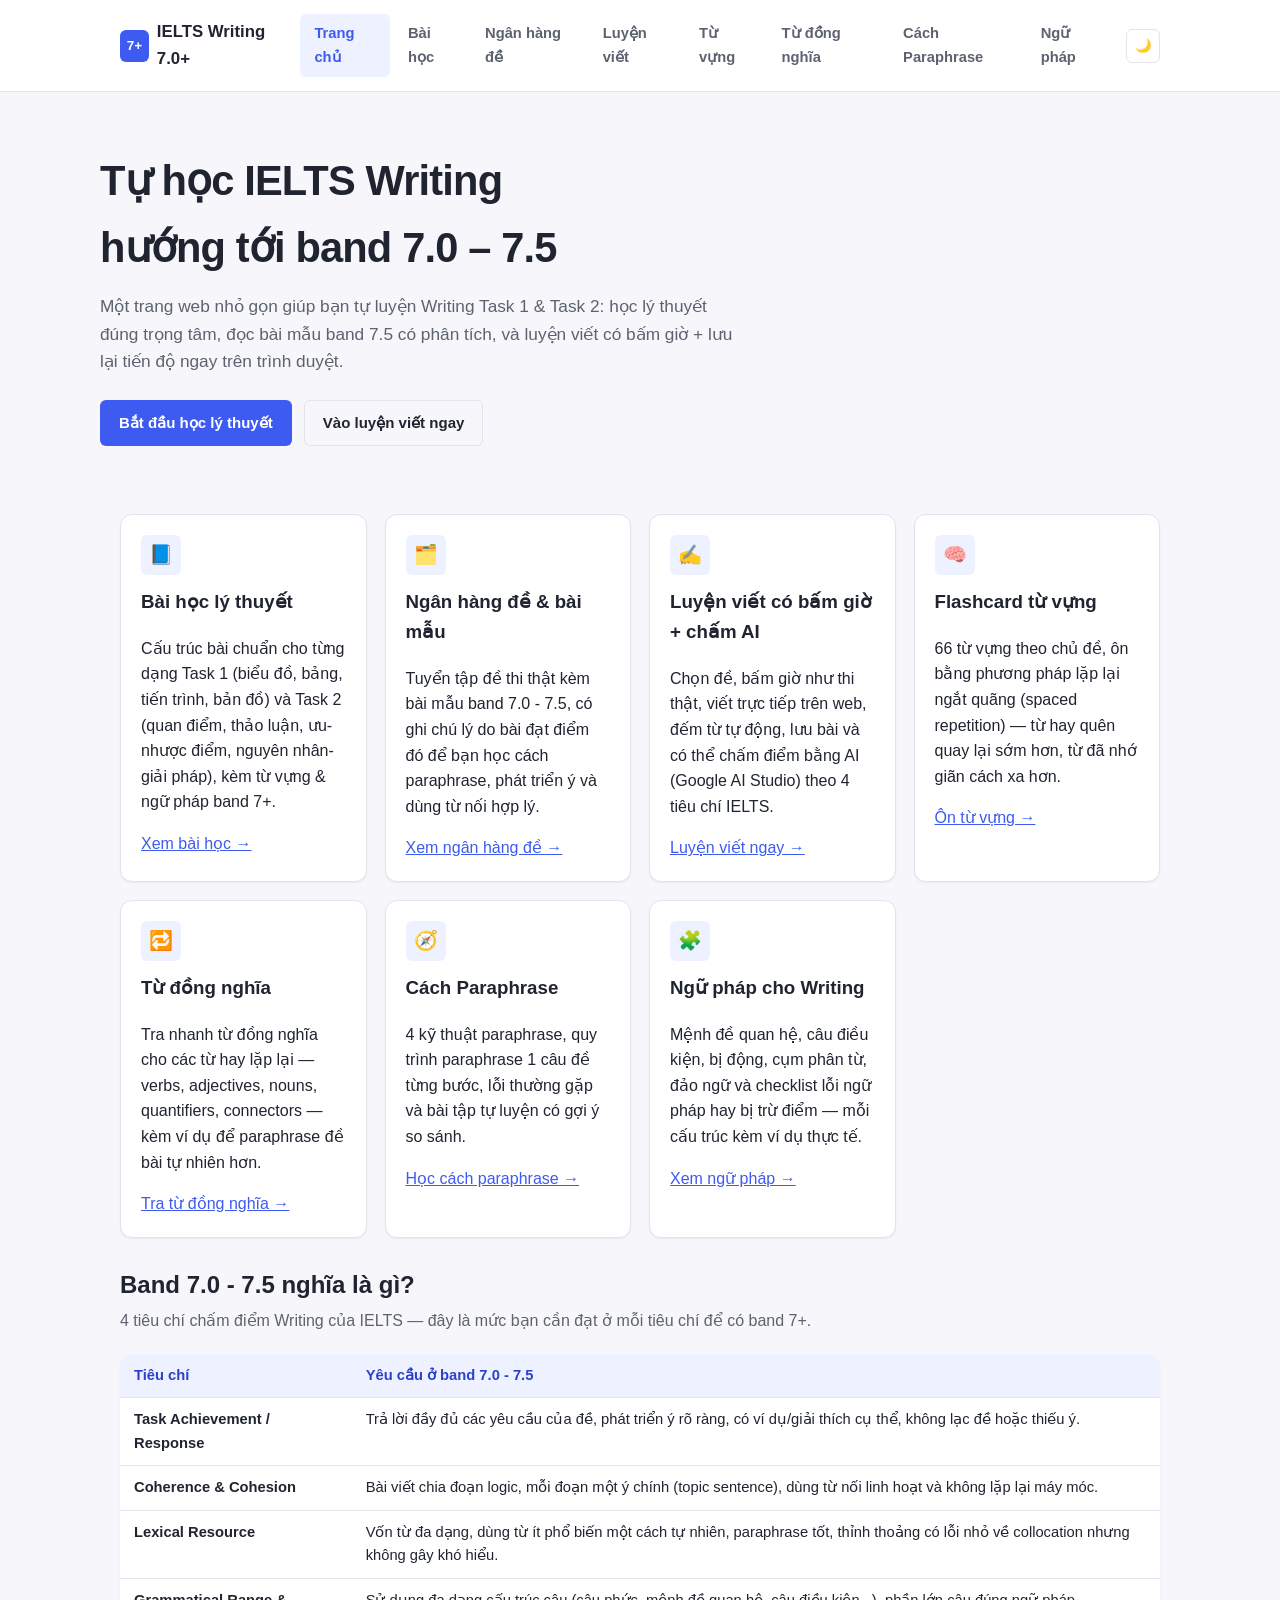
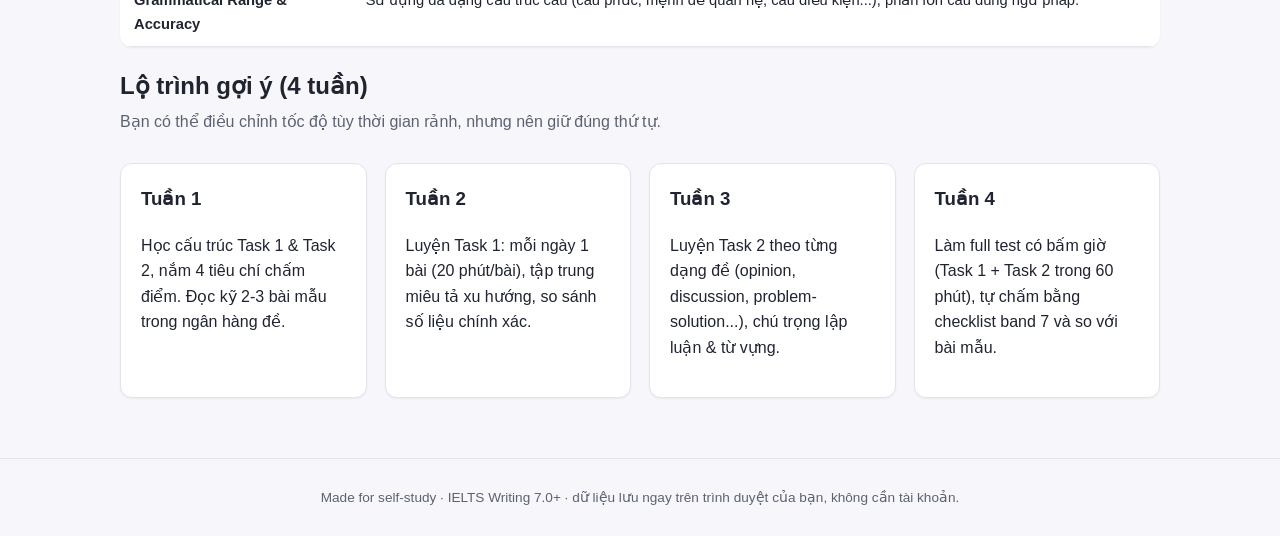
<file: index.html>
<!DOCTYPE html>
<html lang="vi">
<head>
<meta charset="UTF-8">
<meta name="viewport" content="width=device-width, initial-scale=1.0">
<title>IELTS Writing 7.0+ | Tự học Writing IELTS</title>
<meta name="description" content="Website tự học IELTS Writing hướng tới band 7.0 - 7.5: lý thuyết Task 1 & 2, ngân hàng đề kèm bài mẫu, và công cụ luyện viết có lưu bài, theo dõi tiến độ.">
<link rel="manifest" href="manifest.json">
<link rel="icon" href="assets/favicon-32.png" sizes="32x32">
<link rel="apple-touch-icon" href="assets/icon-192.png">
<meta name="theme-color" content="#3d5af1">
<link rel="stylesheet" href="css/style.css">
</head>
<body>

<header class="site-header">
  <nav class="nav">
    <a href="index.html" class="nav-brand">
      <span class="logo-badge">7+</span>
      IELTS Writing 7.0+
    </a>
    <ul class="nav-links">
      <li><a href="index.html">Trang chủ</a></li>
      <li><a href="lessons.html">Bài học</a></li>
      <li><a href="question-bank.html">Ngân hàng đề</a></li>
      <li><a href="practice.html">Luyện viết</a></li>
      <li><a href="flashcards.html">Từ vựng</a></li>
      <li><a href="paraphrase.html">Từ đồng nghĩa</a></li>
      <li><a href="paraphrase-guide.html">Cách Paraphrase</a></li>
      <li><a href="grammar.html">Ngữ pháp</a></li>
    </ul>
    <div style="display:flex; align-items:center; gap:8px;">
      <button class="theme-toggle" title="Đổi giao diện sáng/tối">🌙</button>
      <button class="nav-toggle" aria-label="Mở menu">☰</button>
    </div>
  </nav>
</header>

<main>
  <div class="container hero">
    <h1>Tự học IELTS Writing<br>hướng tới band 7.0 – 7.5</h1>
    <p class="lead">
      Một trang web nhỏ gọn giúp bạn tự luyện Writing Task 1 &amp; Task 2: học lý thuyết đúng trọng tâm,
      đọc bài mẫu band 7.5 có phân tích, và luyện viết có bấm giờ + lưu lại tiến độ ngay trên trình duyệt.
    </p>
    <div class="hero-actions">
      <a href="lessons.html" class="btn btn-primary">Bắt đầu học lý thuyết</a>
      <a href="practice.html" class="btn btn-ghost">Vào luyện viết ngay</a>
    </div>
  </div>

  <div class="container">
    <div class="grid">
      <div class="card">
        <div class="card-icon">📘</div>
        <h3>Bài học lý thuyết</h3>
        <p>Cấu trúc bài chuẩn cho từng dạng Task 1 (biểu đồ, bảng, tiến trình, bản đồ) và Task 2
        (quan điểm, thảo luận, ưu-nhược điểm, nguyên nhân-giải pháp), kèm từ vựng &amp; ngữ pháp band 7+.</p>
        <a href="lessons.html">Xem bài học →</a>
      </div>
      <div class="card">
        <div class="card-icon">🗂️</div>
        <h3>Ngân hàng đề &amp; bài mẫu</h3>
        <p>Tuyển tập đề thi thật kèm bài mẫu band 7.0 - 7.5, có ghi chú lý do bài đạt điểm đó
        để bạn học cách paraphrase, phát triển ý và dùng từ nối hợp lý.</p>
        <a href="question-bank.html">Xem ngân hàng đề →</a>
      </div>
      <div class="card">
        <div class="card-icon">✍️</div>
        <h3>Luyện viết có bấm giờ + chấm AI</h3>
        <p>Chọn đề, bấm giờ như thi thật, viết trực tiếp trên web, đếm từ tự động, lưu bài
        và có thể chấm điểm bằng AI (Google AI Studio) theo 4 tiêu chí IELTS.</p>
        <a href="practice.html">Luyện viết ngay →</a>
      </div>
      <div class="card">
        <div class="card-icon">🧠</div>
        <h3>Flashcard từ vựng</h3>
        <p>66 từ vựng theo chủ đề, ôn bằng phương pháp lặp lại ngắt quãng (spaced repetition)
        — từ hay quên quay lại sớm hơn, từ đã nhớ giãn cách xa hơn.</p>
        <a href="flashcards.html">Ôn từ vựng →</a>
      </div>
      <div class="card">
        <div class="card-icon">🔁</div>
        <h3>Từ đồng nghĩa</h3>
        <p>Tra nhanh từ đồng nghĩa cho các từ hay lặp lại — verbs, adjectives, nouns,
        quantifiers, connectors — kèm ví dụ để paraphrase đề bài tự nhiên hơn.</p>
        <a href="paraphrase.html">Tra từ đồng nghĩa →</a>
      </div>
      <div class="card">
        <div class="card-icon">🧭</div>
        <h3>Cách Paraphrase</h3>
        <p>4 kỹ thuật paraphrase, quy trình paraphrase 1 câu đề từng bước, lỗi thường gặp
        và bài tập tự luyện có gợi ý so sánh.</p>
        <a href="paraphrase-guide.html">Học cách paraphrase →</a>
      </div>
      <div class="card">
        <div class="card-icon">🧩</div>
        <h3>Ngữ pháp cho Writing</h3>
        <p>Mệnh đề quan hệ, câu điều kiện, bị động, cụm phân từ, đảo ngữ và checklist
        lỗi ngữ pháp hay bị trừ điểm — mỗi cấu trúc kèm ví dụ thực tế.</p>
        <a href="grammar.html">Xem ngữ pháp →</a>
      </div>
    </div>
  </div>

  <section class="container">
    <h2>Band 7.0 - 7.5 nghĩa là gì?</h2>
    <p class="section-sub">4 tiêu chí chấm điểm Writing của IELTS — đây là mức bạn cần đạt ở mỗi tiêu chí để có band 7+.</p>
    <table>
      <thead>
        <tr>
          <th>Tiêu chí</th>
          <th>Yêu cầu ở band 7.0 - 7.5</th>
        </tr>
      </thead>
      <tbody>
        <tr>
          <td><strong>Task Achievement / Response</strong></td>
          <td>Trả lời đầy đủ các yêu cầu của đề, phát triển ý rõ ràng, có ví dụ/giải thích cụ thể, không lạc đề hoặc thiếu ý.</td>
        </tr>
        <tr>
          <td><strong>Coherence &amp; Cohesion</strong></td>
          <td>Bài viết chia đoạn logic, mỗi đoạn một ý chính (topic sentence), dùng từ nối linh hoạt và không lặp lại máy móc.</td>
        </tr>
        <tr>
          <td><strong>Lexical Resource</strong></td>
          <td>Vốn từ đa dạng, dùng từ ít phổ biến một cách tự nhiên, paraphrase tốt, thỉnh thoảng có lỗi nhỏ về collocation nhưng không gây khó hiểu.</td>
        </tr>
        <tr>
          <td><strong>Grammatical Range &amp; Accuracy</strong></td>
          <td>Sử dụng đa dạng cấu trúc câu (câu phức, mệnh đề quan hệ, câu điều kiện...), phần lớn câu đúng ngữ pháp.</td>
        </tr>
      </tbody>
    </table>
  </section>

  <section class="container">
    <h2>Lộ trình gợi ý (4 tuần)</h2>
    <p class="section-sub">Bạn có thể điều chỉnh tốc độ tùy thời gian rảnh, nhưng nên giữ đúng thứ tự.</p>
    <div class="grid">
      <div class="card">
        <h3>Tuần 1</h3>
        <p>Học cấu trúc Task 1 &amp; Task 2, nắm 4 tiêu chí chấm điểm. Đọc kỹ 2-3 bài mẫu trong ngân hàng đề.</p>
      </div>
      <div class="card">
        <h3>Tuần 2</h3>
        <p>Luyện Task 1: mỗi ngày 1 bài (20 phút/bài), tập trung miêu tả xu hướng, so sánh số liệu chính xác.</p>
      </div>
      <div class="card">
        <h3>Tuần 3</h3>
        <p>Luyện Task 2 theo từng dạng đề (opinion, discussion, problem-solution...), chú trọng lập luận &amp; từ vựng.</p>
      </div>
      <div class="card">
        <h3>Tuần 4</h3>
        <p>Làm full test có bấm giờ (Task 1 + Task 2 trong 60 phút), tự chấm bằng checklist band 7 và so với bài mẫu.</p>
      </div>
    </div>
  </section>
</main>

<footer class="site-footer">
  <div class="container">
    Made for self-study &middot; IELTS Writing 7.0+ &middot; dữ liệu lưu ngay trên trình duyệt của bạn, không cần tài khoản.
  </div>
</footer>

<script src="js/main.js"></script>
</body>
</html>
</file>
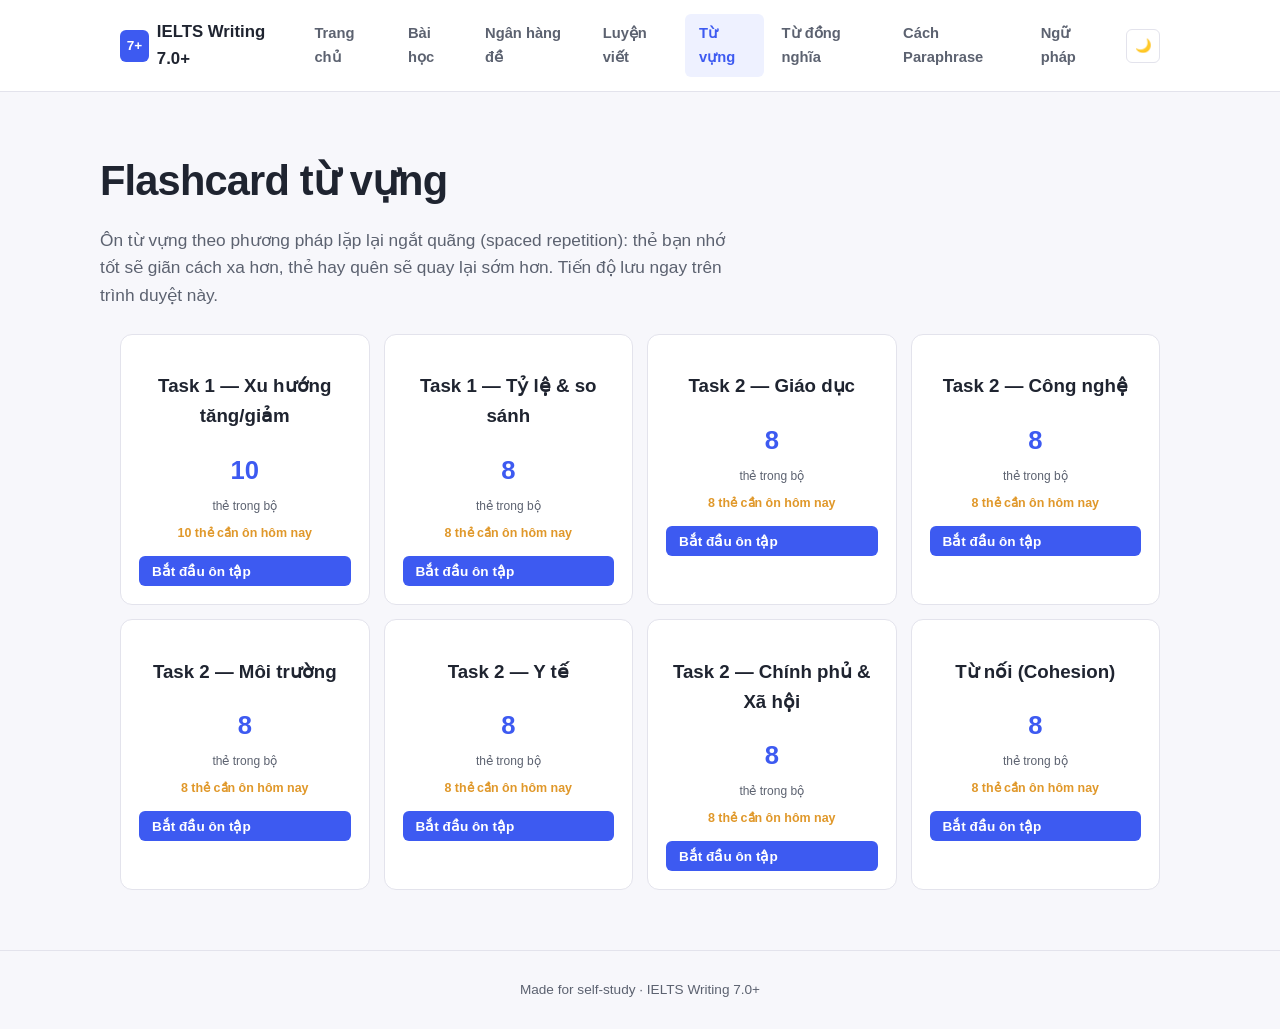
<file: flashcards.html>
<!DOCTYPE html>
<html lang="vi">
<head>
<meta charset="UTF-8">
<meta name="viewport" content="width=device-width, initial-scale=1.0">
<title>Flashcard từ vựng | IELTS Writing 7.0+</title>
<meta name="description" content="Ôn từ vựng IELTS Writing bằng flashcard với lặp lại ngắt quãng (spaced repetition), lưu tiến độ ngay trên trình duyệt.">
<link rel="manifest" href="manifest.json">
<link rel="icon" href="assets/favicon-32.png" sizes="32x32">
<link rel="apple-touch-icon" href="assets/icon-192.png">
<meta name="theme-color" content="#3d5af1">
<link rel="stylesheet" href="css/style.css">
</head>
<body>

<header class="site-header">
  <nav class="nav">
    <a href="index.html" class="nav-brand">
      <span class="logo-badge">7+</span>
      IELTS Writing 7.0+
    </a>
    <ul class="nav-links">
      <li><a href="index.html">Trang chủ</a></li>
      <li><a href="lessons.html">Bài học</a></li>
      <li><a href="question-bank.html">Ngân hàng đề</a></li>
      <li><a href="practice.html">Luyện viết</a></li>
      <li><a href="flashcards.html">Từ vựng</a></li>
      <li><a href="paraphrase.html">Từ đồng nghĩa</a></li>
      <li><a href="paraphrase-guide.html">Cách Paraphrase</a></li>
      <li><a href="grammar.html">Ngữ pháp</a></li>
    </ul>
    <div style="display:flex; align-items:center; gap:8px;">
      <button class="theme-toggle" title="Đổi giao diện sáng/tối">🌙</button>
      <button class="nav-toggle" aria-label="Mở menu">☰</button>
    </div>
  </nav>
</header>

<main>
  <div class="container hero" style="padding-bottom:0;">
    <h1>Flashcard từ vựng</h1>
    <p class="lead">Ôn từ vựng theo phương pháp lặp lại ngắt quãng (spaced repetition): thẻ bạn nhớ tốt sẽ giãn cách xa hơn, thẻ hay quên sẽ quay lại sớm hơn. Tiến độ lưu ngay trên trình duyệt này.</p>
  </div>

  <div id="deck-view" class="container">
    <div class="deck-grid" id="deck-grid"></div>
  </div>

  <div id="study-view" class="container" style="display:none;">
    <button class="btn btn-ghost btn-sm" id="back-to-decks">← Quay lại danh sách bộ thẻ</button>

    <div class="flash-stage">
      <p class="flash-progress" id="flash-progress"></p>
      <div class="flash-card" id="flash-card">
        <div class="flash-term" id="flash-term"></div>
        <div class="flash-meaning" id="flash-meaning"></div>
        <div class="flash-example" id="flash-example"></div>
        <div class="flash-hint" id="flash-hint">Bấm vào thẻ để xem nghĩa</div>
      </div>
      <div class="flash-rate-row" id="flash-rate-row" style="display:none;">
        <button class="btn btn-danger btn-sm" data-rate="again">Quên</button>
        <button class="btn btn-ghost btn-sm" data-rate="good">Nhớ</button>
        <button class="btn btn-primary btn-sm" data-rate="easy">Dễ</button>
      </div>
    </div>
  </div>
</main>

<footer class="site-footer">
  <div class="container">
    Made for self-study &middot; IELTS Writing 7.0+
  </div>
</footer>

<script src="js/main.js"></script>
<script src="js/vocab-data.js"></script>
<script src="js/flashcards.js"></script>
</body>
</html>
</file>
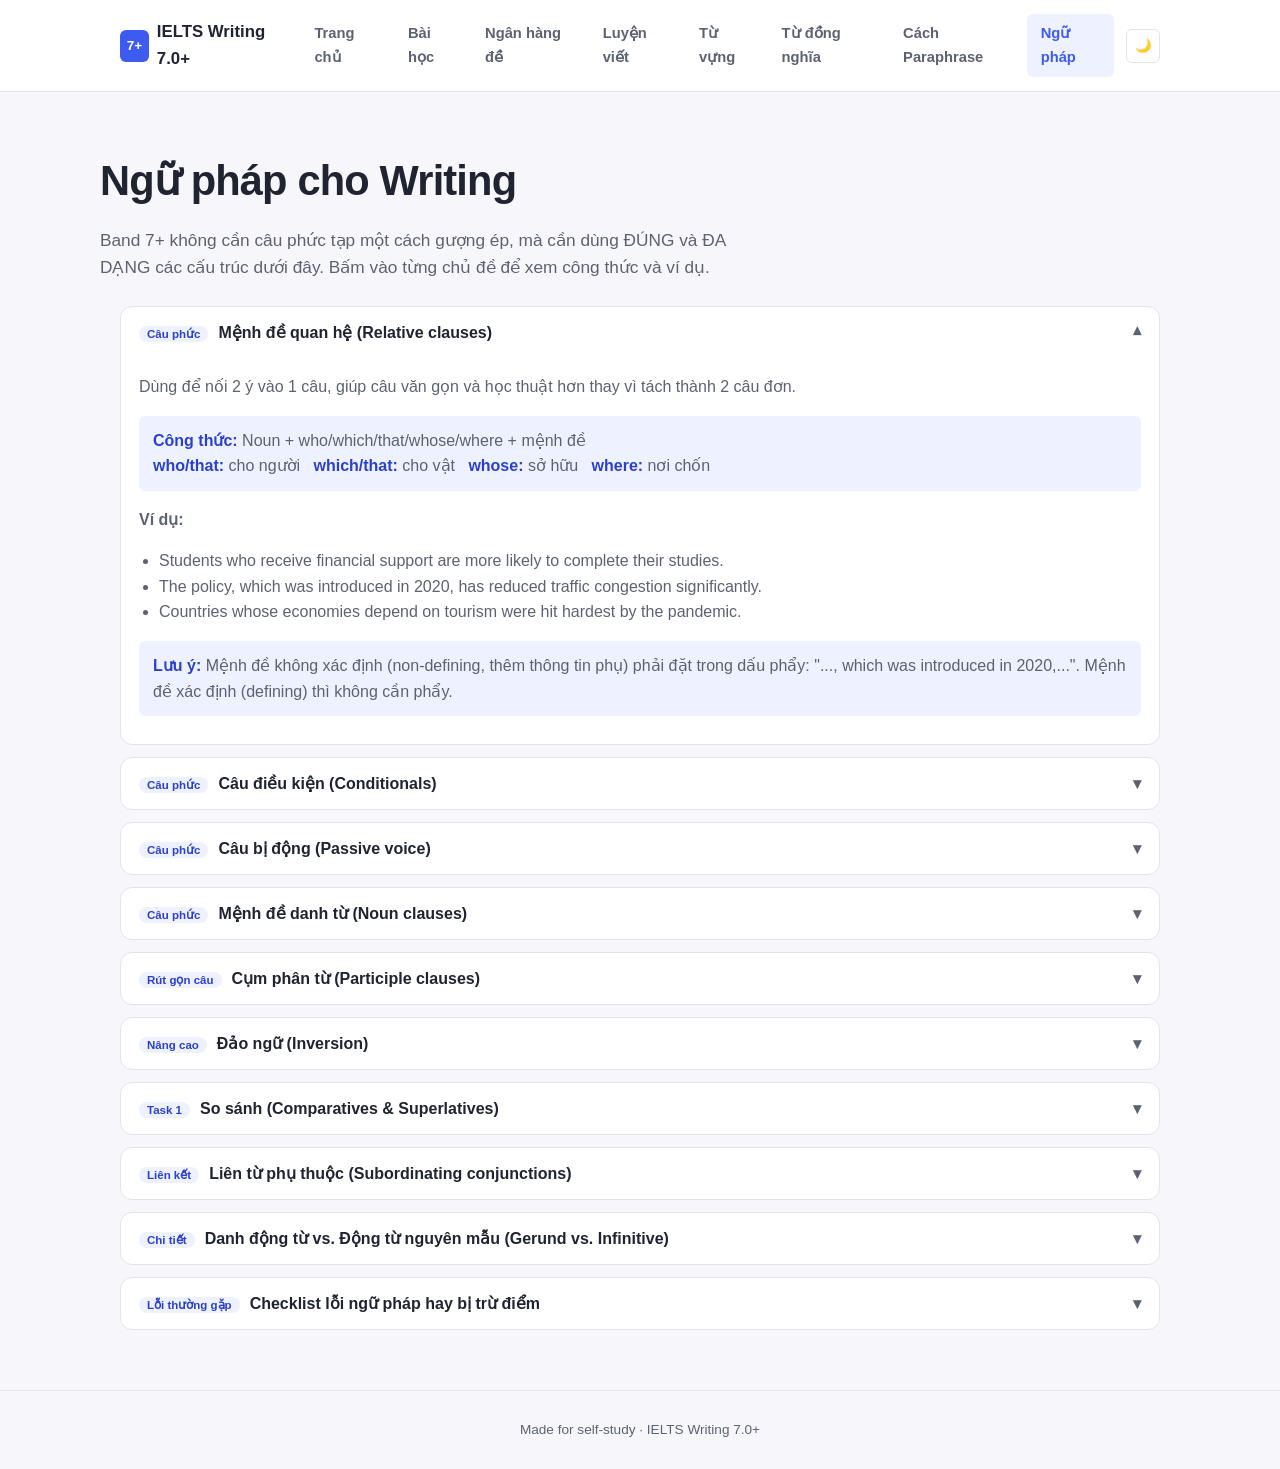
<file: grammar.html>
<!DOCTYPE html>
<html lang="vi">
<head>
<meta charset="UTF-8">
<meta name="viewport" content="width=device-width, initial-scale=1.0">
<title>Ngữ pháp cho Writing | IELTS Writing 7.0+</title>
<meta name="description" content="Ngữ pháp trọng tâm cho IELTS Writing band 7.0+: mệnh đề quan hệ, câu điều kiện, bị động, cụm phân từ, đảo ngữ và các lỗi thường gặp.">
<link rel="manifest" href="manifest.json">
<link rel="icon" href="assets/favicon-32.png" sizes="32x32">
<link rel="apple-touch-icon" href="assets/icon-192.png">
<meta name="theme-color" content="#3d5af1">
<link rel="stylesheet" href="css/style.css">
</head>
<body>

<header class="site-header">
  <nav class="nav">
    <a href="index.html" class="nav-brand">
      <span class="logo-badge">7+</span>
      IELTS Writing 7.0+
    </a>
    <ul class="nav-links">
      <li><a href="index.html">Trang chủ</a></li>
      <li><a href="lessons.html">Bài học</a></li>
      <li><a href="question-bank.html">Ngân hàng đề</a></li>
      <li><a href="practice.html">Luyện viết</a></li>
      <li><a href="flashcards.html">Từ vựng</a></li>
      <li><a href="paraphrase.html">Từ đồng nghĩa</a></li>
      <li><a href="paraphrase-guide.html">Cách Paraphrase</a></li>
      <li><a href="grammar.html">Ngữ pháp</a></li>
    </ul>
    <div style="display:flex; align-items:center; gap:8px;">
      <button class="theme-toggle" title="Đổi giao diện sáng/tối">🌙</button>
      <button class="nav-toggle" aria-label="Mở menu">☰</button>
    </div>
  </nav>
</header>

<main>
  <div class="container hero" style="padding-bottom:0;">
    <h1>Ngữ pháp cho Writing</h1>
    <p class="lead">Band 7+ không cần câu phức tạp một cách gượng ép, mà cần dùng ĐÚNG và ĐA DẠNG các cấu trúc dưới đây. Bấm vào từng chủ đề để xem công thức và ví dụ.</p>
  </div>

  <div class="container">
    <div class="accordion" id="grammar-accordion">

      <div class="accordion-item open">
        <button class="accordion-trigger">
          <span><span class="chip">Câu phức</span>Mệnh đề quan hệ (Relative clauses)</span>
          <span class="arrow">▾</span>
        </button>
        <div class="accordion-panel">
          <p>Dùng để nối 2 ý vào 1 câu, giúp câu văn gọn và học thuật hơn thay vì tách thành 2 câu đơn.</p>
          <div class="vocab-box">
            <strong>Công thức:</strong> Noun + who/which/that/whose/where + mệnh đề<br>
            <strong>who/that:</strong> cho người &nbsp; <strong>which/that:</strong> cho vật &nbsp; <strong>whose:</strong> sở hữu &nbsp; <strong>where:</strong> nơi chốn
          </div>
          <p><strong>Ví dụ:</strong></p>
          <ul>
            <li>Students who receive financial support are more likely to complete their studies.</li>
            <li>The policy, which was introduced in 2020, has reduced traffic congestion significantly.</li>
            <li>Countries whose economies depend on tourism were hit hardest by the pandemic.</li>
          </ul>
          <div class="vocab-box"><strong>Lưu ý:</strong> Mệnh đề không xác định (non-defining, thêm thông tin phụ) phải đặt trong dấu phẩy: "..., which was introduced in 2020,...". Mệnh đề xác định (defining) thì không cần phẩy.</div>
        </div>
      </div>

      <div class="accordion-item">
        <button class="accordion-trigger">
          <span><span class="chip">Câu phức</span>Câu điều kiện (Conditionals)</span>
          <span class="arrow">▾</span>
        </button>
        <div class="accordion-panel">
          <p>Rất hữu ích khi bàn về hệ quả/giải pháp trong Task 2 (dạng problem-solution, discussion).</p>
          <div class="vocab-box">
            <strong>Loại 1 (khả năng thật):</strong> If + S + V(hiện tại), S + will + V<br>
            <em>If governments invest more in renewable energy, pollution will decrease.</em>
          </div>
          <div class="vocab-box">
            <strong>Loại 2 (giả định không có thật ở hiện tại):</strong> If + S + V(quá khứ), S + would + V<br>
            <em>If public transport were free, more people would give up their cars.</em>
          </div>
          <div class="vocab-box">
            <strong>Loại 3 (giả định trái với quá khứ):</strong> If + S + had + V3, S + would have + V3<br>
            <em>If the government had acted sooner, the crisis would not have escalated.</em>
          </div>
          <p><strong>Mẹo band 7+:</strong> Loại 2 (unreal present) rất hay dùng để đề xuất giải pháp mang tính giả định — nghe học thuật và tự nhiên hơn "if... will".</p>
        </div>
      </div>

      <div class="accordion-item">
        <button class="accordion-trigger">
          <span><span class="chip">Câu phức</span>Câu bị động (Passive voice)</span>
          <span class="arrow">▾</span>
        </button>
        <div class="accordion-panel">
          <p>Dùng khi muốn nhấn mạnh hành động/đối tượng bị tác động thay vì người thực hiện — rất phù hợp cho Task 1 (process) và Task 2 khi nói về chính sách, hiện tượng xã hội.</p>
          <div class="vocab-box">
            <strong>Công thức:</strong> S + be + V3/ed (+ by + tác nhân, nếu cần)
          </div>
          <ul>
            <li>It is often argued that traditional education is being replaced by online learning.</li>
            <li>The raw materials are transported to the factory, where they are sorted and cleaned.</li>
            <li>Stricter regulations should be imposed on companies that pollute rivers.</li>
          </ul>
          <div class="vocab-box"><strong>Cấu trúc hay dùng:</strong> "It is widely believed that...", "It has been suggested that..." — cách paraphrase khách quan, tránh nói "I think" quá nhiều lần.</div>
        </div>
      </div>

      <div class="accordion-item">
        <button class="accordion-trigger">
          <span><span class="chip">Câu phức</span>Mệnh đề danh từ (Noun clauses)</span>
          <span class="arrow">▾</span>
        </button>
        <div class="accordion-panel">
          <p>Một mệnh đề đóng vai trò như 1 danh từ (làm chủ ngữ, tân ngữ). Giúp câu văn phức tạp hơn về mặt cấu trúc mà vẫn rõ nghĩa.</p>
          <div class="vocab-box">
            <strong>Công thức:</strong> that/what/whether/how + mệnh đề, đóng vai trò chủ ngữ hoặc tân ngữ
          </div>
          <ul>
            <li>What concerns many parents is the amount of time children spend online. <em>(làm chủ ngữ)</em></li>
            <li>Research shows that sleep quality directly affects academic performance. <em>(làm tân ngữ)</em></li>
            <li>Whether remote work improves productivity remains a subject of debate. <em>(làm chủ ngữ)</em></li>
          </ul>
        </div>
      </div>

      <div class="accordion-item">
        <button class="accordion-trigger">
          <span><span class="chip">Rút gọn câu</span>Cụm phân từ (Participle clauses)</span>
          <span class="arrow">▾</span>
        </button>
        <div class="accordion-panel">
          <p>Dùng để rút gọn 2 mệnh đề có cùng chủ ngữ thành 1 câu ngắn gọn, tạo cảm giác văn phong học thuật.</p>
          <div class="vocab-box">
            <strong>V-ing (chủ động):</strong> Having + V3 (hoàn thành trước) hoặc V-ing (đồng thời)<br>
            <strong>V-ed (bị động):</strong> khi chủ ngữ bị tác động
          </div>
          <ul>
            <li>Having spent years studying abroad, many graduates struggle to reintegrate into local job markets.</li>
            <li>Faced with rising costs, small businesses are increasingly turning to automation.</li>
            <li>Governments investing in public transport tend to see reduced traffic congestion.</li>
          </ul>
          <div class="vocab-box"><strong>Lưu ý:</strong> Chủ ngữ của mệnh đề chính phải trùng với chủ ngữ ngầm của cụm phân từ, nếu không câu sẽ bị lỗi "dangling participle" (chủ ngữ treo).</div>
        </div>
      </div>

      <div class="accordion-item">
        <button class="accordion-trigger">
          <span><span class="chip">Nâng cao</span>Đảo ngữ (Inversion)</span>
          <span class="arrow">▾</span>
        </button>
        <div class="accordion-panel">
          <p>Dùng có chọn lọc (1-2 lần/bài) để tạo điểm nhấn — lạm dụng sẽ khiến văn phong gượng ép.</p>
          <ul>
            <li>Not only does remote work save commuting time, but it also improves work-life balance.</li>
            <li>Rarely do governments consider the long-term environmental cost of rapid industrialisation.</li>
            <li>Never has technology played such a central role in education as it does today.</li>
          </ul>
          <div class="vocab-box"><strong>Công thức chung:</strong> Trạng từ phủ định/giới hạn (Not only, Rarely, Never, Seldom) + trợ động từ + chủ ngữ + động từ chính.</div>
        </div>
      </div>

      <div class="accordion-item">
        <button class="accordion-trigger">
          <span><span class="chip">Task 1</span>So sánh (Comparatives &amp; Superlatives)</span>
          <span class="arrow">▾</span>
        </button>
        <div class="accordion-panel">
          <p>Bắt buộc phải dùng chính xác cho Task 1 khi so sánh số liệu giữa các đối tượng.</p>
          <ul>
            <li>Museum A attracted far more visitors than Museum C by the end of the period.</li>
            <li>Housing accounted for a considerably larger share of spending than clothing.</li>
            <li>Sydney had the highest population of the three cities throughout the period.</li>
            <li>Country B's teaching hours were almost twice as high as those of Country C.</li>
          </ul>
          <div class="vocab-box"><strong>Mẫu câu nâng cao:</strong> "X was marginally/significantly/considerably higher/lower than Y" — thay đổi trạng từ để thể hiện mức độ chênh lệch chính xác.</div>
        </div>
      </div>

      <div class="accordion-item">
        <button class="accordion-trigger">
          <span><span class="chip">Liên kết</span>Liên từ phụ thuộc (Subordinating conjunctions)</span>
          <span class="arrow">▾</span>
        </button>
        <div class="accordion-panel">
          <p>Kết nối mệnh đề phụ với mệnh đề chính trong CÙNG một câu — khác với từ nối (linking words) vốn đứng đầu câu độc lập.</p>
          <div class="vocab-box">
            <strong>Nhượng bộ:</strong> although, even though, while<br>
            <strong>Tương phản:</strong> whereas, while<br>
            <strong>Nguyên nhân:</strong> since, as, given that<br>
            <strong>Điều kiện:</strong> provided that, unless, as long as
          </div>
          <ul>
            <li>Although online learning offers flexibility, it lacks face-to-face interaction.</li>
            <li>Whereas older employees value job security, younger workers often prioritise flexibility.</li>
            <li>Given that resources are limited, governments must prioritise essential services.</li>
          </ul>
        </div>
      </div>

      <div class="accordion-item">
        <button class="accordion-trigger">
          <span><span class="chip">Chi tiết</span>Danh động từ vs. Động từ nguyên mẫu (Gerund vs. Infinitive)</span>
          <span class="arrow">▾</span>
        </button>
        <div class="accordion-panel">
          <p>Lỗi phổ biến ngay cả ở trình độ cao — chọn sai dạng sau một số động từ/tính từ nhất định.</p>
          <div class="vocab-box">
            <strong>V-ing sau:</strong> suggest, avoid, consider, involve, risk<br>
            <em>The report suggests investing more in vocational training.</em>
          </div>
          <div class="vocab-box">
            <strong>to-V sau:</strong> tend, aim, afford, decide, fail<br>
            <em>Many developing countries aim to reduce their reliance on fossil fuels.</em>
          </div>
        </div>
      </div>

      <div class="accordion-item">
        <button class="accordion-trigger">
          <span><span class="chip">Lỗi thường gặp</span>Checklist lỗi ngữ pháp hay bị trừ điểm</span>
          <span class="arrow">▾</span>
        </button>
        <div class="accordion-panel">
          <ul>
            <li><strong>Chia động từ theo chủ ngữ (subject-verb agreement):</strong> "The number of students has increased" (KHÔNG phải "have"), vì "the number of" là chủ ngữ số ít.</li>
            <li><strong>Câu chạy (run-on sentences):</strong> Không nối 2 mệnh đề độc lập chỉ bằng dấu phẩy — cần liên từ hoặc chấm câu: "..., however," hoặc dùng dấu chấm phẩy.</li>
            <li><strong>Mạo từ (a/an/the):</strong> "the environment" (xác định) vs "an environment" (chung chung) — sai mạo từ là lỗi rất phổ biến làm giảm điểm Grammar.</li>
            <li><strong>Nhất quán thì (tense consistency):</strong> Task 1 miêu tả quá khứ phải giữ nguyên thì quá khứ xuyên suốt đoạn đó, không nhảy sang hiện tại.</li>
            <li><strong>Số ít/số nhiều:</strong> "information", "equipment", "research" là danh từ không đếm được — luôn chia động từ số ít và không thêm "s".</li>
            <li><strong>Giới từ cố định (collocation):</strong> "responsible FOR", "benefit FROM", "invest IN" — sai giới từ tuy nhỏ nhưng lặp lại nhiều sẽ ảnh hưởng Lexical Resource.</li>
          </ul>
        </div>
      </div>

    </div>
  </div>
</main>

<footer class="site-footer">
  <div class="container">
    Made for self-study &middot; IELTS Writing 7.0+
  </div>
</footer>

<script src="js/main.js"></script>
<script>
  document.querySelectorAll(".accordion").forEach(initAccordion);
</script>
</body>
</html>
</file>
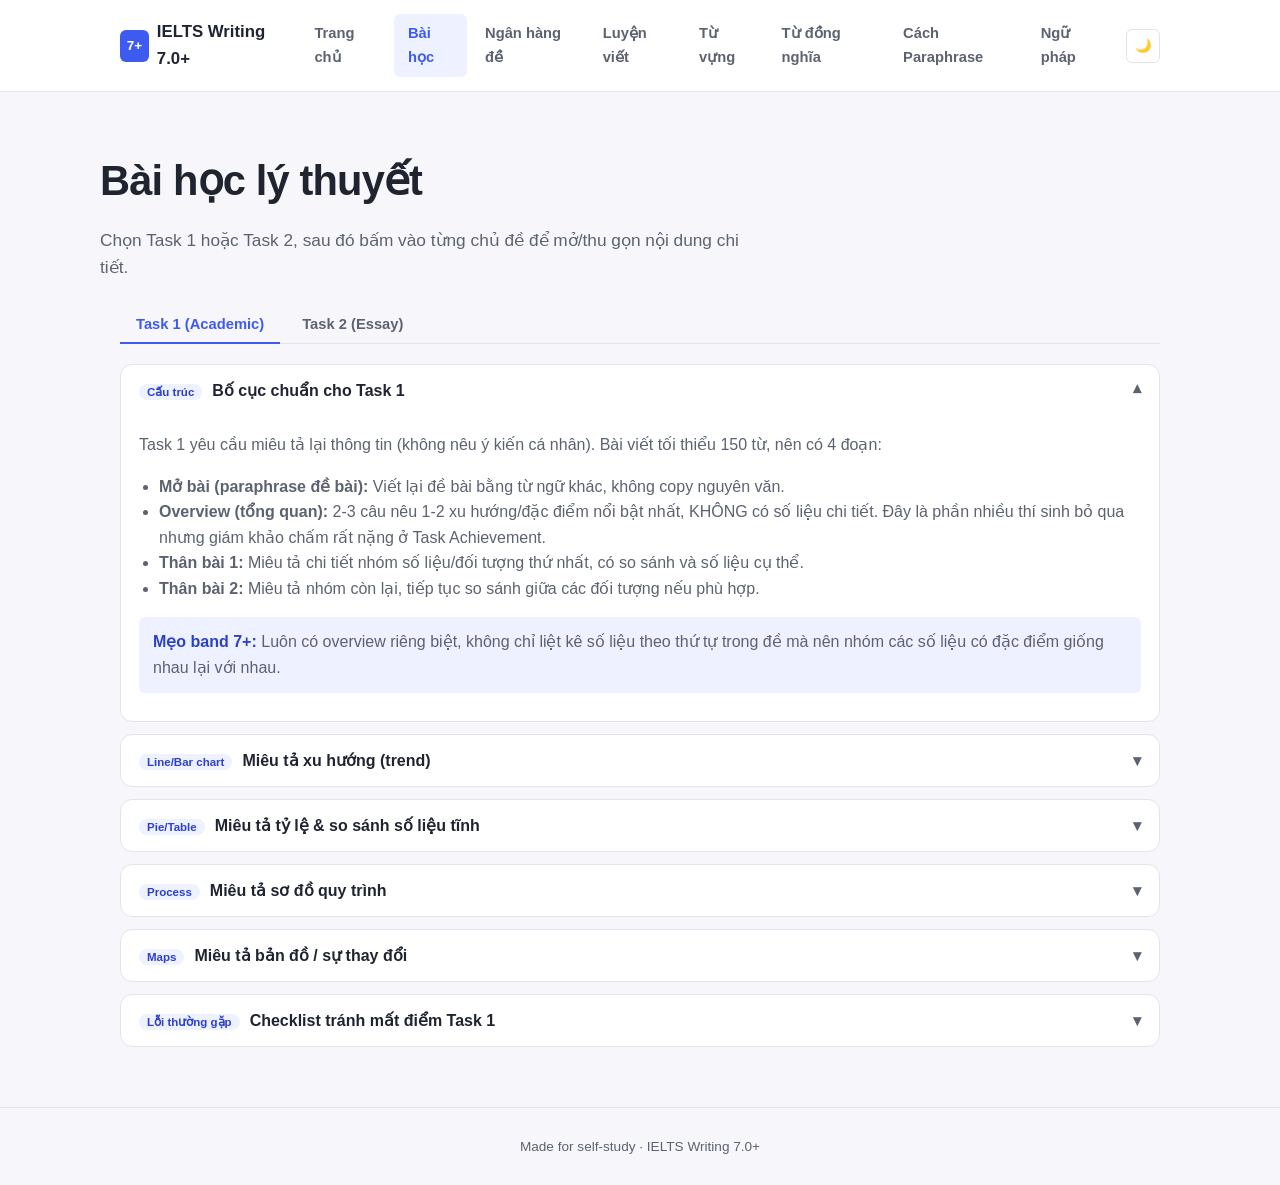
<file: lessons.html>
<!DOCTYPE html>
<html lang="vi">
<head>
<meta charset="UTF-8">
<meta name="viewport" content="width=device-width, initial-scale=1.0">
<title>Bài học | IELTS Writing 7.0+</title>
<meta name="description" content="Lý thuyết IELTS Writing Task 1 và Task 2: cấu trúc bài, từ vựng, ngữ pháp và lỗi thường gặp để đạt band 7.0 - 7.5.">
<link rel="manifest" href="manifest.json">
<link rel="icon" href="assets/favicon-32.png" sizes="32x32">
<link rel="apple-touch-icon" href="assets/icon-192.png">
<meta name="theme-color" content="#3d5af1">
<link rel="stylesheet" href="css/style.css">
</head>
<body>

<header class="site-header">
  <nav class="nav">
    <a href="index.html" class="nav-brand">
      <span class="logo-badge">7+</span>
      IELTS Writing 7.0+
    </a>
    <ul class="nav-links">
      <li><a href="index.html">Trang chủ</a></li>
      <li><a href="lessons.html">Bài học</a></li>
      <li><a href="question-bank.html">Ngân hàng đề</a></li>
      <li><a href="practice.html">Luyện viết</a></li>
      <li><a href="flashcards.html">Từ vựng</a></li>
      <li><a href="paraphrase.html">Từ đồng nghĩa</a></li>
      <li><a href="paraphrase-guide.html">Cách Paraphrase</a></li>
      <li><a href="grammar.html">Ngữ pháp</a></li>
    </ul>
    <div style="display:flex; align-items:center; gap:8px;">
      <button class="theme-toggle" title="Đổi giao diện sáng/tối">🌙</button>
      <button class="nav-toggle" aria-label="Mở menu">☰</button>
    </div>
  </nav>
</header>

<main>
  <div class="container hero" style="padding-bottom:0;">
    <h1>Bài học lý thuyết</h1>
    <p class="lead">Chọn Task 1 hoặc Task 2, sau đó bấm vào từng chủ đề để mở/thu gọn nội dung chi tiết.</p>
  </div>

  <div class="container">
    <div class="tabs" id="lesson-tabs">
      <button class="tab-btn active" data-tab="task1">Task 1 (Academic)</button>
      <button class="tab-btn" data-tab="task2">Task 2 (Essay)</button>
    </div>

    <!-- ========== TASK 1 ========== -->
    <div class="tab-panel active" data-tab="task1">
      <div class="accordion" id="acc-task1">

        <div class="accordion-item open">
          <button class="accordion-trigger">
            <span><span class="chip">Cấu trúc</span>Bố cục chuẩn cho Task 1</span>
            <span class="arrow">▾</span>
          </button>
          <div class="accordion-panel">
            <p>Task 1 yêu cầu miêu tả lại thông tin (không nêu ý kiến cá nhân). Bài viết tối thiểu 150 từ, nên có 4 đoạn:</p>
            <ul>
              <li><strong>Mở bài (paraphrase đề bài):</strong> Viết lại đề bài bằng từ ngữ khác, không copy nguyên văn.</li>
              <li><strong>Overview (tổng quan):</strong> 2-3 câu nêu 1-2 xu hướng/đặc điểm nổi bật nhất, KHÔNG có số liệu chi tiết. Đây là phần nhiều thí sinh bỏ qua nhưng giám khảo chấm rất nặng ở Task Achievement.</li>
              <li><strong>Thân bài 1:</strong> Miêu tả chi tiết nhóm số liệu/đối tượng thứ nhất, có so sánh và số liệu cụ thể.</li>
              <li><strong>Thân bài 2:</strong> Miêu tả nhóm còn lại, tiếp tục so sánh giữa các đối tượng nếu phù hợp.</li>
            </ul>
            <div class="vocab-box">
              <strong>Mẹo band 7+:</strong> Luôn có overview riêng biệt, không chỉ liệt kê số liệu theo thứ tự trong đề mà nên nhóm các số liệu có đặc điểm giống nhau lại với nhau.
            </div>
          </div>
        </div>

        <div class="accordion-item">
          <button class="accordion-trigger">
            <span><span class="chip">Line/Bar chart</span>Miêu tả xu hướng (trend)</span>
            <span class="arrow">▾</span>
          </button>
          <div class="accordion-panel">
            <p>Với biểu đồ đường/cột thể hiện thay đổi theo thời gian, tập trung vào: hướng thay đổi, tốc độ thay đổi, điểm bắt đầu/kết thúc, điểm nổi bật (peak, trough).</p>
            <div class="vocab-box">
              <strong>Động từ chỉ xu hướng tăng:</strong> increase, rise, grow, climb, surge, soar, rocket<br>
              <strong>Động từ chỉ xu hướng giảm:</strong> decrease, decline, drop, fall, plunge, plummet, dip<br>
              <strong>Ổn định / dao động:</strong> remain stable, level off, plateau, fluctuate<br>
              <strong>Trạng từ chỉ tốc độ:</strong> sharply, dramatically, steadily, gradually, slightly, marginally
            </div>
            <p><strong>Cấu trúc câu hay dùng:</strong></p>
            <ul>
              <li>There was a sharp increase in X from Y to Z between 2010 and 2015.</li>
              <li>X rose steadily before levelling off at around Y in 2018.</li>
              <li>X saw a dramatic fall, dropping from Y to Z.</li>
            </ul>
          </div>
        </div>

        <div class="accordion-item">
          <button class="accordion-trigger">
            <span><span class="chip">Pie/Table</span>Miêu tả tỷ lệ &amp; so sánh số liệu tĩnh</span>
            <span class="arrow">▾</span>
          </button>
          <div class="accordion-panel">
            <p>Với biểu đồ tròn hoặc bảng số liệu (không có yếu tố thời gian thay đổi), tập trung so sánh giữa các phần, nhóm các phần có tỷ lệ gần nhau.</p>
            <div class="vocab-box">
              <strong>Từ vựng tỷ lệ:</strong> account for, make up, constitute, represent + %<br>
              <strong>So sánh:</strong> A was more than twice as high as B / A accounted for nearly half of the total, whereas B made up just over a quarter.
            </div>
            <p><strong>Ví dụ câu:</strong> Overall, spending on housing accounted for the largest proportion of household budgets in both years, whereas expenditure on entertainment remained comparatively minor.</p>
          </div>
        </div>

        <div class="accordion-item">
          <button class="accordion-trigger">
            <span><span class="chip">Process</span>Miêu tả sơ đồ quy trình</span>
            <span class="arrow">▾</span>
          </button>
          <div class="accordion-panel">
            <p>Dùng câu bị động (passive voice) vì quy trình thường không nêu rõ ai thực hiện. Dùng từ nối chỉ trình tự thay vì "first, second, third" lặp lại.</p>
            <div class="vocab-box">
              <strong>Từ nối trình tự:</strong> First/Initially, Following this, Once X has been done, Subsequently, After that, Next, Finally<br>
              <strong>Cấu trúc bị động:</strong> The raw materials are transported to the factory, where they are sorted and cleaned.
            </div>
            <p>Nếu có nhiều hơn 1 quy trình (ví dụ so sánh 2 quy trình sản xuất), chia thân bài theo từng quy trình và nêu overview so sánh số bước, điểm bắt đầu/kết thúc.</p>
          </div>
        </div>

        <div class="accordion-item">
          <button class="accordion-trigger">
            <span><span class="chip">Maps</span>Miêu tả bản đồ / sự thay đổi</span>
            <span class="arrow">▾</span>
          </button>
          <div class="accordion-panel">
            <p>So sánh 2 bản đồ (quá khứ - hiện tại/tương lai), tập trung vào những thay đổi rõ rệt nhất, bỏ qua chi tiết không đổi.</p>
            <div class="vocab-box">
              <strong>Từ vựng thay đổi:</strong> be replaced by, be converted into, be transformed into, be demolished, be constructed, give way to<br>
              <strong>Vị trí:</strong> to the north/south of, adjacent to, in the centre of, along the coast
            </div>
          </div>
        </div>

        <div class="accordion-item">
          <button class="accordion-trigger">
            <span><span class="chip">Lỗi thường gặp</span>Checklist tránh mất điểm Task 1</span>
            <span class="arrow">▾</span>
          </button>
          <div class="accordion-panel">
            <ul>
              <li>Thiếu overview hoặc overview có kèm số liệu chi tiết (sai vị trí).</li>
              <li>Nêu ý kiến cá nhân hoặc suy đoán nguyên nhân (Task 1 chỉ miêu tả, không giải thích lý do).</li>
              <li>Copy nguyên câu từ đề bài thay vì paraphrase.</li>
              <li>Miêu tả từng số liệu một cách rời rạc, không so sánh giữa các đối tượng.</li>
              <li>Sai thì: dùng sai thì quá khứ/hiện tại/tương lai so với mốc thời gian trong biểu đồ.</li>
            </ul>
          </div>
        </div>

      </div>
    </div>

    <!-- ========== TASK 2 ========== -->
    <div class="tab-panel" data-tab="task2">
      <div class="accordion" id="acc-task2">

        <div class="accordion-item open">
          <button class="accordion-trigger">
            <span><span class="chip">Cấu trúc</span>Bố cục chuẩn cho Task 2 (4 đoạn)</span>
            <span class="arrow">▾</span>
          </button>
          <div class="accordion-panel">
            <ul>
              <li><strong>Mở bài:</strong> Paraphrase đề bài (1 câu) + Thesis statement nêu rõ quan điểm/hướng bài viết (1 câu).</li>
              <li><strong>Thân bài 1:</strong> 1 ý chính (topic sentence) + giải thích (explain) + ví dụ cụ thể (example) + kết ý (linking sentence, tùy chọn).</li>
              <li><strong>Thân bài 2:</strong> Cấu trúc tương tự thân bài 1, với ý khác.</li>
              <li><strong>Kết bài:</strong> Tóm tắt lại quan điểm (paraphrase thesis), không đưa ý mới.</li>
            </ul>
            <div class="vocab-box">
              <strong>Nguyên tắc "1 đoạn 1 ý":</strong> Mỗi thân bài chỉ nên phát triển SÂU một ý duy nhất (explain + example) thay vì liệt kê nhiều ý hời hợt. Đây là yếu tố quan trọng nhất để đạt Task Response band 7+.
            </div>
          </div>
        </div>

        <div class="accordion-item">
          <button class="accordion-trigger">
            <span><span class="chip">Dạng đề</span>Opinion (Agree / Disagree)</span>
            <span class="arrow">▾</span>
          </button>
          <div class="accordion-panel">
            <p><em>Ví dụ đề: "Some people think X. To what extent do you agree or disagree?"</em></p>
            <p>Chọn 1 hướng rõ ràng (đồng ý hoàn toàn, không đồng ý hoàn toàn, hoặc đồng ý một phần) và giữ nhất quán xuyên suốt bài. Mỗi thân bài là 1 lý do ủng hộ quan điểm của bạn.</p>
            <div class="vocab-box">
              <strong>Mẫu câu nêu quan điểm:</strong> I firmly believe that... / While there are some merits to this view, I contend that... / In my opinion, the advantages of X far outweigh the drawbacks.
            </div>
          </div>
        </div>

        <div class="accordion-item">
          <button class="accordion-trigger">
            <span><span class="chip">Dạng đề</span>Discussion (Discuss both views)</span>
            <span class="arrow">▾</span>
          </button>
          <div class="accordion-panel">
            <p><em>Ví dụ đề: "Some people believe A. Others believe B. Discuss both views and give your own opinion."</em></p>
            <p>Thân bài 1 trình bày quan điểm A (kể cả khi bạn không đồng ý — vẫn phải giải thích khách quan), thân bài 2 trình bày quan điểm B. Nêu ý kiến cá nhân ở mở bài, kết bài, hoặc lồng ghép nhẹ ở cuối mỗi thân bài.</p>
            <div class="vocab-box">
              <strong>Mẫu câu:</strong> On the one hand, proponents of X argue that... / On the other hand, others maintain that... / Having considered both sides, I believe that...
            </div>
          </div>
        </div>

        <div class="accordion-item">
          <button class="accordion-trigger">
            <span><span class="chip">Dạng đề</span>Advantages / Disadvantages</span>
            <span class="arrow">▾</span>
          </button>
          <div class="accordion-panel">
            <p>Nếu đề hỏi "Discuss the advantages and disadvantages": mỗi thân bài trình bày 1 bên (ưu điểm / nhược điểm), khách quan, không thiên vị.</p>
            <p>Nếu đề hỏi "Do the advantages outweigh the disadvantages?": vẫn trình bày cả 2 bên nhưng kết bài (và có thể cả mở bài) phải khẳng định rõ bên nào nhiều hơn.</p>
          </div>
        </div>

        <div class="accordion-item">
          <button class="accordion-trigger">
            <span><span class="chip">Dạng đề</span>Problem – Solution (Causes/Solutions)</span>
            <span class="arrow">▾</span>
          </button>
          <div class="accordion-panel">
            <p><em>Ví dụ: "What are the causes of this problem and what solutions can you suggest?"</em></p>
            <p>Thân bài 1 nêu 1-2 nguyên nhân chính (giải thích cơ chế tại sao nó gây ra vấn đề). Thân bài 2 đề xuất giải pháp tương ứng trực tiếp với nguyên nhân đã nêu — đây là điểm giám khảo đánh giá cao vì thể hiện lập luận có liên kết logic (coherence).</p>
          </div>
        </div>

        <div class="accordion-item">
          <button class="accordion-trigger">
            <span><span class="chip">Dạng đề</span>Two-part question</span>
            <span class="arrow">▾</span>
          </button>
          <div class="accordion-panel">
            <p><em>Ví dụ: "Why has this happened? Is it a positive or negative development?"</em></p>
            <p>Trả lời đúng cả 2 câu hỏi, mỗi câu hỏi tương ứng với 1 thân bài. Đảm bảo thesis statement ở mở bài nêu rõ hướng trả lời cho cả 2 phần.</p>
          </div>
        </div>

        <div class="accordion-item">
          <button class="accordion-trigger">
            <span><span class="chip">Kỹ năng</span>Paraphrase mở bài</span>
            <span class="arrow">▾</span>
          </button>
          <div class="accordion-panel">
            <p>3 cách paraphrase phổ biến: (1) dùng từ đồng nghĩa, (2) đổi từ loại (danh từ ↔ động từ ↔ tính từ), (3) đổi cấu trúc câu (chủ động ↔ bị động, đảo mệnh đề).</p>
            <div class="vocab-box">
              <strong>Đề gốc:</strong> "Many people believe that technology has made our lives easier."<br>
              <strong>Paraphrase:</strong> "It is widely believed that technological advancements have simplified everyday life."
            </div>
          </div>
        </div>

        <div class="accordion-item">
          <button class="accordion-trigger">
            <span><span class="chip">Kỹ năng</span>Từ nối &amp; liên kết (Cohesion)</span>
            <span class="arrow">▾</span>
          </button>
          <div class="accordion-panel">
            <p>Band 7+ không cần quá nhiều từ nối, mà cần dùng ĐÚNG lúc và ĐA DẠNG (tránh lặp "Firstly, Secondly, Moreover, In conclusion" ở mọi bài).</p>
            <div class="vocab-box">
              <strong>Thêm ý:</strong> furthermore, in addition, what is more<br>
              <strong>Tương phản:</strong> however, nevertheless, that said, whereas<br>
              <strong>Nguyên nhân - kết quả:</strong> as a result, consequently, this in turn leads to<br>
              <strong>Liên kết trong đoạn (referencing):</strong> this issue, such a policy, these individuals — thay vì lặp lại danh từ.
            </div>
          </div>
        </div>

        <div class="accordion-item">
          <button class="accordion-trigger">
            <span><span class="chip">Ngữ pháp</span>Cấu trúc câu band 7+</span>
            <span class="arrow">▾</span>
          </button>
          <div class="accordion-panel">
            <p>Giám khảo muốn thấy sự ĐA DẠNG về cấu trúc câu, không phải câu càng dài càng tốt. Kết hợp linh hoạt các loại câu sau:</p>
            <ul>
              <li><strong>Mệnh đề quan hệ:</strong> Students who receive financial support are more likely to complete their studies.</li>
              <li><strong>Câu điều kiện:</strong> If governments invested more in public transport, air pollution would decrease significantly.</li>
              <li><strong>Câu bị động:</strong> It is often argued that traditional education is being replaced by online learning.</li>
              <li><strong>Cụm phân từ:</strong> Having spent years studying abroad, many graduates struggle to reintegrate into local job markets.</li>
              <li><strong>Đảo ngữ (dùng có chọn lọc):</strong> Not only does remote work save commuting time, but it also improves work-life balance.</li>
            </ul>
          </div>
        </div>

        <div class="accordion-item">
          <button class="accordion-trigger">
            <span><span class="chip">Từ vựng</span>Từ vựng theo chủ đề phổ biến</span>
            <span class="arrow">▾</span>
          </button>
          <div class="accordion-panel">
            <div class="vocab-box">
              <strong>Giáo dục:</strong> curriculum, rote learning, tuition fees, academic performance, extracurricular activities, lifelong learning
            </div>
            <div class="vocab-box">
              <strong>Công nghệ:</strong> automation, artificial intelligence, digital divide, data privacy, technological advancement, streamline (v)
            </div>
            <div class="vocab-box">
              <strong>Môi trường:</strong> carbon emissions, renewable energy, deforestation, sustainable development, biodiversity, greenhouse gases
            </div>
            <div class="vocab-box">
              <strong>Y tế:</strong> life expectancy, sedentary lifestyle, public health campaign, healthcare system, preventive medicine
            </div>
            <div class="vocab-box">
              <strong>Chính phủ &amp; xã hội:</strong> subsidise (v), impose regulations, welfare system, income inequality, urbanisation, allocate resources
            </div>
          </div>
        </div>

        <div class="accordion-item">
          <button class="accordion-trigger">
            <span><span class="chip">Lỗi thường gặp</span>Checklist tránh mất điểm Task 2</span>
            <span class="arrow">▾</span>
          </button>
          <div class="accordion-panel">
            <ul>
              <li>Thesis statement không rõ ràng hoặc không nhất quán với nội dung thân bài.</li>
              <li>Mỗi đoạn nhồi nhét quá nhiều ý nhưng không đoạn nào được giải thích/ví dụ sâu.</li>
              <li>Dùng ví dụ quá chung chung ("for example, many people think so") thay vì cụ thể.</li>
              <li>Lạm dụng từ nối ở đầu mọi câu khiến văn phong máy móc, thiếu tự nhiên.</li>
              <li>Viết dưới 250 từ hoặc lan man vượt quá 340-350 từ khiến quản lý thời gian kém.</li>
              <li>Học thuộc "bài mẫu" và viết lại y nguyên — giám khảo được đào tạo để phát hiện bài học vẹt (memorised answer), có thể bị trừ điểm nặng.</li>
            </ul>
          </div>
        </div>

      </div>
    </div>
  </div>
</main>

<footer class="site-footer">
  <div class="container">
    Made for self-study &middot; IELTS Writing 7.0+
  </div>
</footer>

<script src="js/main.js"></script>
<script>
  initTabs(document.getElementById("lesson-tabs").parentElement);
  document.querySelectorAll(".accordion").forEach(initAccordion);
</script>
</body>
</html>
</file>
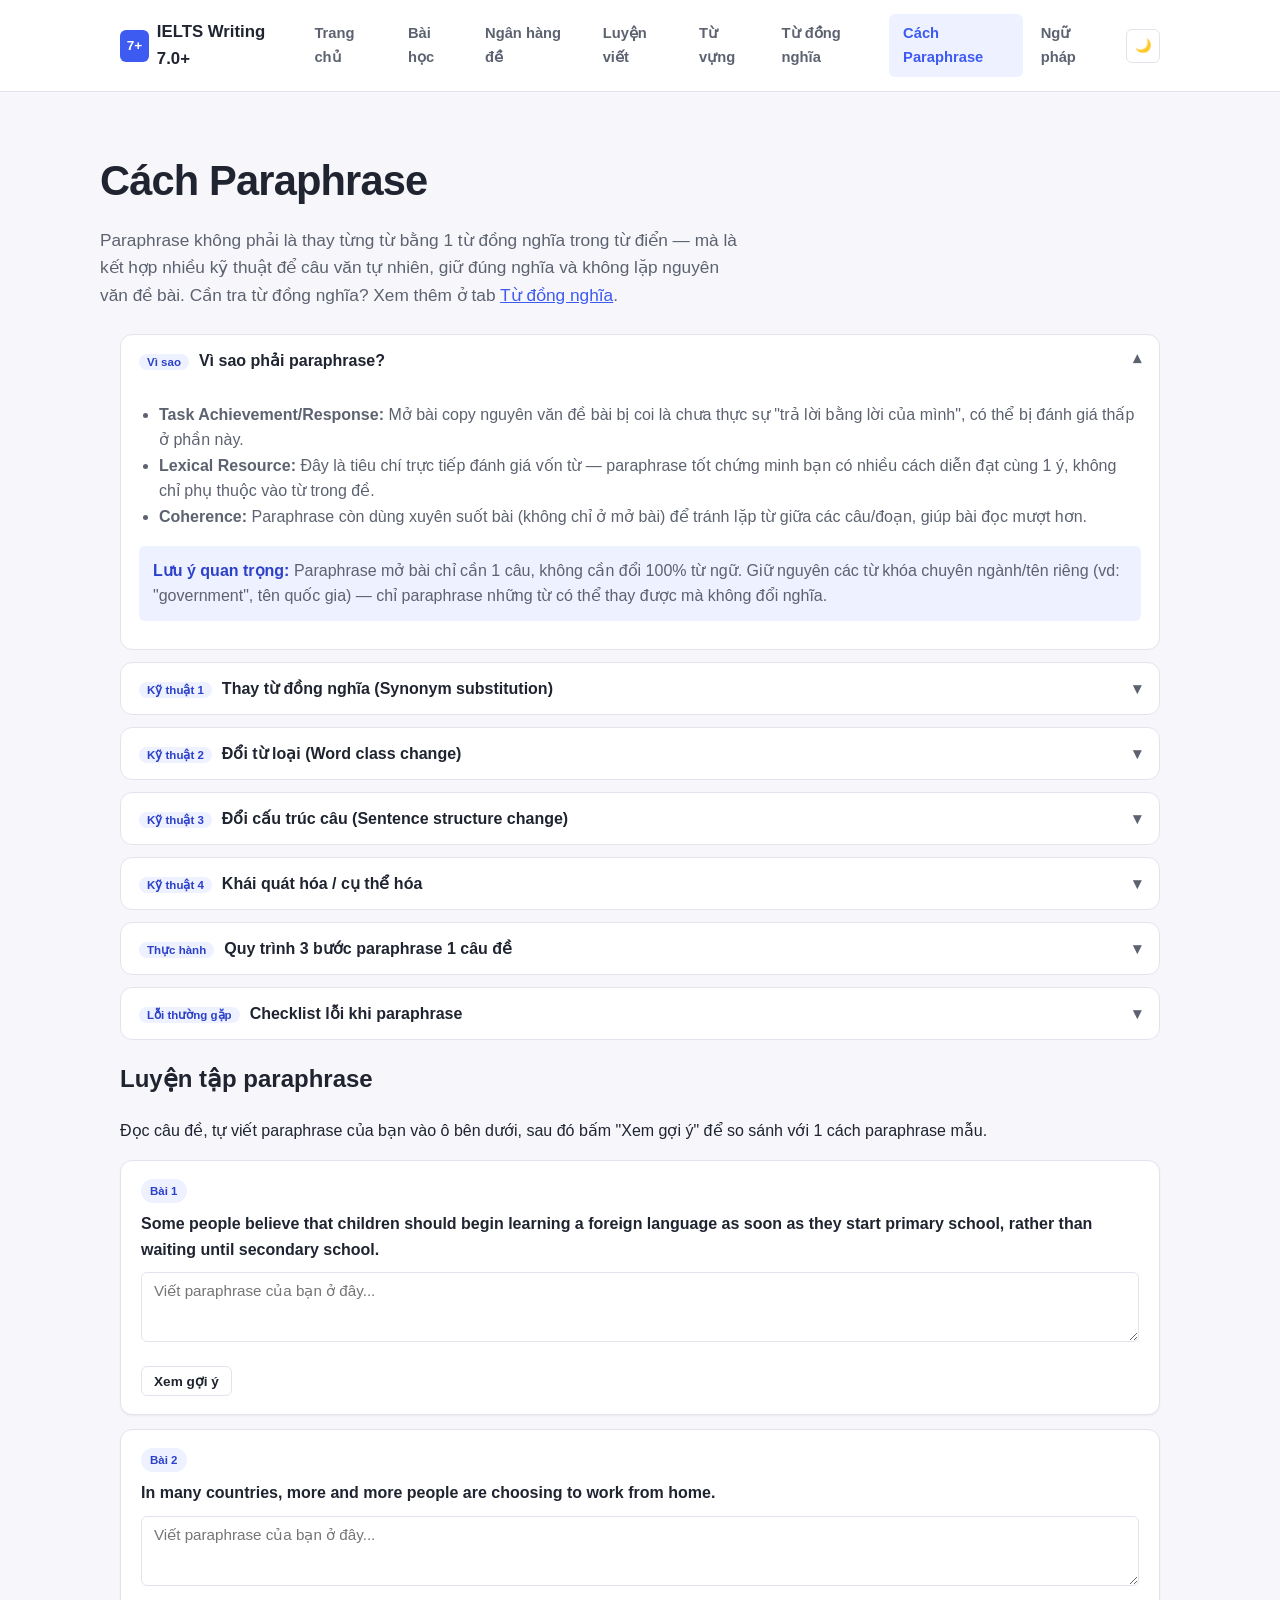
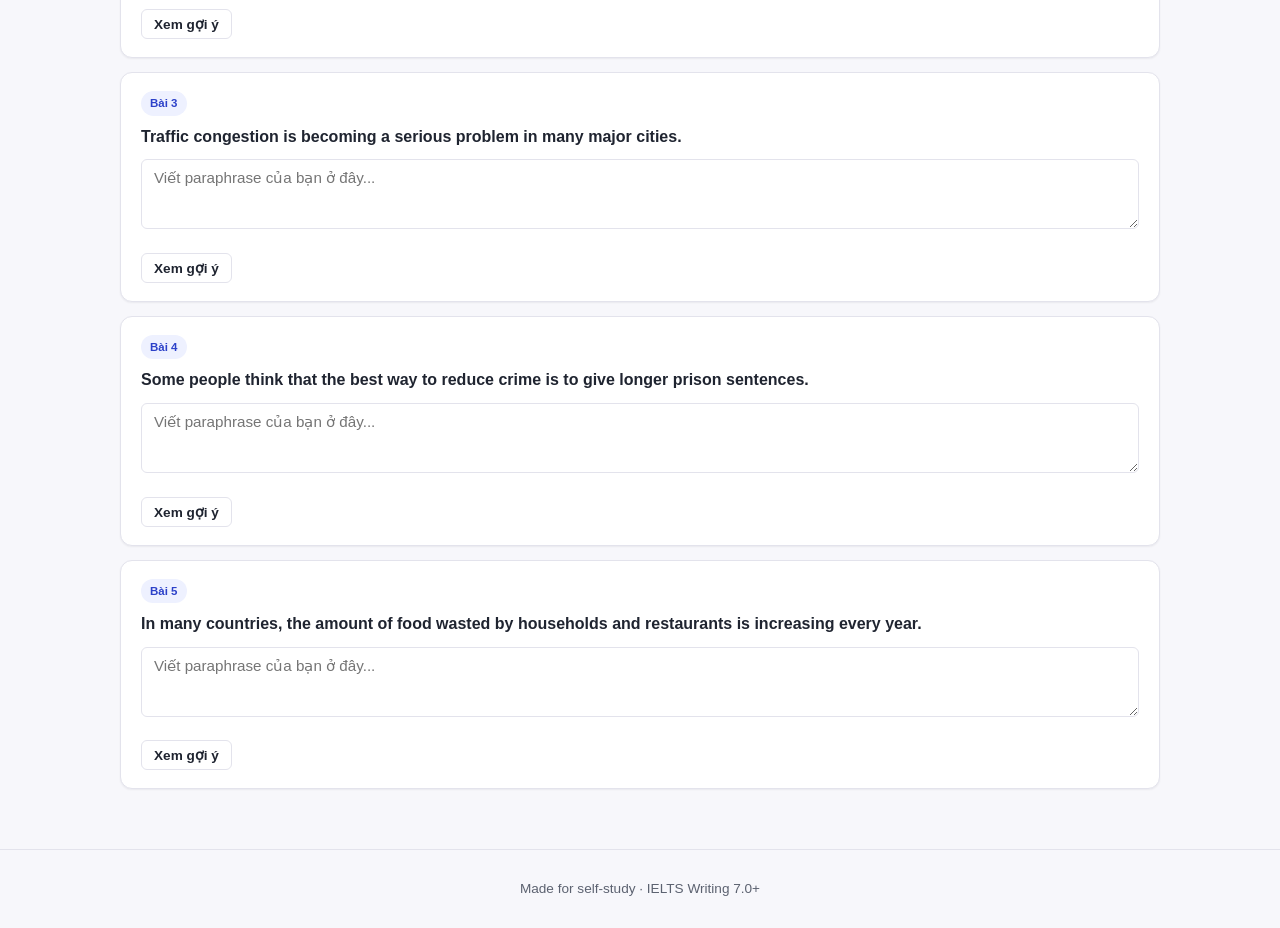
<file: paraphrase-guide.html>
<!DOCTYPE html>
<html lang="vi">
<head>
<meta charset="UTF-8">
<meta name="viewport" content="width=device-width, initial-scale=1.0">
<title>Cách Paraphrase | IELTS Writing 7.0+</title>
<meta name="description" content="4 kỹ thuật paraphrase cho IELTS Writing, quy trình paraphrase 1 câu đề từng bước, lỗi thường gặp, và bài tập tự luyện.">
<link rel="manifest" href="manifest.json">
<link rel="icon" href="assets/favicon-32.png" sizes="32x32">
<link rel="apple-touch-icon" href="assets/icon-192.png">
<meta name="theme-color" content="#3d5af1">
<link rel="stylesheet" href="css/style.css">
</head>
<body>

<header class="site-header">
  <nav class="nav">
    <a href="index.html" class="nav-brand">
      <span class="logo-badge">7+</span>
      IELTS Writing 7.0+
    </a>
    <ul class="nav-links">
      <li><a href="index.html">Trang chủ</a></li>
      <li><a href="lessons.html">Bài học</a></li>
      <li><a href="question-bank.html">Ngân hàng đề</a></li>
      <li><a href="practice.html">Luyện viết</a></li>
      <li><a href="flashcards.html">Từ vựng</a></li>
      <li><a href="paraphrase.html">Từ đồng nghĩa</a></li>
      <li><a href="paraphrase-guide.html">Cách Paraphrase</a></li>
      <li><a href="grammar.html">Ngữ pháp</a></li>
    </ul>
    <div style="display:flex; align-items:center; gap:8px;">
      <button class="theme-toggle" title="Đổi giao diện sáng/tối">🌙</button>
      <button class="nav-toggle" aria-label="Mở menu">☰</button>
    </div>
  </nav>
</header>

<main>
  <div class="container hero" style="padding-bottom:0;">
    <h1>Cách Paraphrase</h1>
    <p class="lead">Paraphrase không phải là thay từng từ bằng 1 từ đồng nghĩa trong từ điển — mà là kết hợp nhiều kỹ thuật để câu văn tự nhiên, giữ đúng nghĩa và không lặp nguyên văn đề bài. Cần tra từ đồng nghĩa? Xem thêm ở tab <a href="paraphrase.html">Từ đồng nghĩa</a>.</p>
  </div>

  <div class="container">
    <div class="accordion" id="guide-accordion">

      <div class="accordion-item open">
        <button class="accordion-trigger">
          <span><span class="chip">Vì sao</span>Vì sao phải paraphrase?</span>
          <span class="arrow">▾</span>
        </button>
        <div class="accordion-panel">
          <ul>
            <li><strong>Task Achievement/Response:</strong> Mở bài copy nguyên văn đề bài bị coi là chưa thực sự "trả lời bằng lời của mình", có thể bị đánh giá thấp ở phần này.</li>
            <li><strong>Lexical Resource:</strong> Đây là tiêu chí trực tiếp đánh giá vốn từ — paraphrase tốt chứng minh bạn có nhiều cách diễn đạt cùng 1 ý, không chỉ phụ thuộc vào từ trong đề.</li>
            <li><strong>Coherence:</strong> Paraphrase còn dùng xuyên suốt bài (không chỉ ở mở bài) để tránh lặp từ giữa các câu/đoạn, giúp bài đọc mượt hơn.</li>
          </ul>
          <div class="vocab-box"><strong>Lưu ý quan trọng:</strong> Paraphrase mở bài chỉ cần 1 câu, không cần đổi 100% từ ngữ. Giữ nguyên các từ khóa chuyên ngành/tên riêng (vd: "government", tên quốc gia) — chỉ paraphrase những từ có thể thay được mà không đổi nghĩa.</div>
        </div>
      </div>

      <div class="accordion-item">
        <button class="accordion-trigger">
          <span><span class="chip">Kỹ thuật 1</span>Thay từ đồng nghĩa (Synonym substitution)</span>
          <span class="arrow">▾</span>
        </button>
        <div class="accordion-panel">
          <p>Kỹ thuật cơ bản nhất — thay từ khóa bằng từ đồng nghĩa phù hợp ngữ cảnh. Tránh thay những từ mang tính học thuật/chuyên ngành đã chuẩn (vd: không cần đổi "government").</p>
          <div class="vocab-box">
            <strong>Đề gốc:</strong> "Many people think that the government should spend more money on public transport."<br>
            <strong>Sau khi thay từ:</strong> "A large number of people believe that the authorities ought to invest more funds in public transport."
          </div>
          <p>Xem đầy đủ các nhóm từ đồng nghĩa thông dụng tại tab <a href="paraphrase.html">Từ đồng nghĩa</a>.</p>
        </div>
      </div>

      <div class="accordion-item">
        <button class="accordion-trigger">
          <span><span class="chip">Kỹ thuật 2</span>Đổi từ loại (Word class change)</span>
          <span class="arrow">▾</span>
        </button>
        <div class="accordion-panel">
          <p>Chuyển từ dạng động từ/tính từ/danh từ sang dạng khác trong cùng 1 họ từ (word family) — vừa paraphrase được vừa buộc phải đổi cấu trúc câu theo.</p>
          <table>
            <thead><tr><th>Verb</th><th>Noun</th><th>Adjective</th><th>Adverb</th></tr></thead>
            <tbody>
              <tr><td>increase</td><td>an increase</td><td>increasing</td><td>increasingly</td></tr>
              <tr><td>succeed</td><td>success</td><td>successful</td><td>successfully</td></tr>
              <tr><td>pollute</td><td>pollution</td><td>polluted</td><td>—</td></tr>
              <tr><td>decide</td><td>a decision</td><td>decisive</td><td>decisively</td></tr>
            </tbody>
          </table>
          <div class="vocab-box">
            <strong>Đề gốc:</strong> "The number of people who own cars has increased rapidly." <em>(verb)</em><br>
            <strong>Đổi từ loại:</strong> "There has been a rapid increase in the number of car owners." <em>(noun — buộc phải đổi cả cấu trúc câu theo)</em>
          </div>
        </div>
      </div>

      <div class="accordion-item">
        <button class="accordion-trigger">
          <span><span class="chip">Kỹ thuật 3</span>Đổi cấu trúc câu (Sentence structure change)</span>
          <span class="arrow">▾</span>
        </button>
        <div class="accordion-panel">
          <p>Giữ nguyên ý nhưng thay đổi trật tự mệnh đề, chủ động ↔ bị động, hoặc gộp/tách câu.</p>
          <div class="vocab-box">
            <strong>Chủ động → Bị động:</strong><br>
            Gốc: "Companies are increasingly using artificial intelligence to automate tasks."<br>
            Paraphrase: "Artificial intelligence is increasingly being used by companies to automate tasks."
          </div>
          <div class="vocab-box">
            <strong>Đảo trật tự mệnh đề (đề dạng "Some people think X, others think Y"):</strong><br>
            Gốc: "Some people think that students should choose their own subjects, while others believe teachers know best."<br>
            Paraphrase: "While some hold the view that students are best placed to choose their own subjects, others maintain that this decision should be left to teachers."
          </div>
        </div>
      </div>

      <div class="accordion-item">
        <button class="accordion-trigger">
          <span><span class="chip">Kỹ thuật 4</span>Khái quát hóa / cụ thể hóa</span>
          <span class="arrow">▾</span>
        </button>
        <div class="accordion-panel">
          <p>Thay một danh từ cụ thể bằng danh từ khái quát hơn (hoặc ngược lại), miễn là không làm sai lệch nghĩa của đề.</p>
          <div class="vocab-box">
            <strong>Đề gốc:</strong> "Newspapers, television and the internet all provide information about current events."<br>
            <strong>Khái quát hóa:</strong> "The media provide information about current events through a variety of channels."
          </div>
          <div class="vocab-box"><strong>Cẩn thận:</strong> Khái quát hóa quá mức có thể làm mất ý quan trọng của đề — chỉ dùng khi các ví dụ liệt kê thực sự thuộc cùng 1 nhóm rõ ràng.</div>
        </div>
      </div>

      <div class="accordion-item">
        <button class="accordion-trigger">
          <span><span class="chip">Thực hành</span>Quy trình 3 bước paraphrase 1 câu đề</span>
          <span class="arrow">▾</span>
        </button>
        <div class="accordion-panel">
          <p><strong>Đề gốc:</strong> "Some people believe that children should begin learning a foreign language as soon as they start primary school, rather than waiting until secondary school."</p>
          <div class="vocab-box">
            <strong>Bước 1 — Thay từ đồng nghĩa:</strong><br>
            "Some people <u>hold the view</u> that children should <u>commence</u> studying a foreign language <u>the moment</u> they start primary school, rather than <u>postponing it until</u> secondary school."
          </div>
          <div class="vocab-box">
            <strong>Bước 2 — Đổi từ loại + cấu trúc:</strong><br>
            "It is <u>widely believed</u> that <u>the study of foreign languages should begin</u> from the very first years of primary education, rather than being <u>delayed until</u> secondary school." <em>(believe→belief dạng bị động; begin learning→the study...should begin)</em>
          </div>
          <div class="vocab-box">
            <strong>Bước 3 — Đọc lại, chỉnh cho tự nhiên:</strong><br>
            "It is widely believed that foreign language education should start in the earliest years of primary school rather than being postponed until secondary level." <em>(câu cuối, mượt và giữ đúng nghĩa gốc)</em>
          </div>
        </div>
      </div>

      <div class="accordion-item">
        <button class="accordion-trigger">
          <span><span class="chip">Lỗi thường gặp</span>Checklist lỗi khi paraphrase</span>
          <span class="arrow">▾</span>
        </button>
        <div class="accordion-panel">
          <ul>
            <li><strong>Paraphrase quá tay, sai nghĩa:</strong> Thay từ đồng nghĩa không đúng ngữ cảnh (vd: "big" → "obese" khi nói về "a big number" — sai hoàn toàn nghĩa).</li>
            <li><strong>Paraphrase quá ít:</strong> Chỉ đổi 1 từ, giữ nguyên gần hết câu — vẫn bị coi là gần với copy nguyên văn.</li>
            <li><strong>Sai collocation:</strong> "do a decision" thay vì "make a decision" — đổi từ nhưng ghép sai cụm từ cố định.</li>
            <li><strong>Đổi cả từ khóa chuyên ngành/tên riêng:</strong> không cần và không nên paraphrase tên quốc gia, số liệu, hoặc thuật ngữ đã chuẩn.</li>
            <li><strong>Câu văn thiếu tự nhiên:</strong> Nhồi quá nhiều từ "đao to búa lớn" khiến câu đọc lên gượng gạo — ưu tiên tự nhiên hơn là dùng từ hiếm.</li>
          </ul>
        </div>
      </div>

    </div>
  </div>

  <div class="container">
    <h2>Luyện tập paraphrase</h2>
    <p class="section-sub">Đọc câu đề, tự viết paraphrase của bạn vào ô bên dưới, sau đó bấm "Xem gợi ý" để so sánh với 1 cách paraphrase mẫu.</p>
    <div id="practice-list"></div>
  </div>
</main>

<footer class="site-footer">
  <div class="container">
    Made for self-study &middot; IELTS Writing 7.0+
  </div>
</footer>

<script src="js/main.js"></script>
<script>
  document.querySelectorAll(".accordion").forEach(initAccordion);

  var PRACTICE_ITEMS = [
    {
      original: "Some people believe that children should begin learning a foreign language as soon as they start primary school, rather than waiting until secondary school.",
      model: "It is widely believed that foreign language education should start in the earliest years of primary school rather than being postponed until secondary level.",
      note: "Kỹ thuật dùng: thay từ đồng nghĩa (begin→start, believe→widely believed) + đổi cấu trúc sang bị động (It is widely believed that...)."
    },
    {
      original: "In many countries, more and more people are choosing to work from home.",
      model: "An increasing number of individuals in numerous countries are opting to carry out their jobs remotely rather than commuting to a workplace.",
      note: "Kỹ thuật dùng: đổi từ loại (more and more → an increasing number of) + thay từ đồng nghĩa (people→individuals, choosing→opting, work from home→carry out their jobs remotely)."
    },
    {
      original: "Traffic congestion is becoming a serious problem in many major cities.",
      model: "Congested roads have emerged as a pressing issue in numerous large urban areas.",
      note: "Kỹ thuật dùng: đổi từ loại (traffic congestion (n) → congested roads) + thay từ đồng nghĩa (becoming→have emerged as, serious→pressing, many major cities→numerous large urban areas)."
    },
    {
      original: "Some people think that the best way to reduce crime is to give longer prison sentences.",
      model: "It is widely believed that extending the length of prison terms represents the most effective method of curbing criminal activity.",
      note: "Kỹ thuật dùng: đổi cấu trúc (It is widely believed that...) + đổi từ loại (reduce crime (v) → curbing criminal activity (v-ing))."
    },
    {
      original: "In many countries, the amount of food wasted by households and restaurants is increasing every year.",
      model: "The quantity of food discarded by both domestic households and the catering industry is rising on an annual basis in a great many nations.",
      note: "Kỹ thuật dùng: thay từ đồng nghĩa dày đặc (amount→quantity, wasted→discarded, restaurants→the catering industry, increasing→rising, every year→on an annual basis, many countries→a great many nations)."
    }
  ];

  var listEl = document.getElementById("practice-list");
  PRACTICE_ITEMS.forEach(function (item, i) {
    var card = document.createElement("div");
    card.className = "qcard";
    card.innerHTML =
      '<div class="qmeta"><span class="badge">Bài ' + (i + 1) + "</span></div>" +
      '<p class="qprompt"></p>' +
      '<textarea style="width:100%; min-height:70px; margin-bottom:10px;" placeholder="Viết paraphrase của bạn ở đây..."></textarea>' +
      '<button class="btn btn-ghost btn-sm essay-toggle">Xem gợi ý</button>' +
      '<div class="essay-body"><p class="model-answer" style="font-weight:600;"></p><div class="essay-notes note-text"></div></div>';
    card.querySelector(".qprompt").textContent = item.original;
    card.querySelector(".model-answer").textContent = item.model;
    card.querySelector(".note-text").textContent = item.note;
    listEl.appendChild(card);
  });

  document.querySelectorAll(".essay-toggle").forEach(function (btn) {
    btn.addEventListener("click", function () {
      var body = btn.nextElementSibling;
      var open = body.classList.toggle("open");
      btn.textContent = open ? "Ẩn gợi ý" : "Xem gợi ý";
    });
  });
</script>
</body>
</html>
</file>
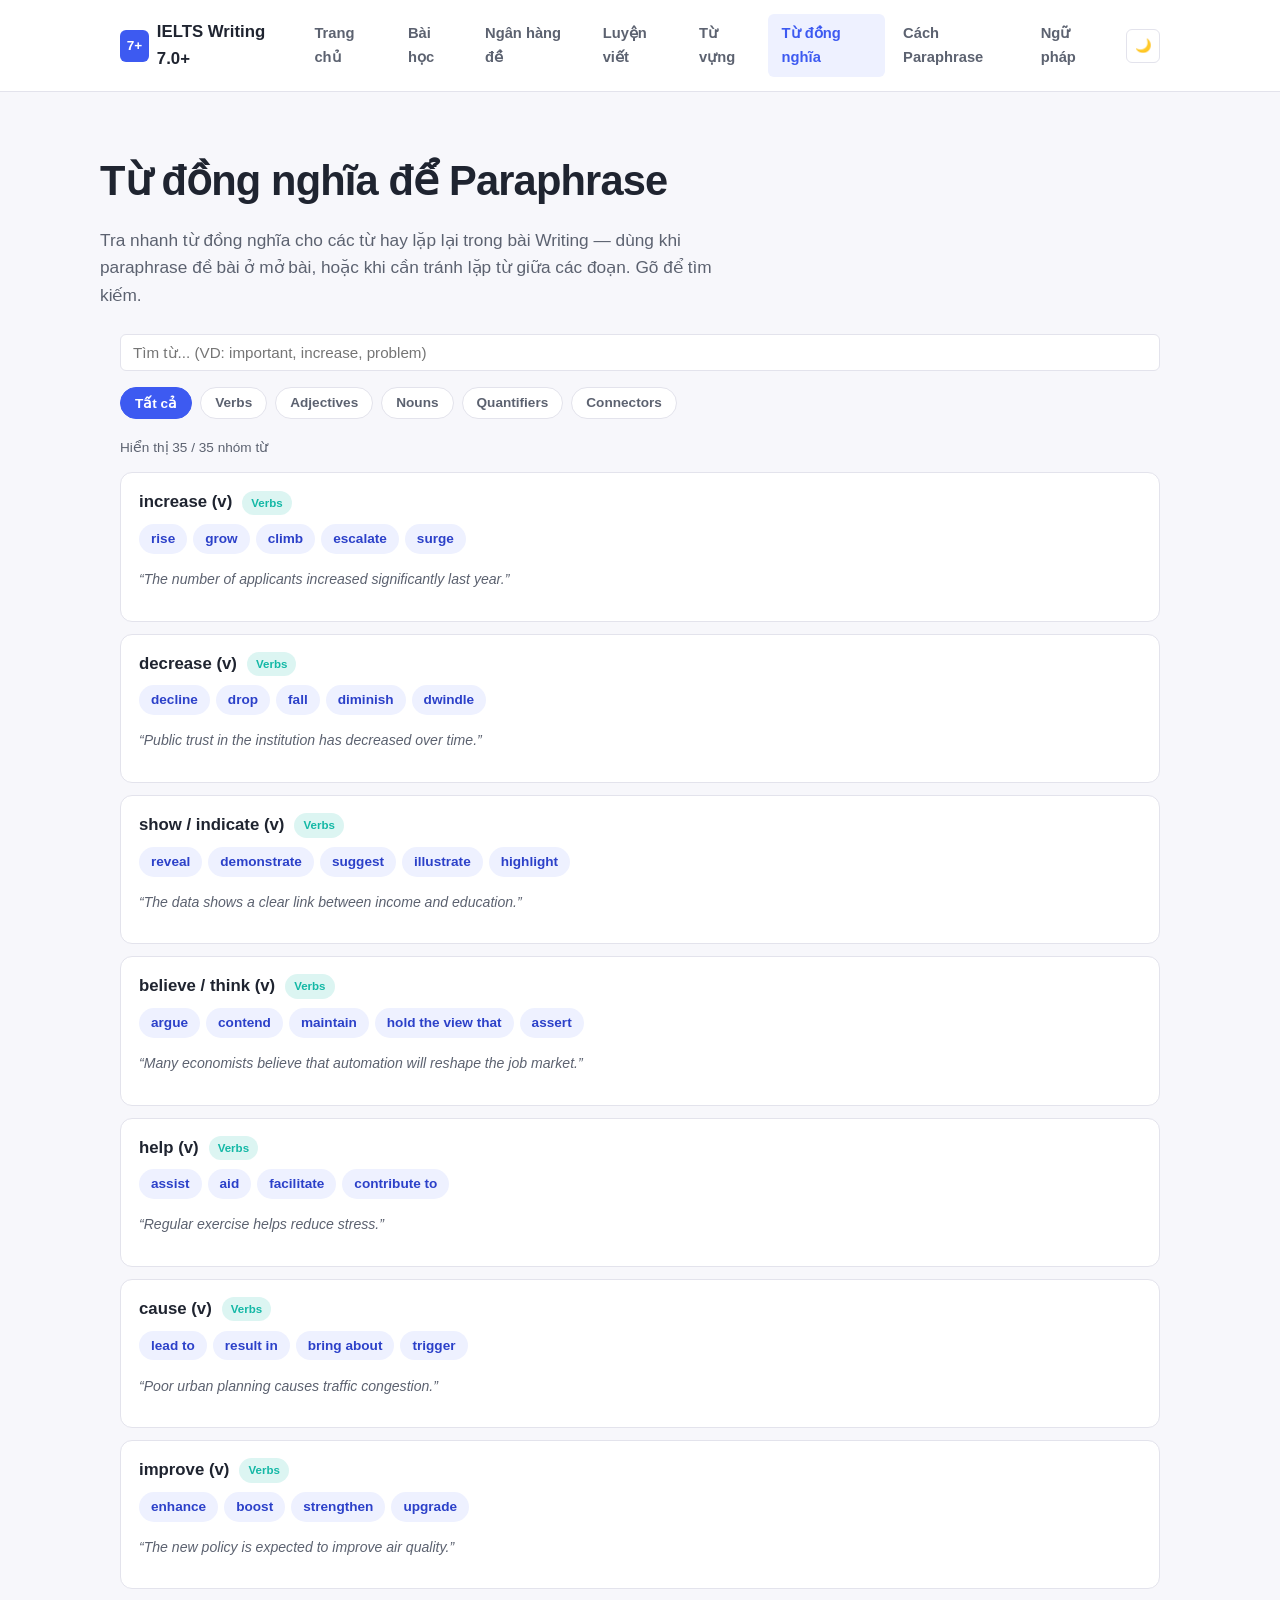
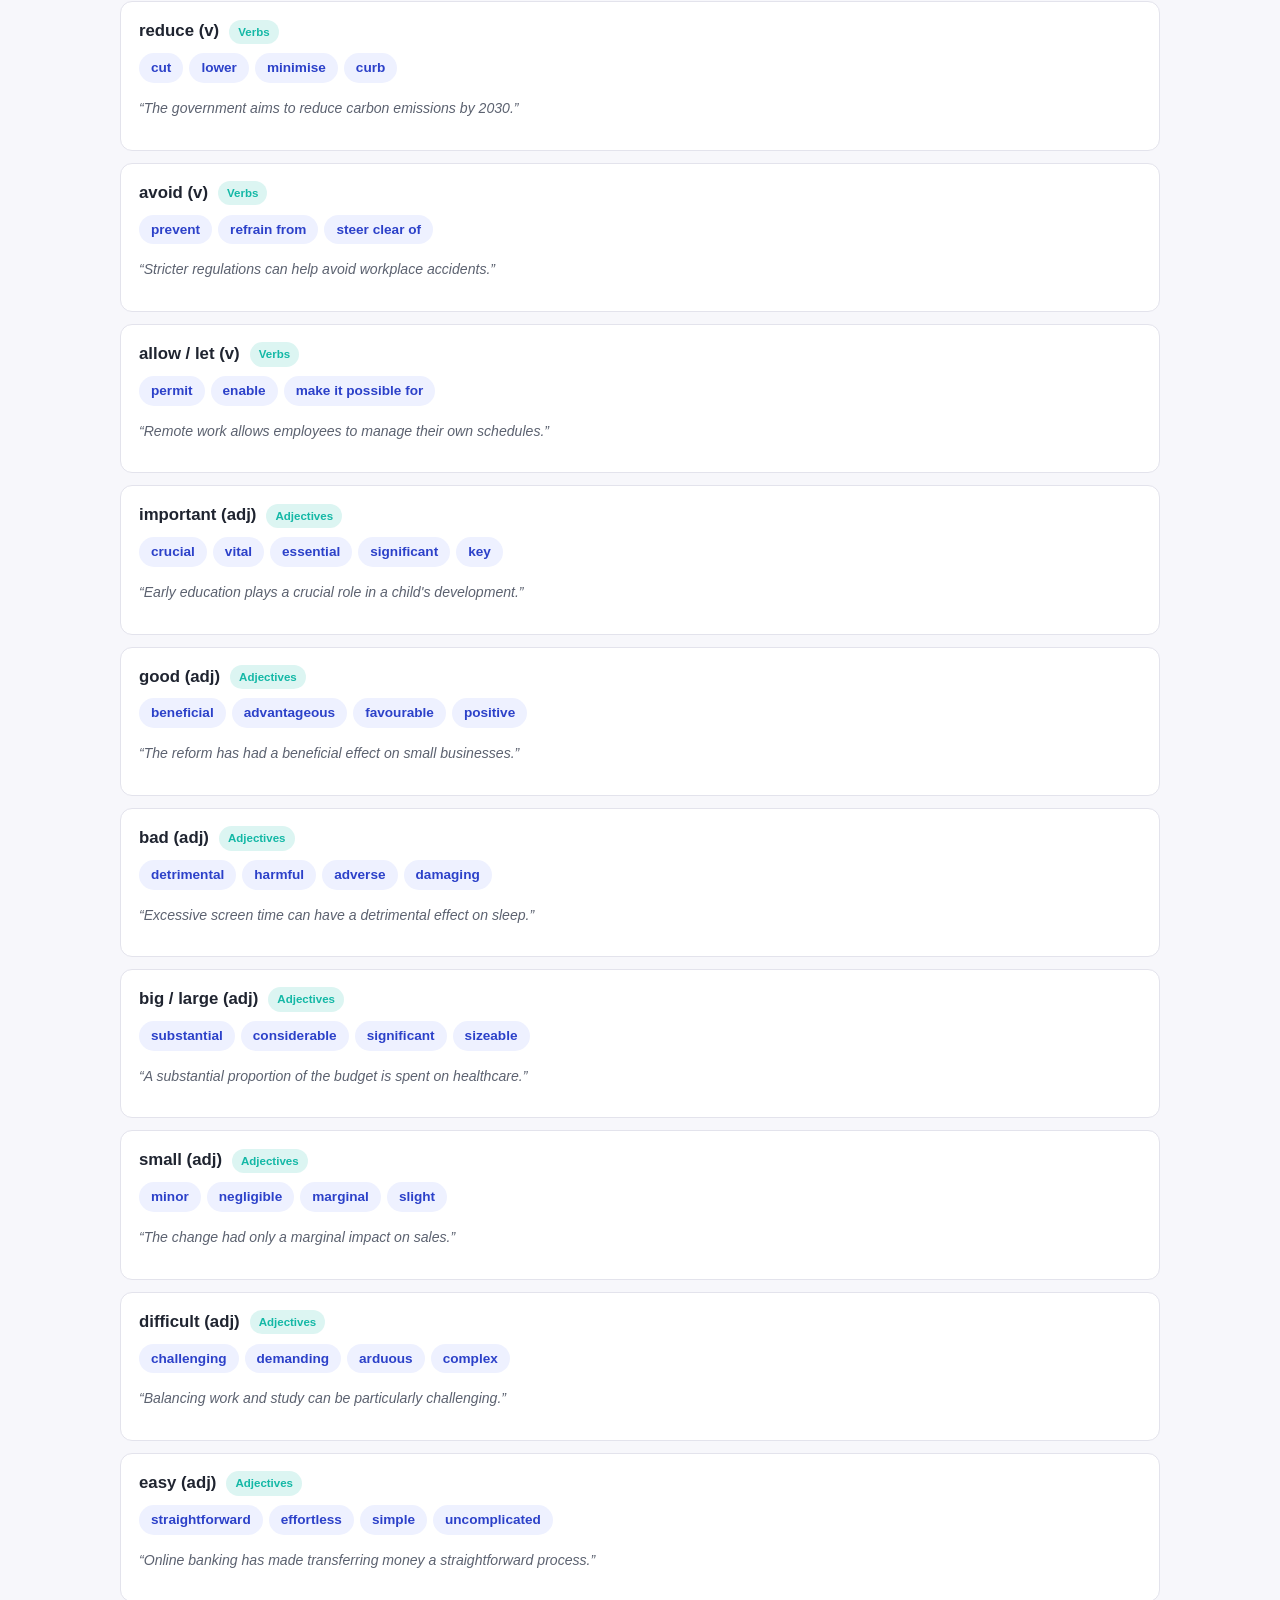
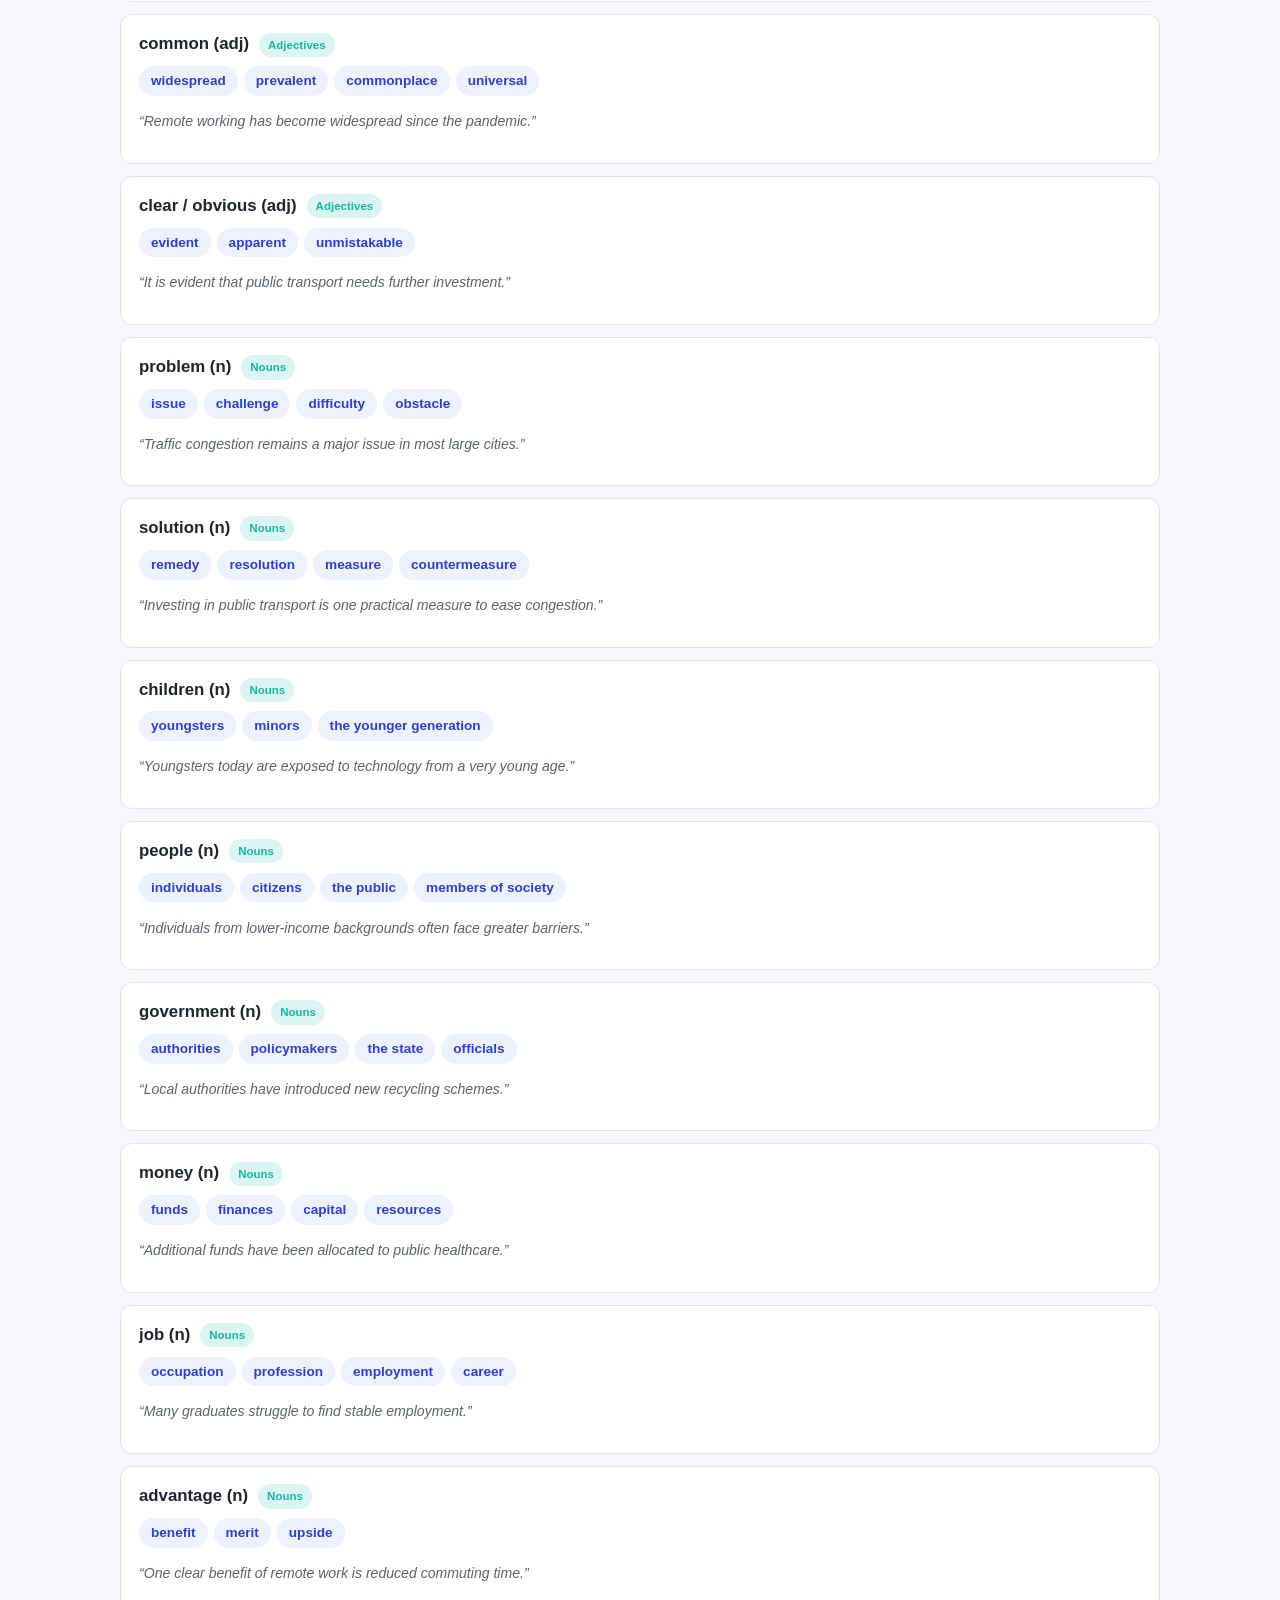
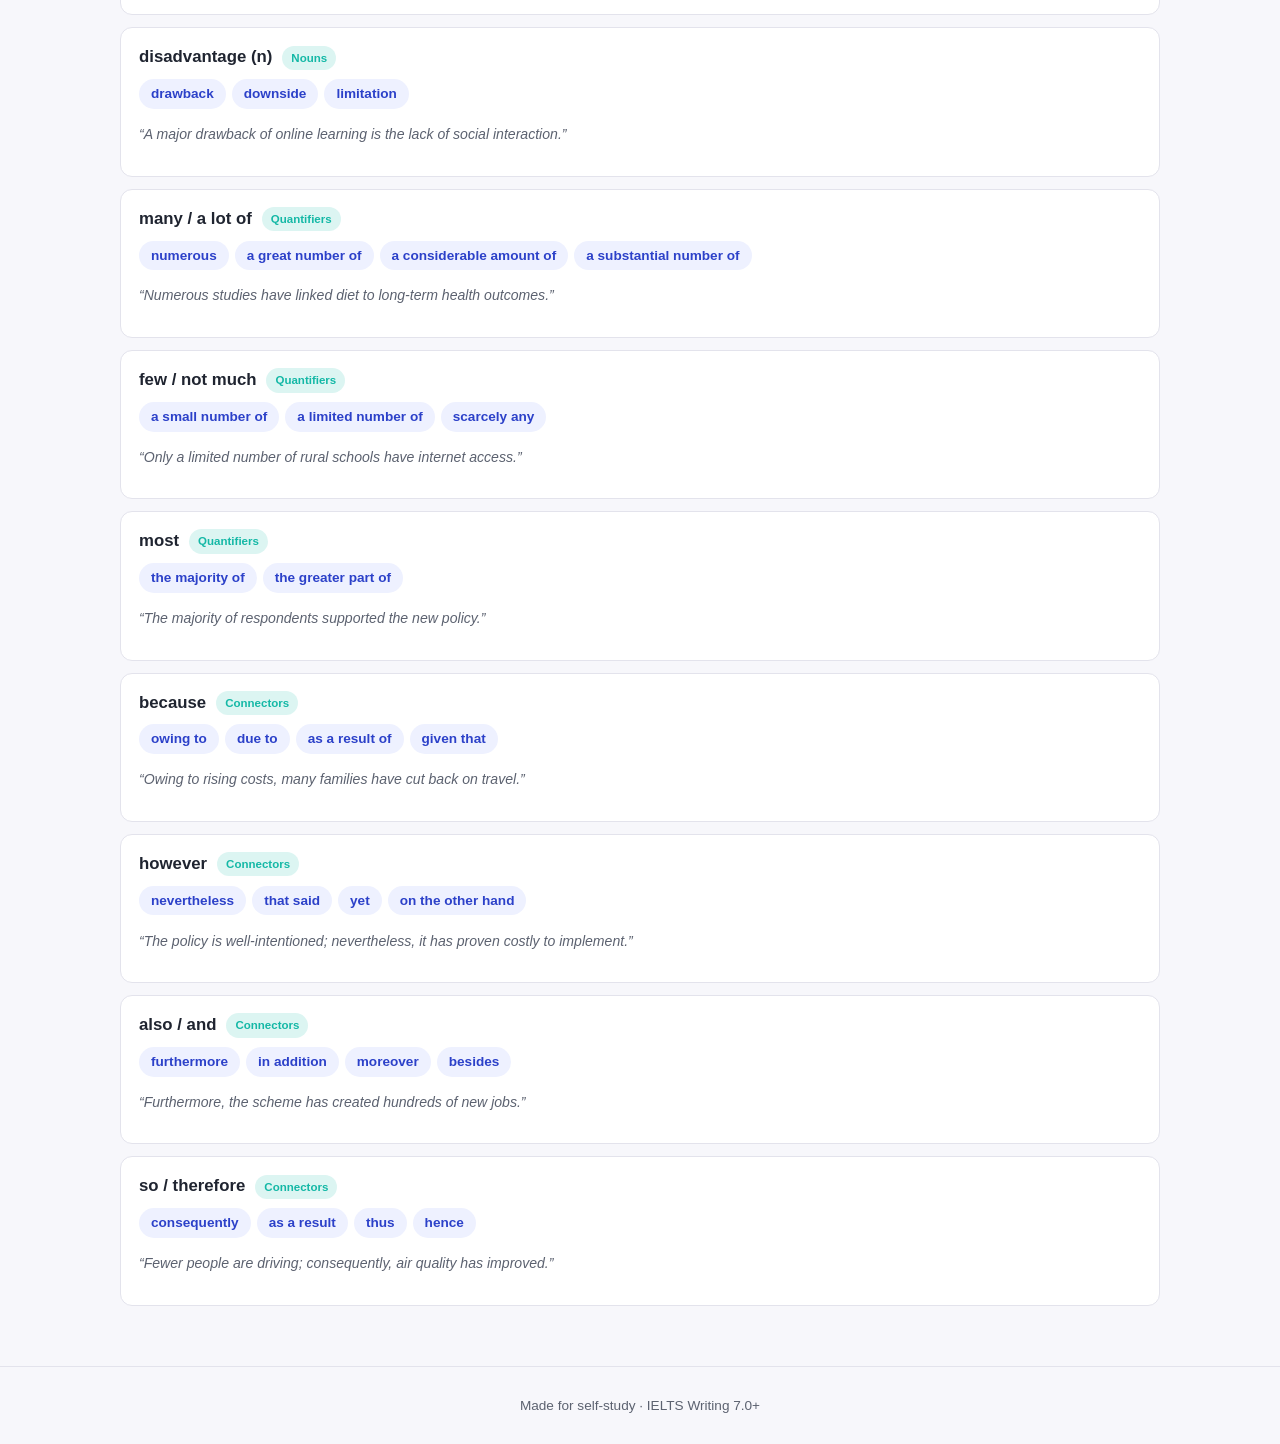
<file: paraphrase.html>
<!DOCTYPE html>
<html lang="vi">
<head>
<meta charset="UTF-8">
<meta name="viewport" content="width=device-width, initial-scale=1.0">
<title>Từ đồng nghĩa (Paraphrase) | IELTS Writing 7.0+</title>
<meta name="description" content="Ngân hàng từ đồng nghĩa để paraphrase trong IELTS Writing: verbs, adjectives, nouns, quantifiers, connectors kèm ví dụ.">
<link rel="manifest" href="manifest.json">
<link rel="icon" href="assets/favicon-32.png" sizes="32x32">
<link rel="apple-touch-icon" href="assets/icon-192.png">
<meta name="theme-color" content="#3d5af1">
<link rel="stylesheet" href="css/style.css">
</head>
<body>

<header class="site-header">
  <nav class="nav">
    <a href="index.html" class="nav-brand">
      <span class="logo-badge">7+</span>
      IELTS Writing 7.0+
    </a>
    <ul class="nav-links">
      <li><a href="index.html">Trang chủ</a></li>
      <li><a href="lessons.html">Bài học</a></li>
      <li><a href="question-bank.html">Ngân hàng đề</a></li>
      <li><a href="practice.html">Luyện viết</a></li>
      <li><a href="flashcards.html">Từ vựng</a></li>
      <li><a href="paraphrase.html">Từ đồng nghĩa</a></li>
      <li><a href="paraphrase-guide.html">Cách Paraphrase</a></li>
      <li><a href="grammar.html">Ngữ pháp</a></li>
    </ul>
    <div style="display:flex; align-items:center; gap:8px;">
      <button class="theme-toggle" title="Đổi giao diện sáng/tối">🌙</button>
      <button class="nav-toggle" aria-label="Mở menu">☰</button>
    </div>
  </nav>
</header>

<main>
  <div class="container hero" style="padding-bottom:0;">
    <h1>Từ đồng nghĩa để Paraphrase</h1>
    <p class="lead">Tra nhanh từ đồng nghĩa cho các từ hay lặp lại trong bài Writing — dùng khi paraphrase đề bài ở mở bài, hoặc khi cần tránh lặp từ giữa các đoạn. Gõ để tìm kiếm.</p>
  </div>

  <div class="container">
    <input type="text" id="paraphrase-search" class="paraphrase-search" placeholder="Tìm từ... (VD: important, increase, problem)">

    <div class="filter-bar" id="paraphrase-filter">
      <button class="filter-chip active" data-filter="all">Tất cả</button>
      <button class="filter-chip" data-filter="Verbs">Verbs</button>
      <button class="filter-chip" data-filter="Adjectives">Adjectives</button>
      <button class="filter-chip" data-filter="Nouns">Nouns</button>
      <button class="filter-chip" data-filter="Quantifiers">Quantifiers</button>
      <button class="filter-chip" data-filter="Connectors">Connectors</button>
    </div>

    <p class="result-count" id="paraphrase-count"></p>
    <div id="paraphrase-list"></div>
    <p class="empty-state" id="paraphrase-empty" style="display:none;">Không tìm thấy từ phù hợp.</p>
  </div>
</main>

<footer class="site-footer">
  <div class="container">
    Made for self-study &middot; IELTS Writing 7.0+
  </div>
</footer>

<script src="js/main.js"></script>
<script src="js/paraphrase-data.js"></script>
<script>
  var listEl = document.getElementById("paraphrase-list");
  var countEl = document.getElementById("paraphrase-count");
  var emptyEl = document.getElementById("paraphrase-empty");
  var searchInput = document.getElementById("paraphrase-search");
  var filterBar = document.getElementById("paraphrase-filter");
  var state = { category: "all", query: "" };

  function escapeHtml(str) {
    var div = document.createElement("div");
    div.textContent = str;
    return div.innerHTML;
  }

  function render() {
    var q = state.query.trim().toLowerCase();
    var items = window.IELTS_PARAPHRASE_GROUPS.filter(function (g) {
      var categoryOk = state.category === "all" || g.category === state.category;
      if (!categoryOk) return false;
      if (!q) return true;
      var haystack = (g.base + " " + g.synonyms.join(" ")).toLowerCase();
      return haystack.indexOf(q) !== -1;
    });

    listEl.innerHTML = "";
    items.forEach(function (g) {
      var card = document.createElement("div");
      card.className = "paraphrase-card";
      card.innerHTML =
        '<div class="paraphrase-head"><span class="paraphrase-base"></span><span class="badge accent">' + escapeHtml(g.category) + "</span></div>" +
        '<div class="paraphrase-synonyms"></div>' +
        '<p class="paraphrase-example"></p>';
      card.querySelector(".paraphrase-base").textContent = g.base;
      var synWrap = card.querySelector(".paraphrase-synonyms");
      g.synonyms.forEach(function (s) {
        var chip = document.createElement("span");
        chip.className = "synonym-chip";
        chip.textContent = s;
        synWrap.appendChild(chip);
      });
      card.querySelector(".paraphrase-example").textContent = "“" + g.example + "”";
      listEl.appendChild(card);
    });

    countEl.textContent = "Hiển thị " + items.length + " / " + window.IELTS_PARAPHRASE_GROUPS.length + " nhóm từ";
    emptyEl.style.display = items.length === 0 ? "block" : "none";
  }

  searchInput.addEventListener("input", function () {
    state.query = searchInput.value;
    render();
  });

  filterBar.addEventListener("click", function (e) {
    var btn = e.target.closest(".filter-chip");
    if (!btn) return;
    filterBar.querySelectorAll(".filter-chip").forEach(function (b) { b.classList.remove("active"); });
    btn.classList.add("active");
    state.category = btn.getAttribute("data-filter");
    render();
  });

  render();
</script>
</body>
</html>
</file>
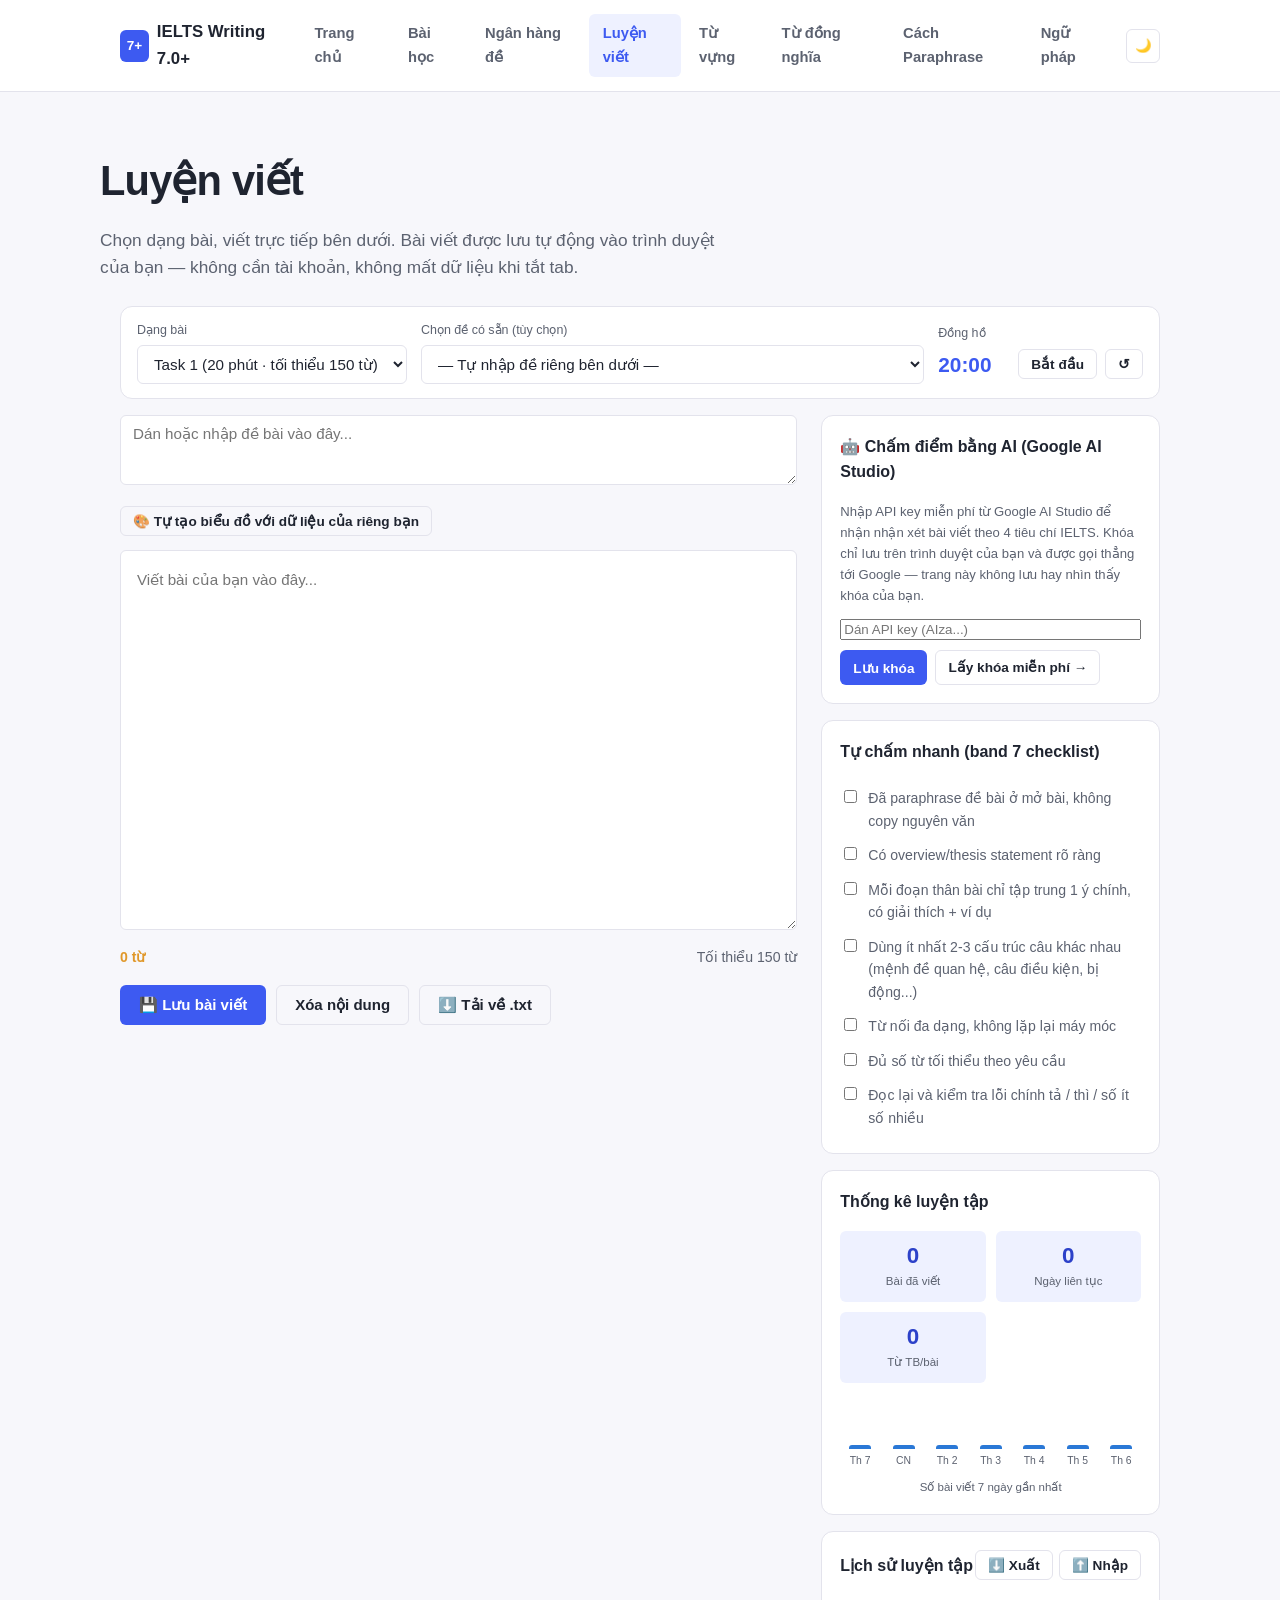
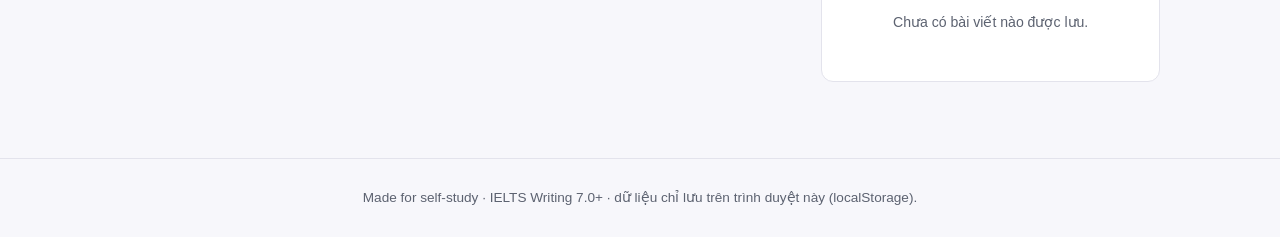
<file: practice.html>
<!DOCTYPE html>
<html lang="vi">
<head>
<meta charset="UTF-8">
<meta name="viewport" content="width=device-width, initial-scale=1.0">
<title>Luyện viết | IELTS Writing 7.0+</title>
<meta name="description" content="Luyện viết IELTS Writing Task 1 và Task 2 có bấm giờ, đếm từ tự động, lưu bài và theo dõi lịch sử luyện tập ngay trên trình duyệt.">
<link rel="manifest" href="manifest.json">
<link rel="icon" href="assets/favicon-32.png" sizes="32x32">
<link rel="apple-touch-icon" href="assets/icon-192.png">
<meta name="theme-color" content="#3d5af1">
<link rel="stylesheet" href="css/style.css">
</head>
<body>

<header class="site-header">
  <nav class="nav">
    <a href="index.html" class="nav-brand">
      <span class="logo-badge">7+</span>
      IELTS Writing 7.0+
    </a>
    <ul class="nav-links">
      <li><a href="index.html">Trang chủ</a></li>
      <li><a href="lessons.html">Bài học</a></li>
      <li><a href="question-bank.html">Ngân hàng đề</a></li>
      <li><a href="practice.html">Luyện viết</a></li>
      <li><a href="flashcards.html">Từ vựng</a></li>
      <li><a href="paraphrase.html">Từ đồng nghĩa</a></li>
      <li><a href="paraphrase-guide.html">Cách Paraphrase</a></li>
      <li><a href="grammar.html">Ngữ pháp</a></li>
    </ul>
    <div style="display:flex; align-items:center; gap:8px;">
      <button class="theme-toggle" title="Đổi giao diện sáng/tối">🌙</button>
      <button class="nav-toggle" aria-label="Mở menu">☰</button>
    </div>
  </nav>
</header>

<main>
  <div class="container hero" style="padding-bottom:0;">
    <h1>Luyện viết</h1>
    <p class="lead">Chọn dạng bài, viết trực tiếp bên dưới. Bài viết được lưu tự động vào trình duyệt của bạn — không cần tài khoản, không mất dữ liệu khi tắt tab.</p>
  </div>

  <div class="container">
    <div class="practice-toolbar">
      <div>
        <label for="task-select" style="display:block; font-size:0.78rem; color:var(--color-text-muted); margin-bottom:4px;">Dạng bài</label>
        <select id="task-select">
          <option value="task1">Task 1 (20 phút · tối thiểu 150 từ)</option>
          <option value="task2">Task 2 (40 phút · tối thiểu 250 từ)</option>
        </select>
      </div>
      <div style="flex:1; min-width:200px;">
        <label for="question-select" style="display:block; font-size:0.78rem; color:var(--color-text-muted); margin-bottom:4px;">Chọn đề có sẵn (tùy chọn)</label>
        <select id="question-select" style="width:100%;">
          <option value="">— Tự nhập đề riêng bên dưới —</option>
        </select>
      </div>
      <div>
        <label style="display:block; font-size:0.78rem; color:var(--color-text-muted); margin-bottom:4px;">Đồng hồ</label>
        <div style="display:flex; align-items:center; gap:8px;">
          <span class="timer-display" id="timer-display">20:00</span>
          <button class="btn btn-ghost btn-sm" id="timer-toggle">Bắt đầu</button>
          <button class="btn btn-ghost btn-sm" id="timer-reset">↺</button>
        </div>
      </div>
    </div>

    <div class="practice-layout">
      <div>
        <textarea id="question-input" placeholder="Dán hoặc nhập đề bài vào đây..." style="width:100%; min-height:70px; margin-bottom:14px;"></textarea>

        <div id="chart-reference" style="display:none;"></div>

        <div id="chart-builder-toggle-wrap" style="display:none; margin-bottom:14px;">
          <button class="btn btn-ghost btn-sm" id="chart-builder-toggle">🎨 Tự tạo biểu đồ với dữ liệu của riêng bạn</button>
        </div>

        <div id="chart-builder-panel" class="builder-panel" style="display:none;">
          <div class="builder-row">
            <label for="cb-type">Loại biểu đồ</label>
            <select id="cb-type">
              <option value="line">Line graph (đường)</option>
              <option value="bar">Bar chart (cột)</option>
              <option value="pie">Pie chart (tròn)</option>
            </select>
          </div>
          <div class="builder-row">
            <label for="cb-title">Chủ đề</label>
            <input type="text" id="cb-title" placeholder="VD: coffee exports of three countries, 2015-2020">
          </div>
          <div class="builder-row">
            <label for="cb-categories" id="cb-categories-label">Nhãn trục X</label>
            <input type="text" id="cb-categories" placeholder="VD: 2015,2016,2017,2018,2019,2020">
          </div>
          <div id="cb-series-container">
            <div class="builder-series-row">
              <input type="text" class="builder-series-name" placeholder="Tên chuỗi 1 (VD: Brazil)">
              <input type="text" class="builder-series-values" placeholder="Giá trị, cách nhau bởi dấu phẩy — VD: 30,35,40,38,42,45">
            </div>
          </div>
          <div style="display:flex; gap:8px; margin: 6px 0 14px; flex-wrap:wrap;">
            <button class="btn btn-ghost btn-sm" id="cb-add-series">+ Thêm chuỗi dữ liệu</button>
          </div>
          <div style="display:flex; gap:8px; flex-wrap:wrap;">
            <button class="btn btn-primary btn-sm" id="cb-generate">Tạo biểu đồ</button>
            <button class="btn btn-ghost btn-sm" id="cb-clear">Xóa biểu đồ tự tạo</button>
          </div>
          <p style="font-size:0.76rem; color:var(--color-text-muted); margin-top:8px;">Line/Bar: tối đa 3 chuỗi dữ liệu, mỗi chuỗi phải có số giá trị bằng số nhãn trục X. Pie: chỉ cần 1 chuỗi, nhãn trục X là tên các phần, tối đa 6 phần.</p>
        </div>

        <textarea id="essay-input" placeholder="Viết bài của bạn vào đây..."></textarea>
        <div class="word-count-bar">
          <span id="word-count" class="count low">0 từ</span>
          <span id="min-words-hint">Tối thiểu 150 từ</span>
        </div>

        <div style="margin-top:16px; display:flex; gap:10px; flex-wrap:wrap;">
          <button class="btn btn-primary" id="save-btn">💾 Lưu bài viết</button>
          <button class="btn btn-ghost" id="clear-btn">Xóa nội dung</button>
          <button class="btn btn-ghost" id="export-btn">⬇️ Tải về .txt</button>
        </div>
      </div>

      <div>
        <div class="sidebar-card" id="ai-grade-card">
          <h3>🤖 Chấm điểm bằng AI (Google AI Studio)</h3>

          <div id="ai-key-setup">
            <p class="ai-hint">Nhập API key miễn phí từ Google AI Studio để nhận nhận xét bài viết theo 4 tiêu chí IELTS. Khóa chỉ lưu trên trình duyệt của bạn và được gọi thẳng tới Google — trang này không lưu hay nhìn thấy khóa của bạn.</p>
            <input type="password" id="ai-key-input" placeholder="Dán API key (AIza...)">
            <div style="display:flex; gap:8px; margin-top:8px; flex-wrap:wrap;">
              <button class="btn btn-primary btn-sm" id="ai-key-save">Lưu khóa</button>
              <a class="btn btn-ghost btn-sm" href="https://aistudio.google.com/apikey" target="_blank" rel="noopener">Lấy khóa miễn phí →</a>
            </div>
          </div>

          <div id="ai-key-ready" style="display:none;">
            <div style="display:flex; justify-content:space-between; align-items:center; margin-bottom:10px; gap:8px; flex-wrap:wrap;">
              <span style="font-size:0.78rem; color:var(--color-text-muted);">Khóa: <code id="ai-key-masked"></code></span>
              <button class="btn btn-ghost btn-sm" id="ai-key-change">Đổi khóa</button>
            </div>
            <select id="ai-model-select" style="margin-bottom:10px;">
              <option value="gemini-2.5-flash">Gemini 2.5 Flash (nhanh, miễn phí)</option>
              <option value="gemini-2.5-pro">Gemini 2.5 Pro (chính xác hơn, chậm hơn)</option>
            </select>
            <button class="btn btn-primary" id="ai-grade-btn" style="width:100%;">Chấm bài viết này</button>
          </div>

          <div id="ai-result" style="display:none;"></div>
        </div>

        <div class="sidebar-card">
          <h3>Tự chấm nhanh (band 7 checklist)</h3>
          <ul class="checklist" id="self-check-list"></ul>
        </div>

        <div class="sidebar-card">
          <h3>Thống kê luyện tập</h3>
          <div id="stats-box"></div>
        </div>

        <div class="sidebar-card">
          <div style="display:flex; justify-content:space-between; align-items:center; margin-bottom:10px;">
            <h3 style="margin:0;">Lịch sử luyện tập</h3>
            <div style="display:flex; gap:6px;">
              <button class="btn btn-ghost btn-sm" id="export-history-btn" title="Xuất tiến trình ra file .json">⬇️ Xuất</button>
              <button class="btn btn-ghost btn-sm" id="import-history-btn" title="Nhập tiến trình từ file .json">⬆️ Nhập</button>
              <input type="file" id="import-history-file" accept="application/json" style="display:none;">
            </div>
          </div>
          <div id="history-list">
            <p class="empty-state">Chưa có bài viết nào được lưu.</p>
          </div>
        </div>
      </div>
    </div>
  </div>
</main>

<footer class="site-footer">
  <div class="container">
    Made for self-study &middot; IELTS Writing 7.0+ &middot; dữ liệu chỉ lưu trên trình duyệt này (localStorage).
  </div>
</footer>

<script src="js/main.js"></script>
<script src="js/chart-data.js"></script>
<script src="js/chart-render.js"></script>
<script src="js/chart-builder.js"></script>
<script src="js/practice.js"></script>
<script src="js/ai-grading.js"></script>
</body>
</html>
</file>
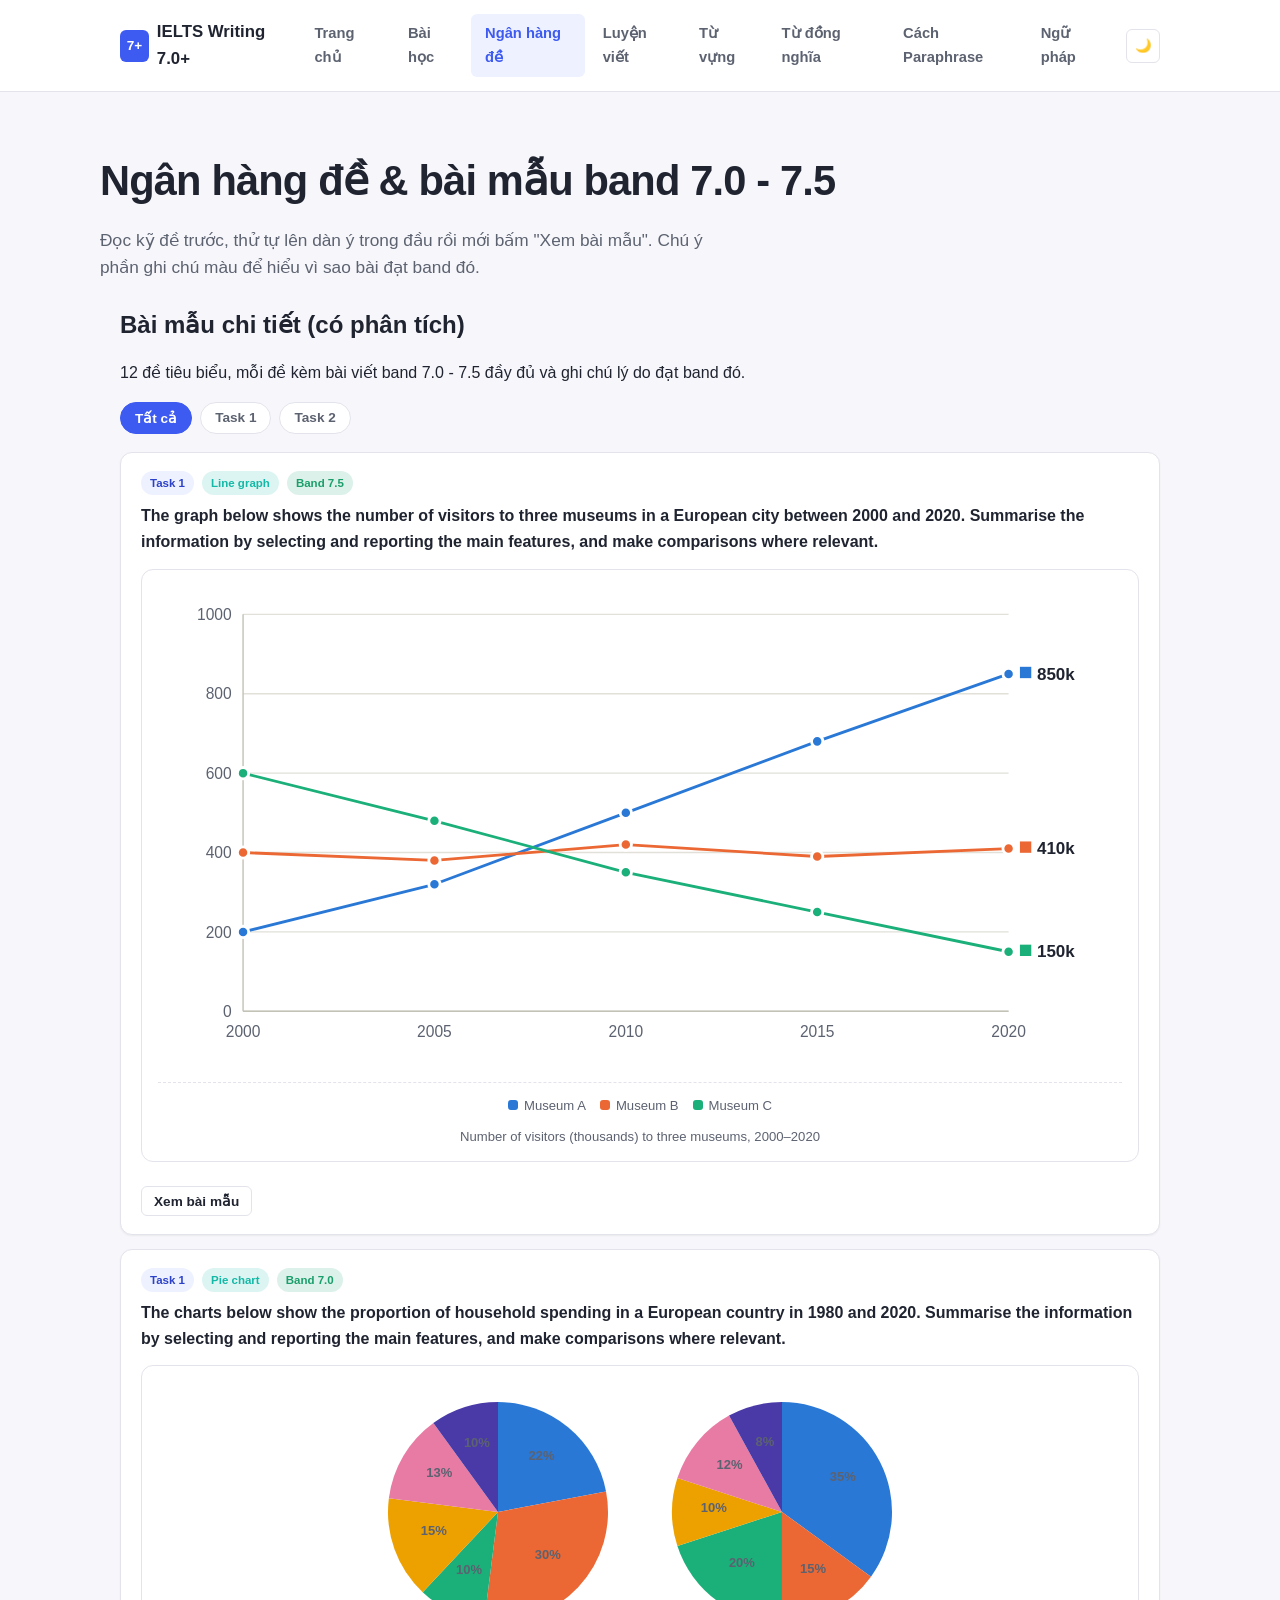
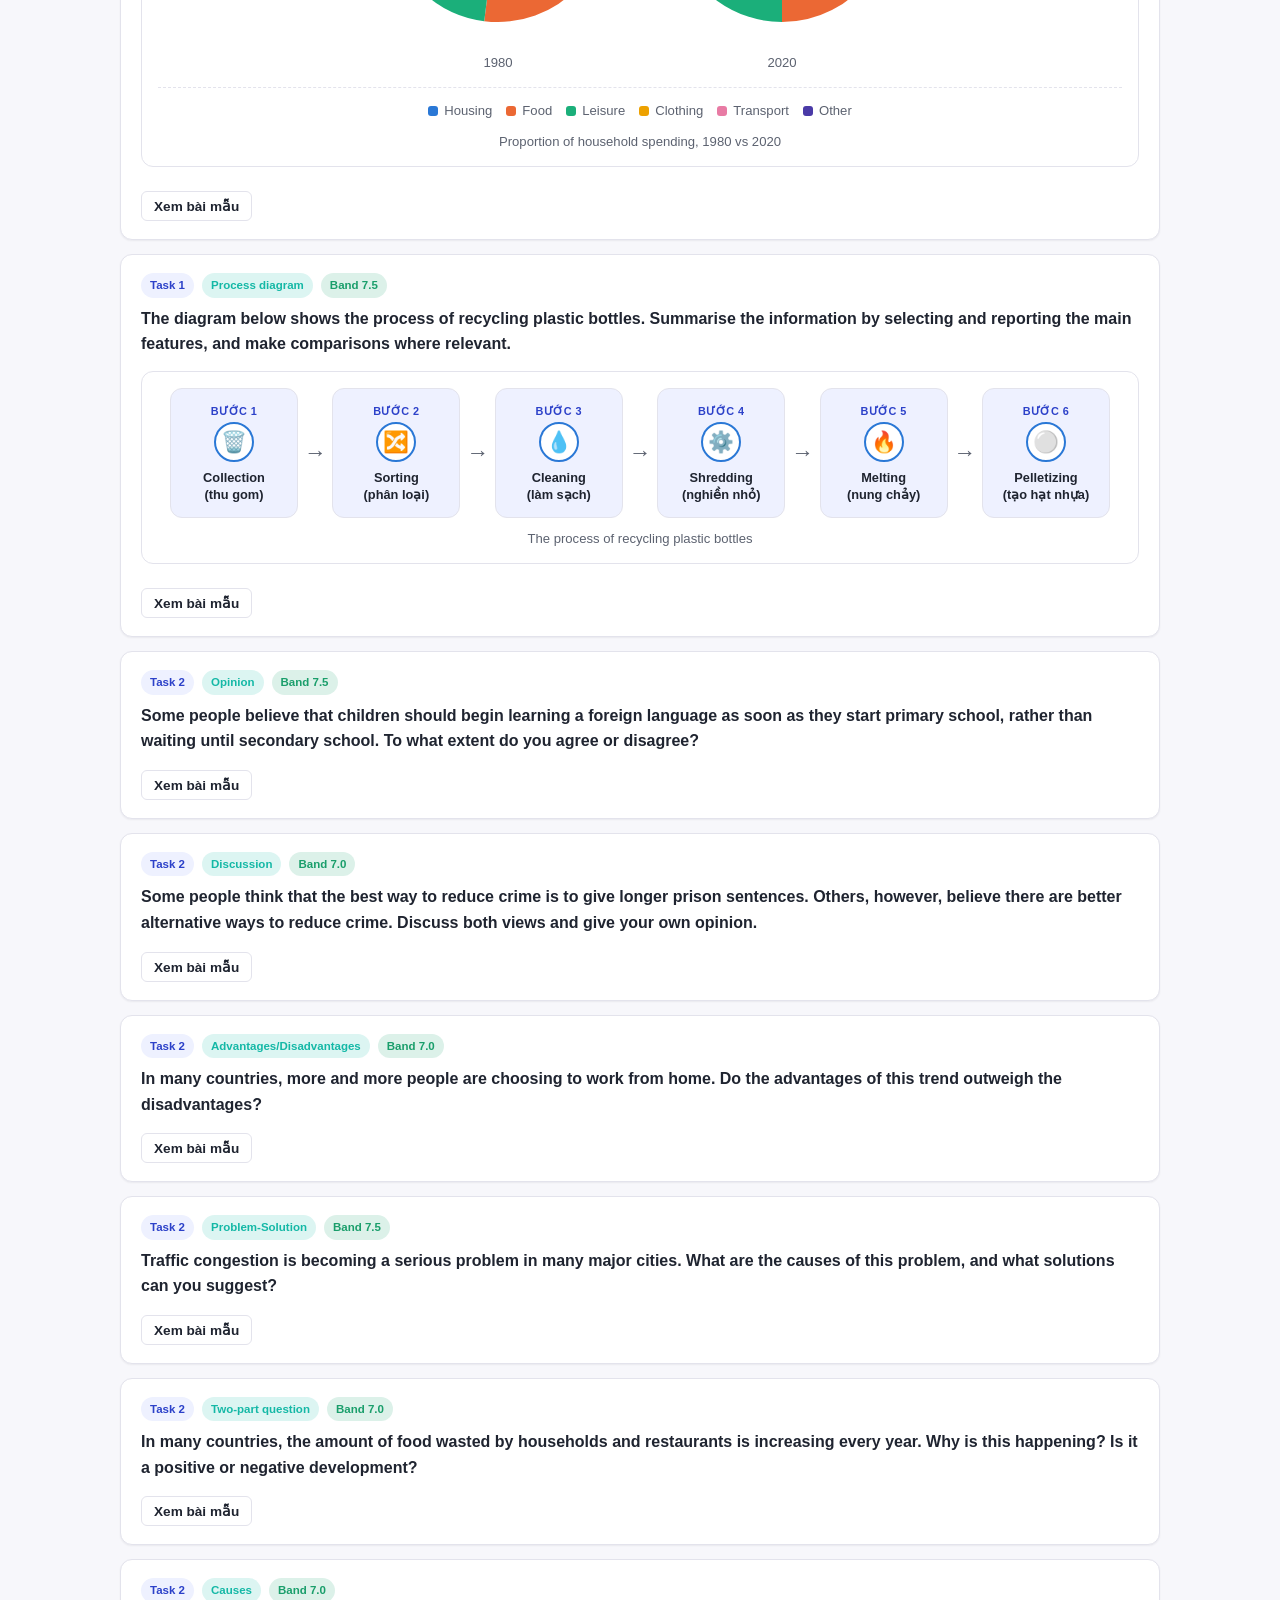
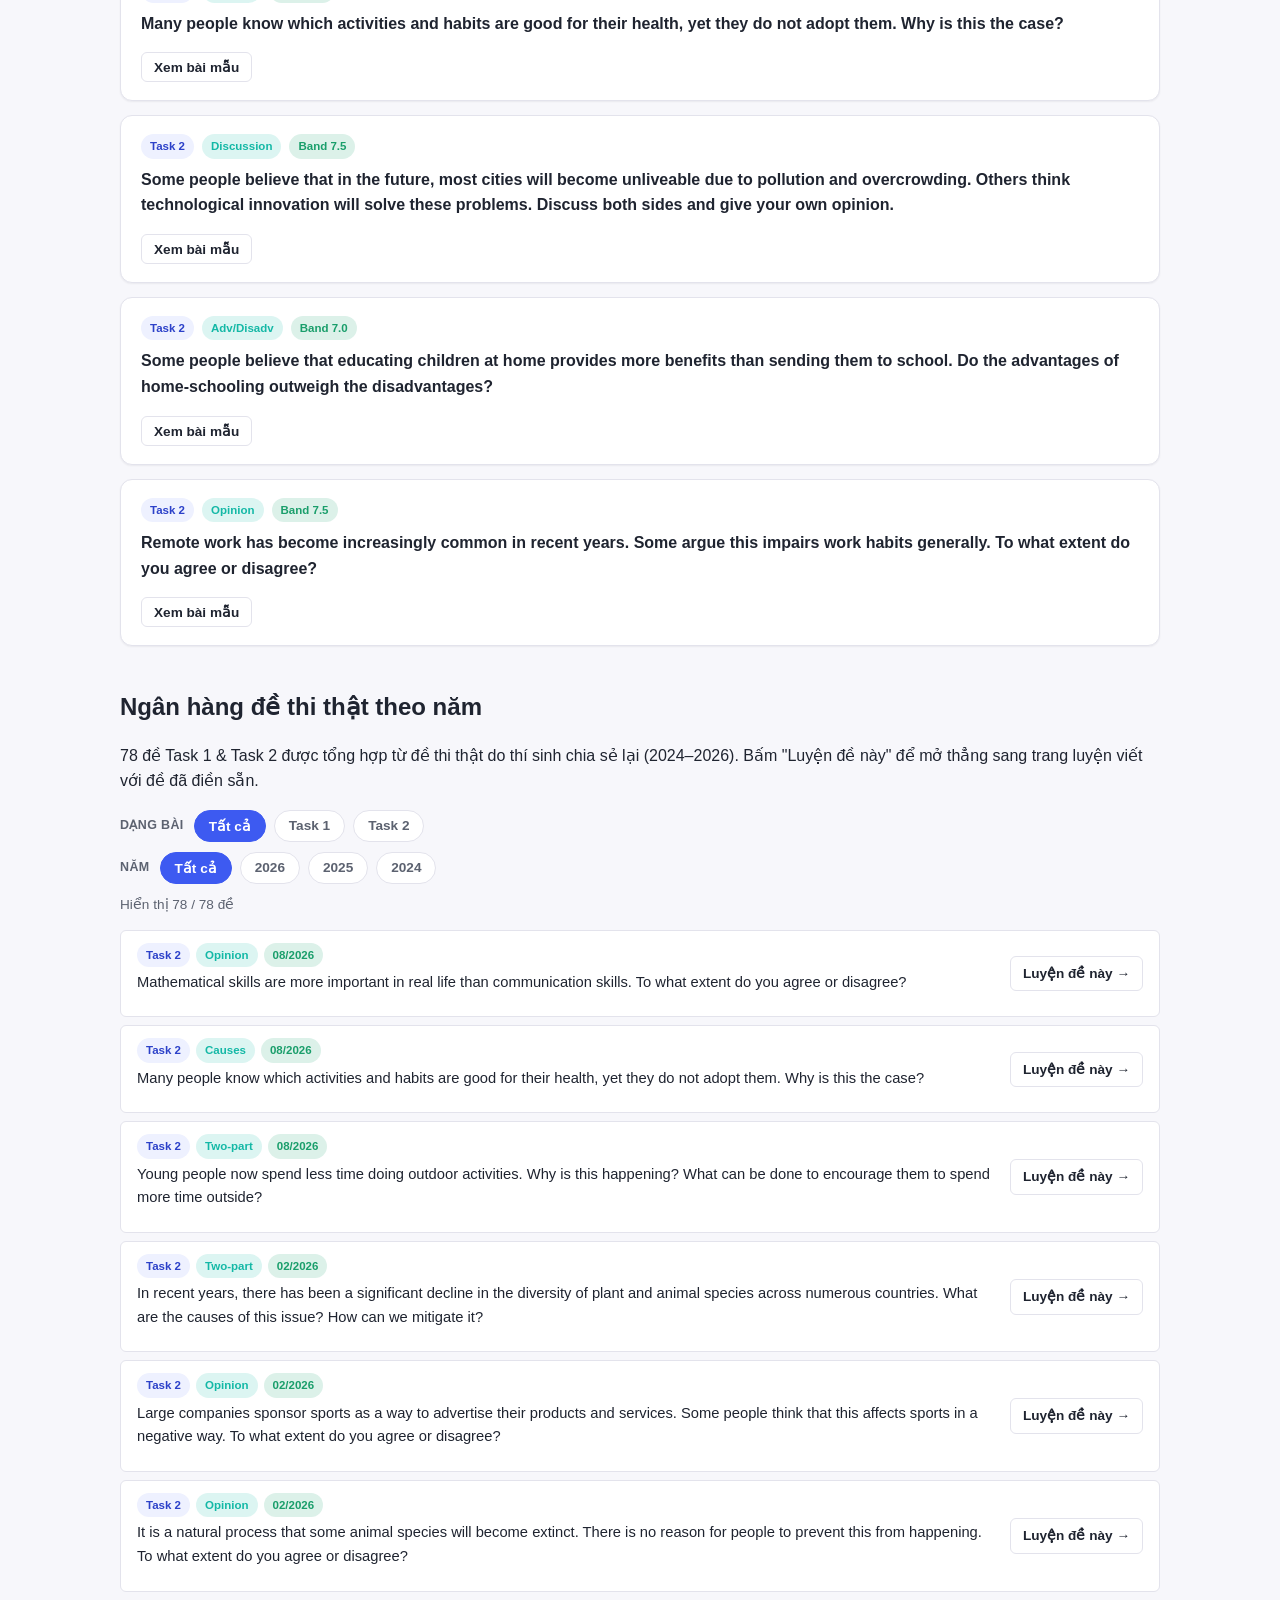
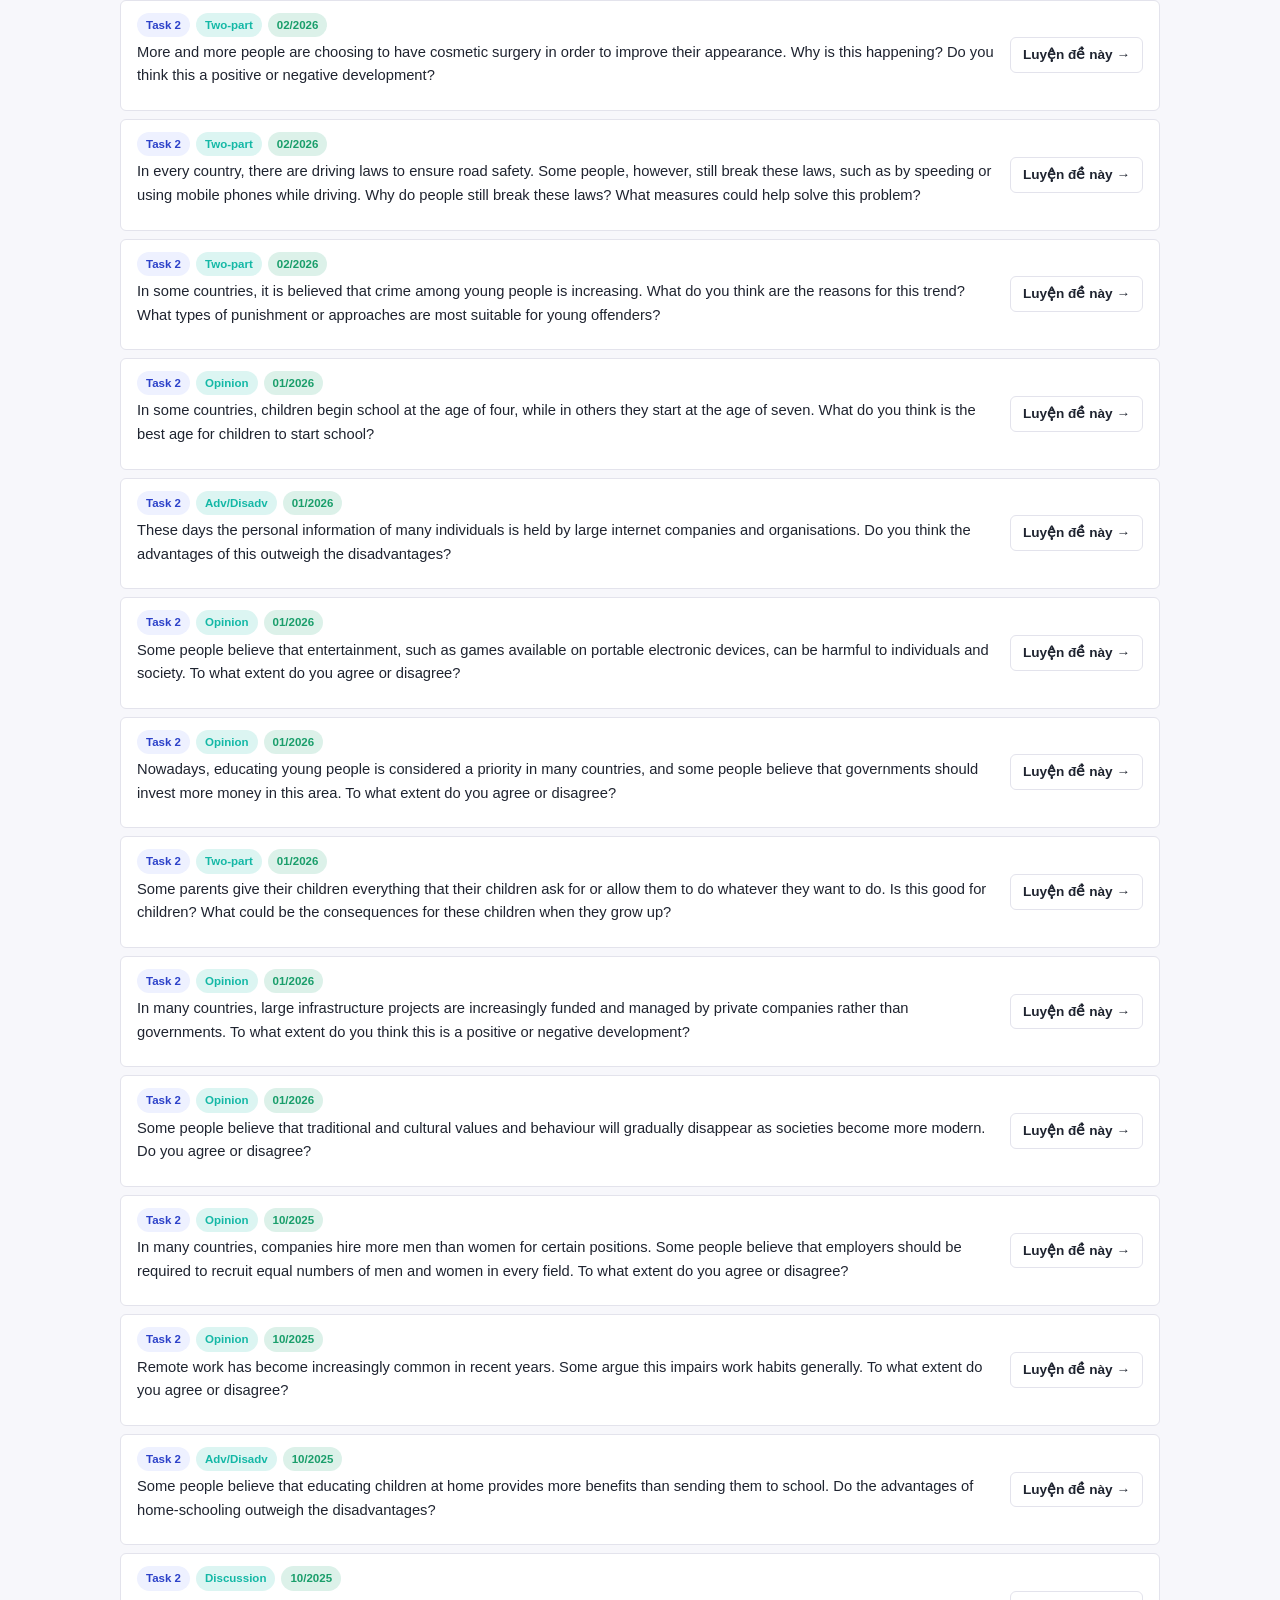
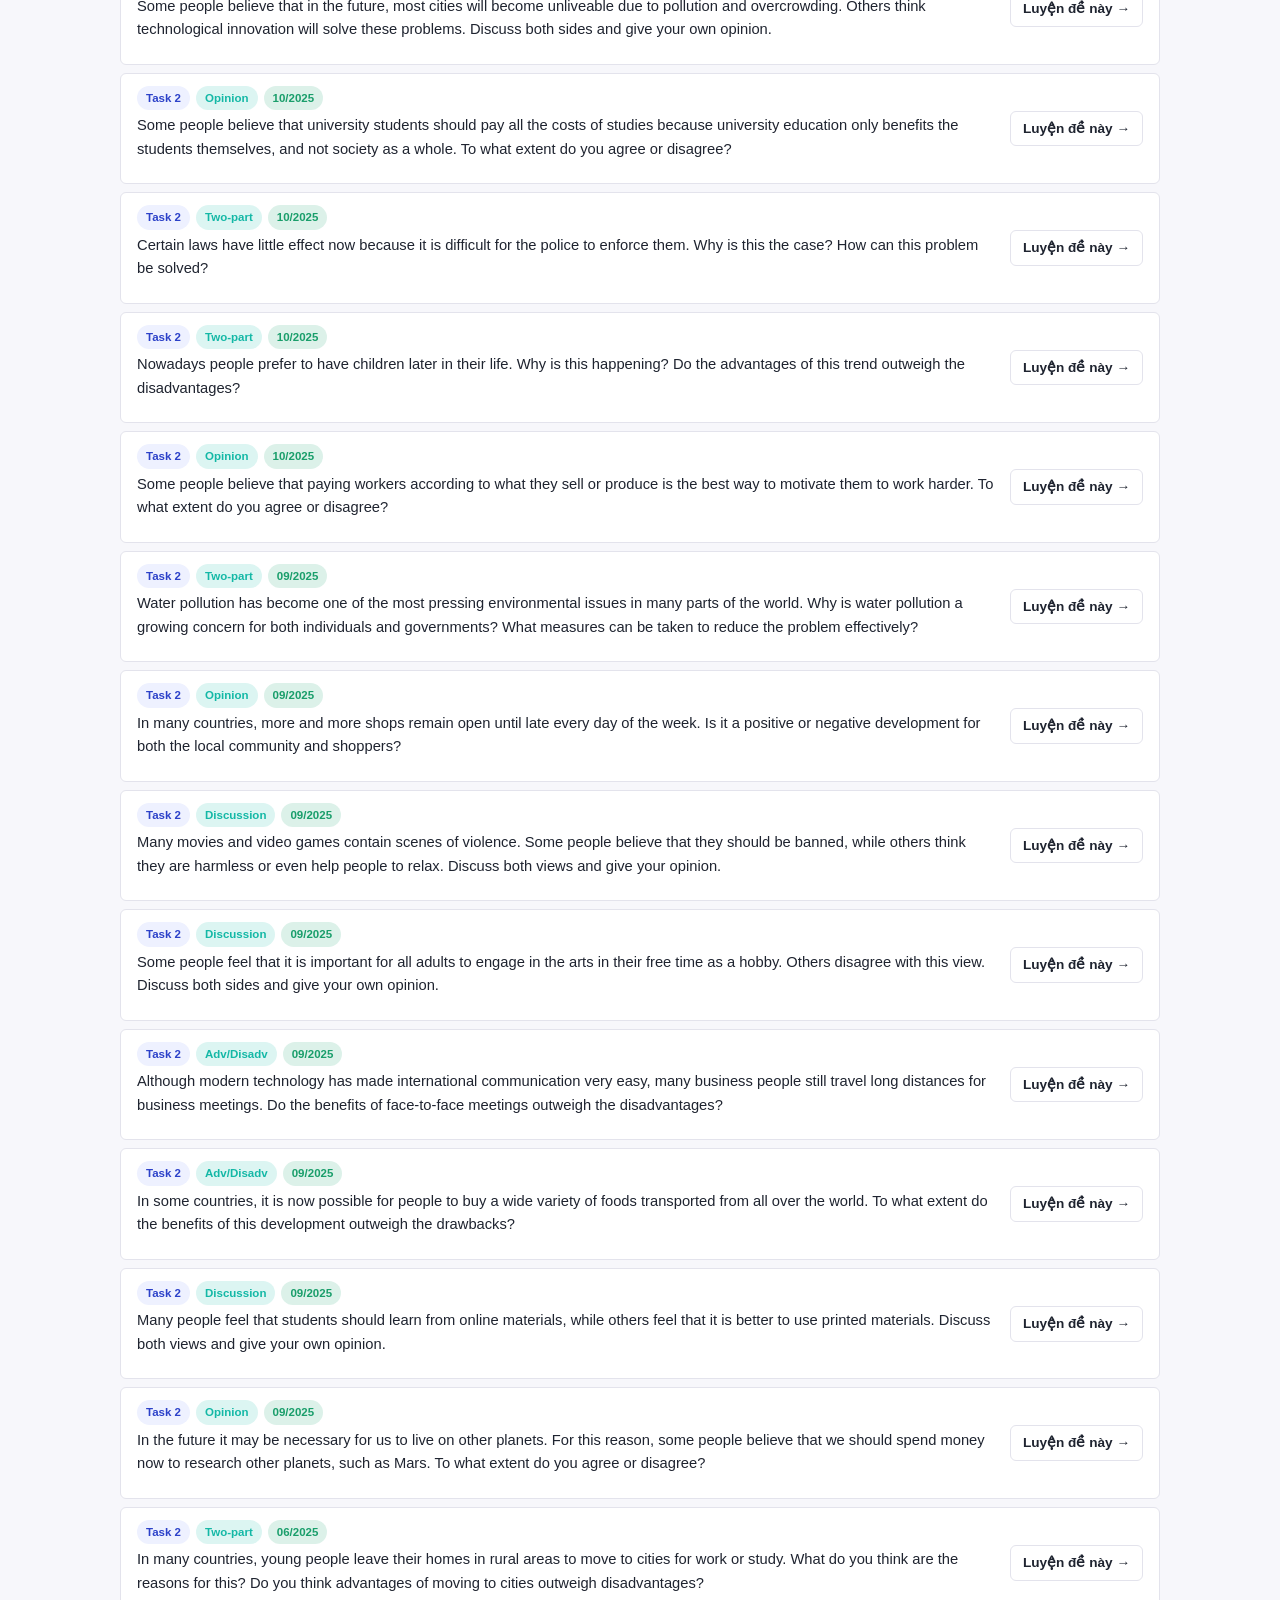
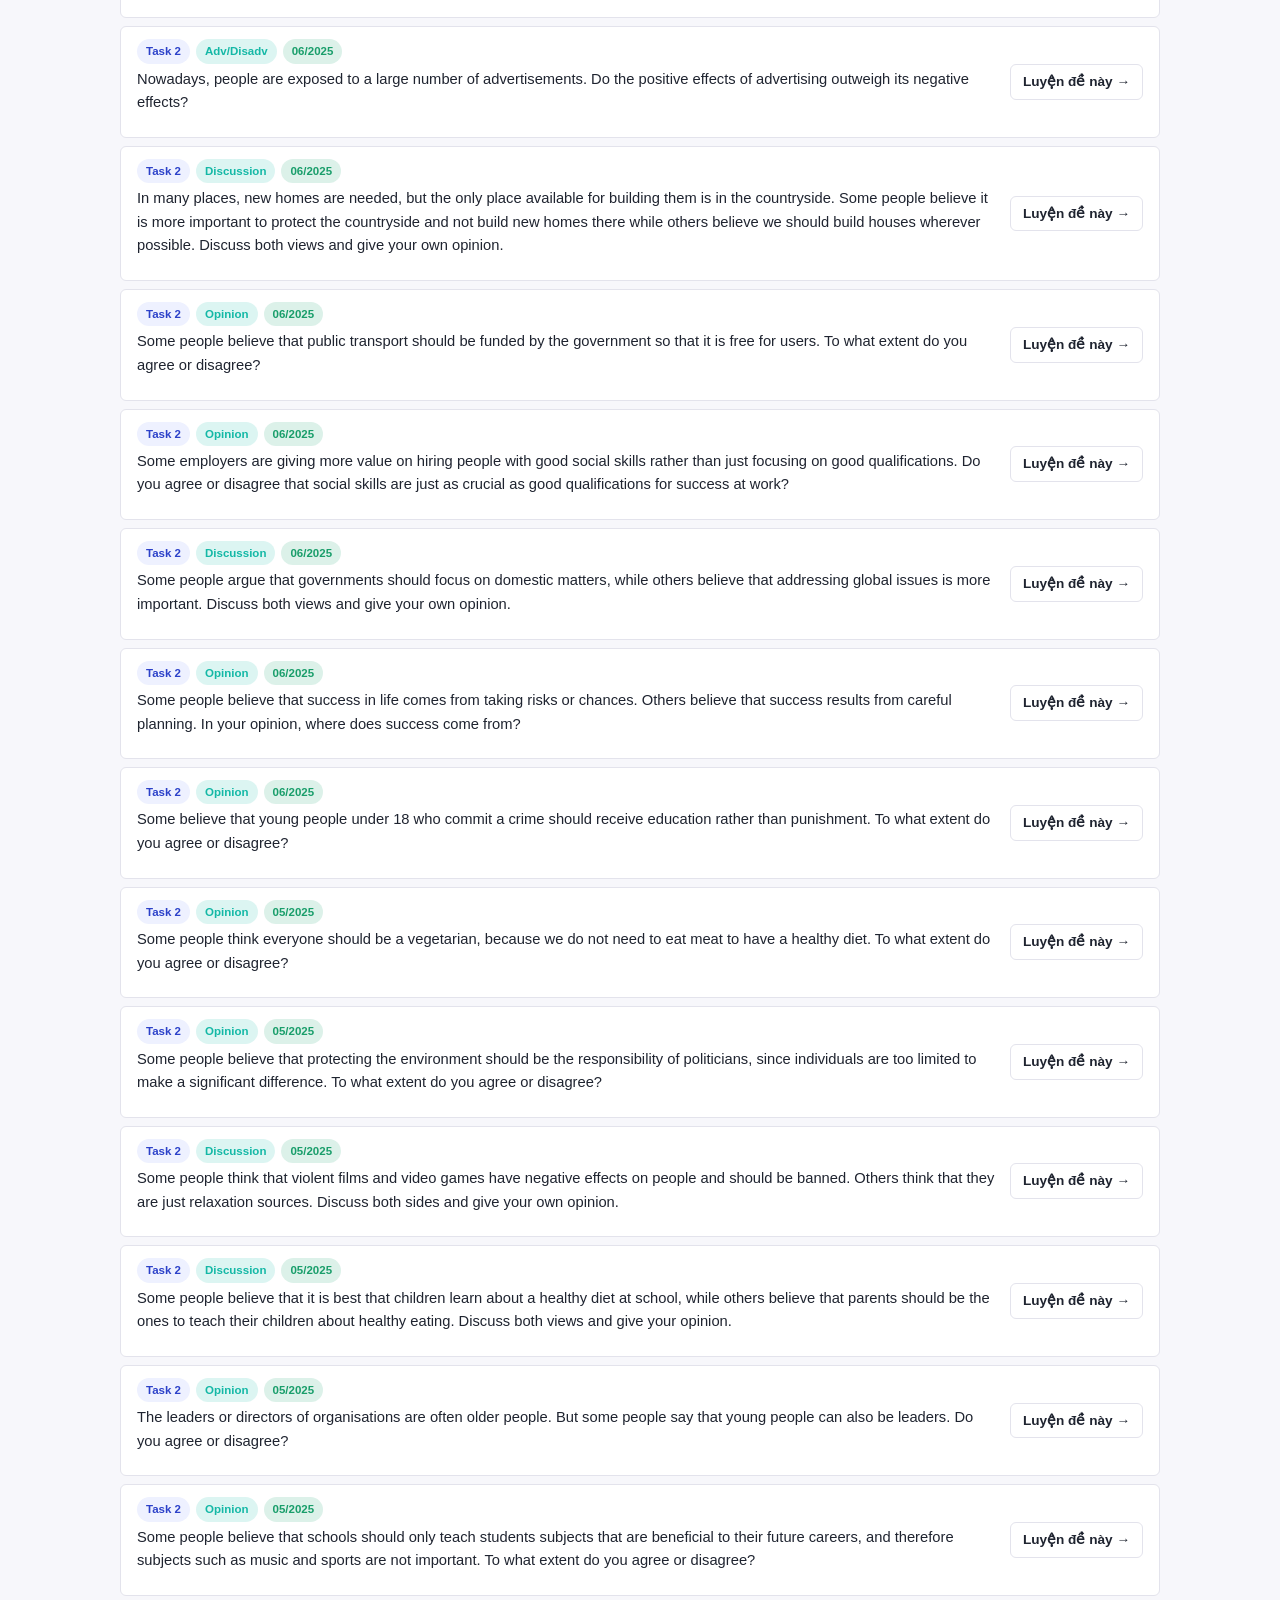
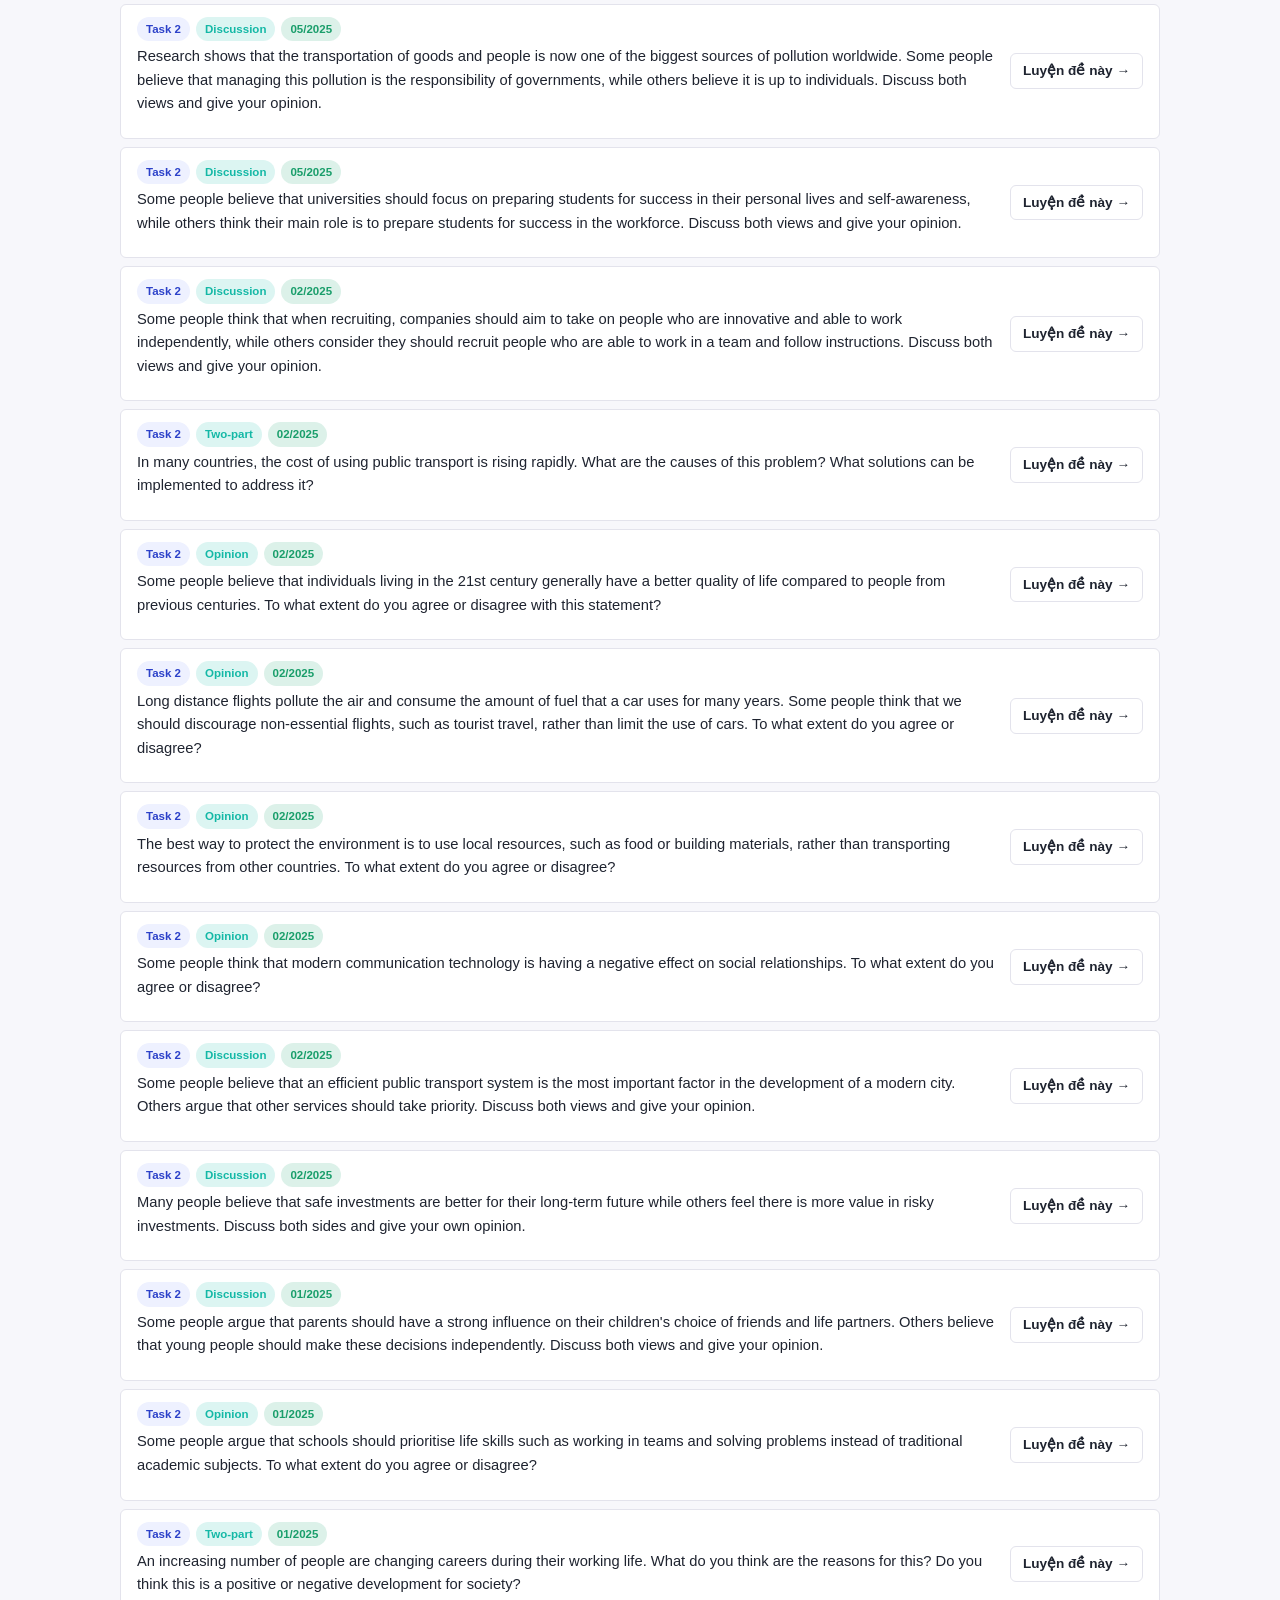
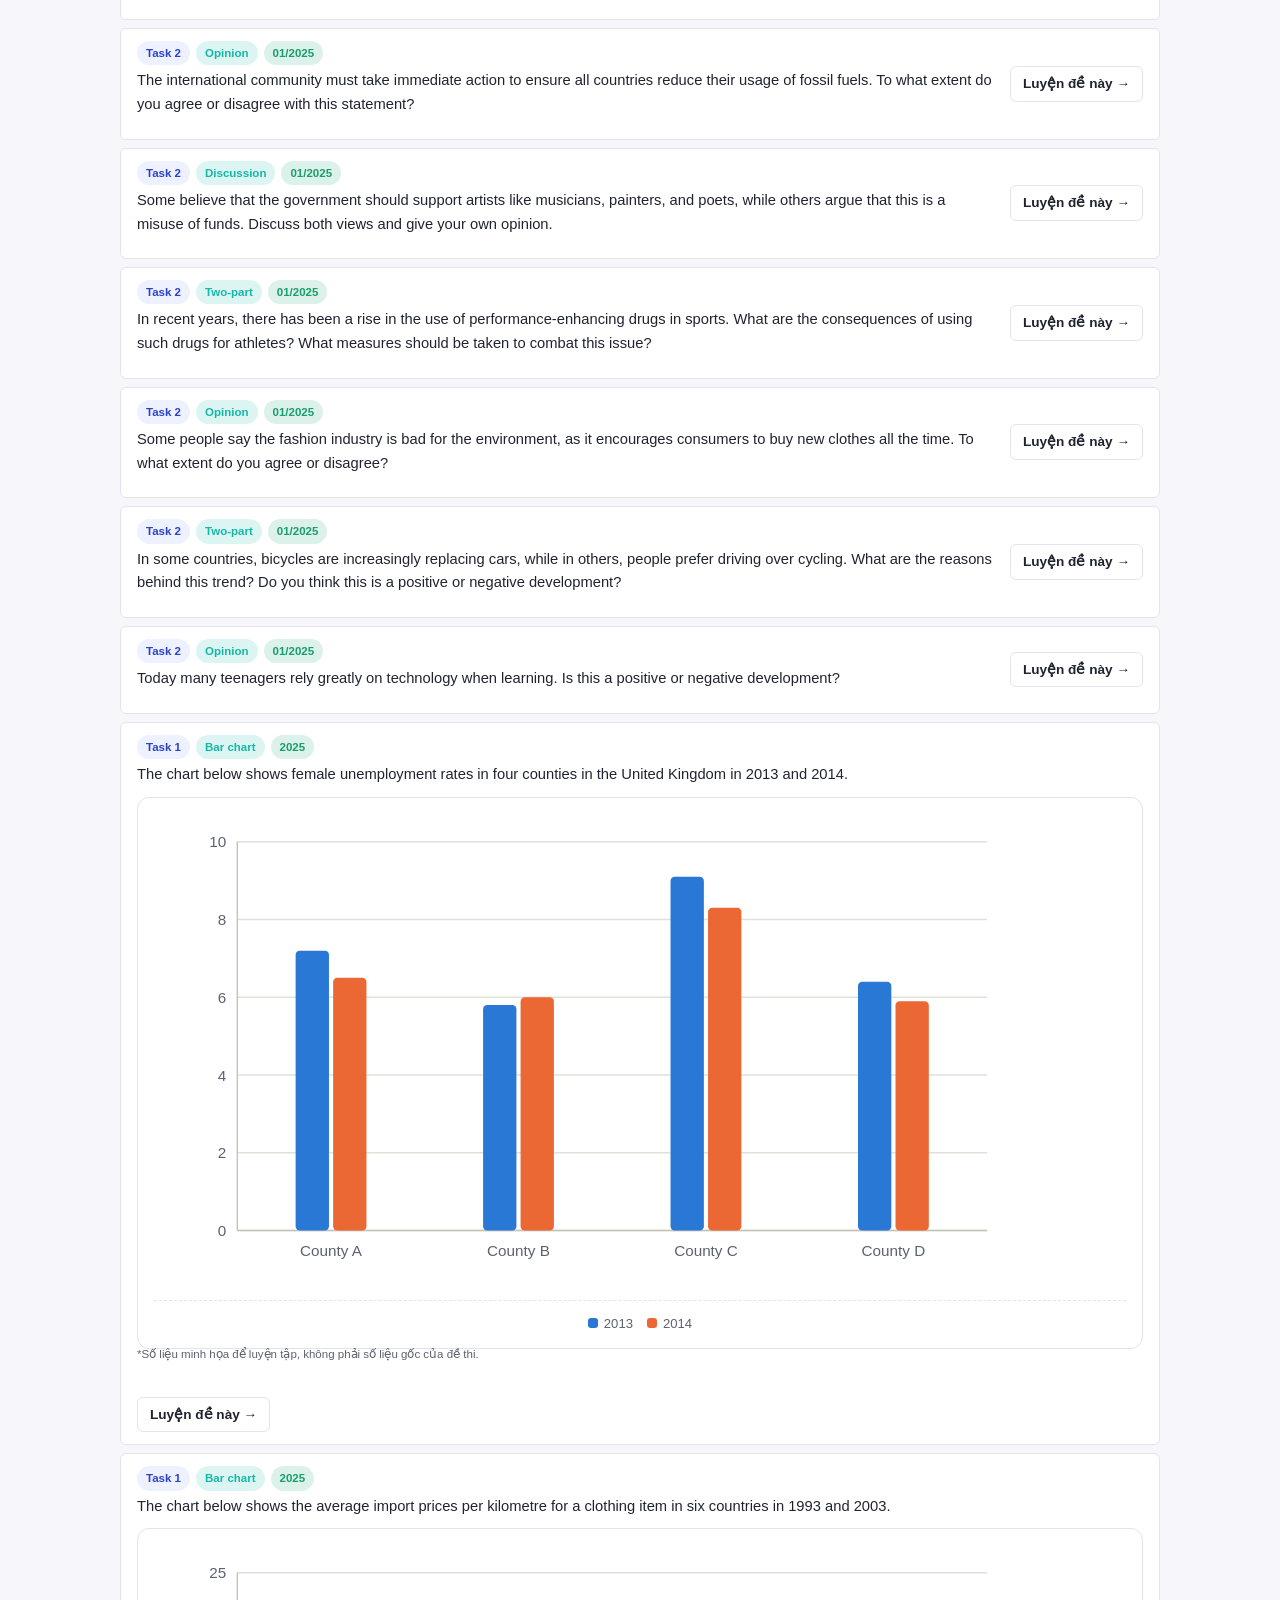
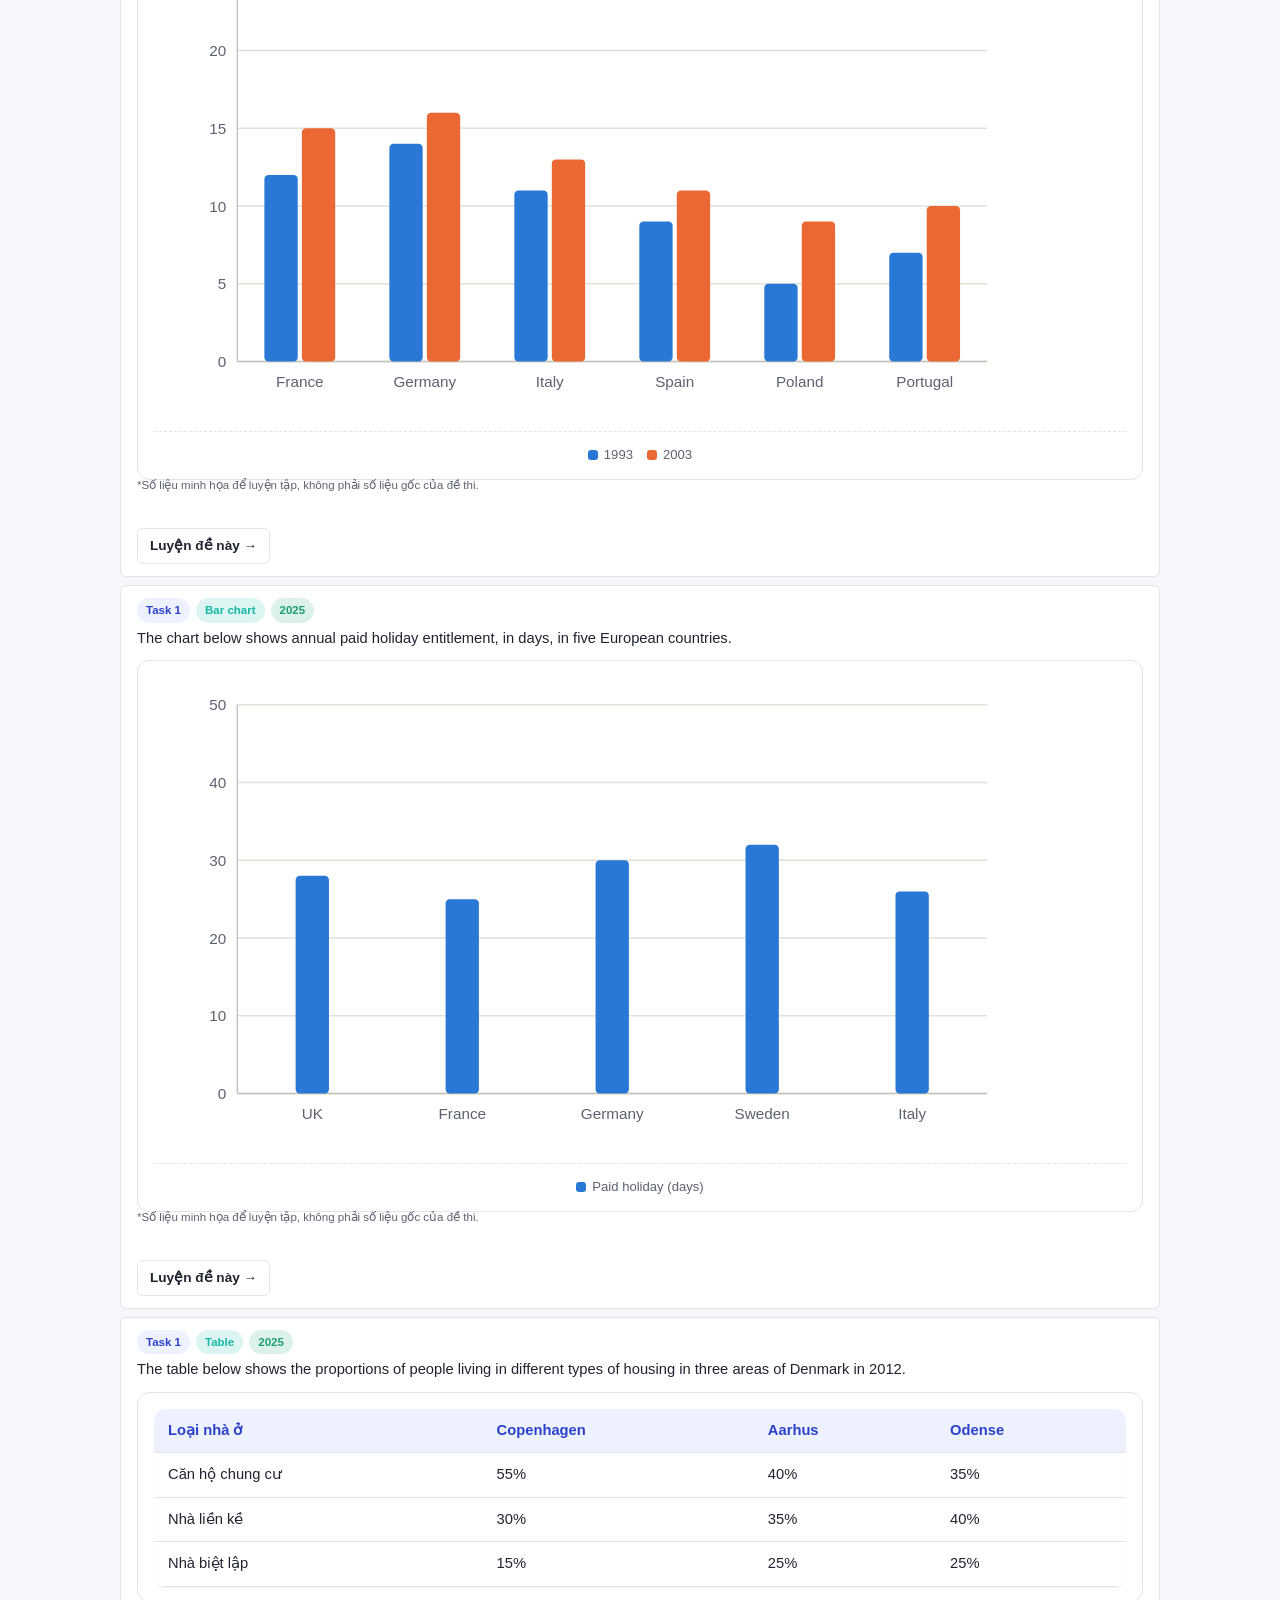
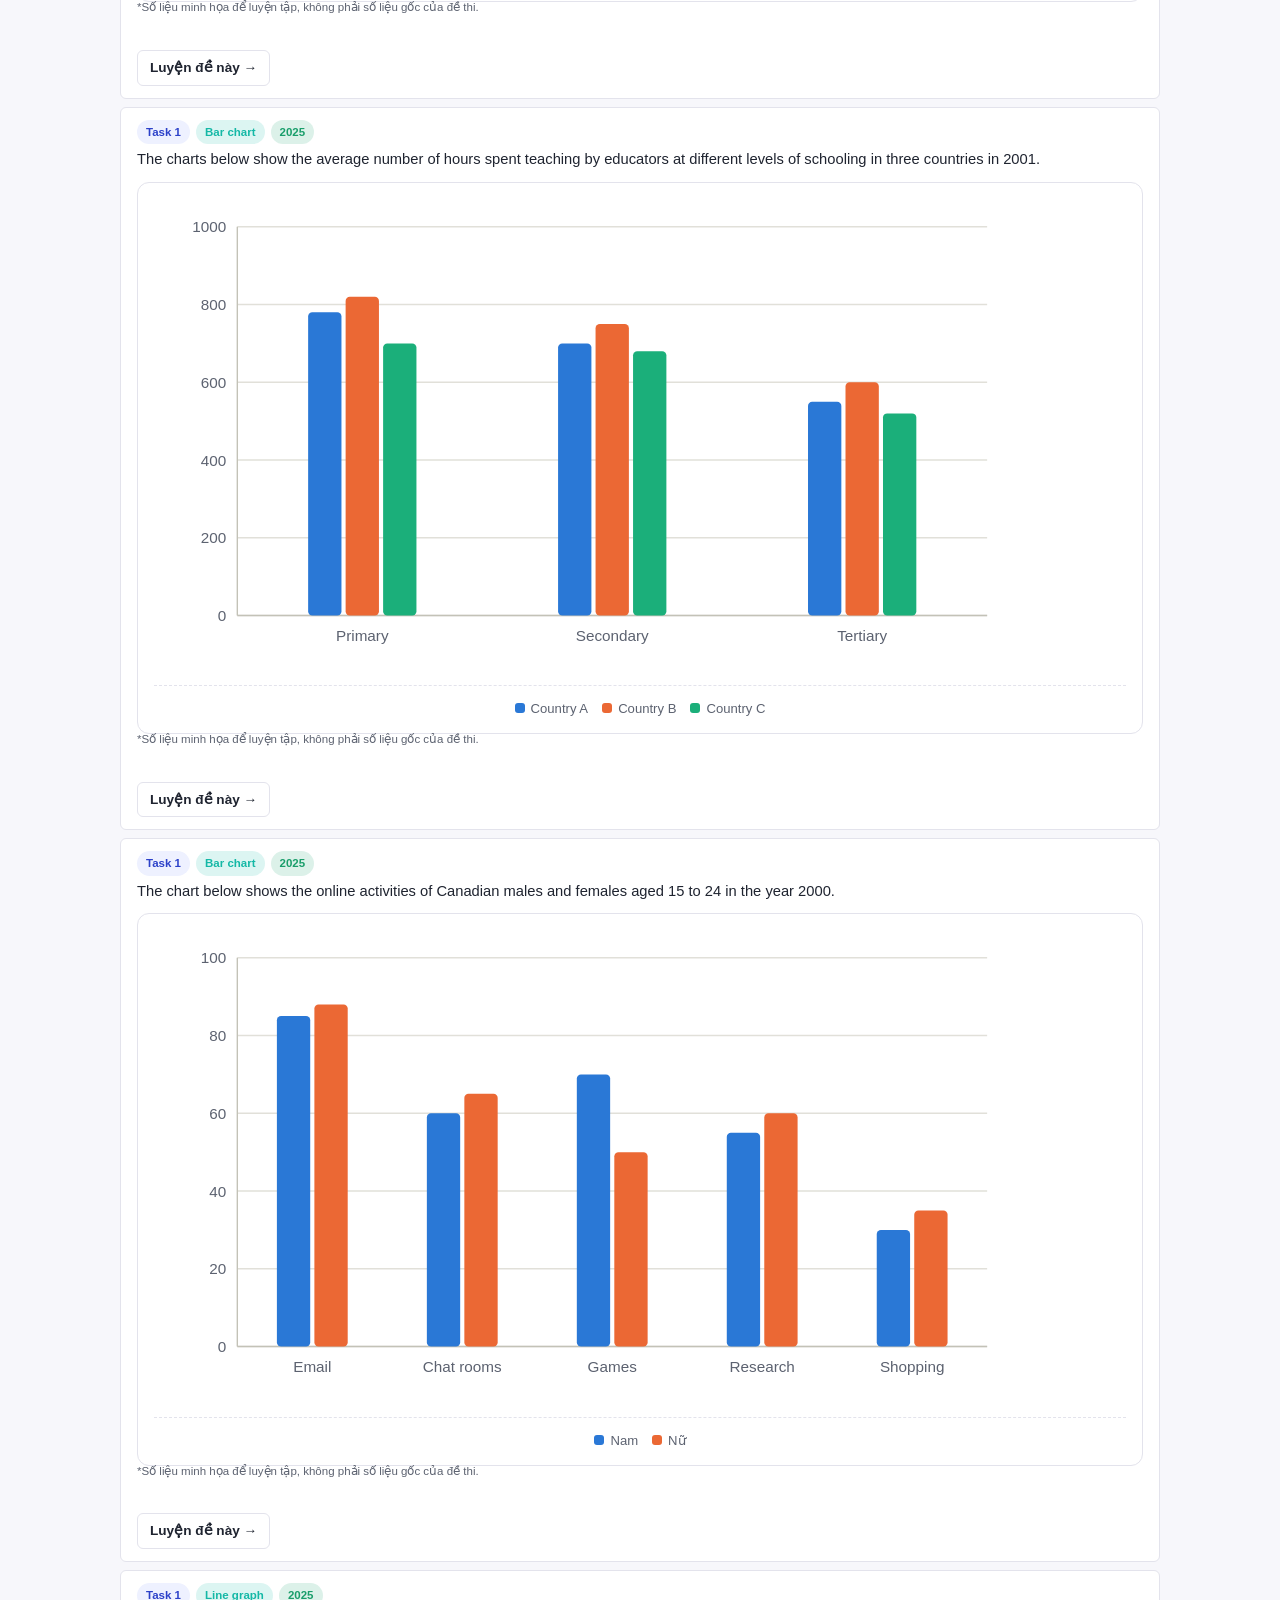
<file: question-bank.html>
<!DOCTYPE html>
<html lang="vi">
<head>
<meta charset="UTF-8">
<meta name="viewport" content="width=device-width, initial-scale=1.0">
<title>Ngân hàng đề &amp; bài mẫu | IELTS Writing 7.0+</title>
<meta name="description" content="Đề thi IELTS Writing Task 1 và Task 2 kèm bài mẫu band 7.0 - 7.5 có ghi chú phân tích.">
<link rel="manifest" href="manifest.json">
<link rel="icon" href="assets/favicon-32.png" sizes="32x32">
<link rel="apple-touch-icon" href="assets/icon-192.png">
<meta name="theme-color" content="#3d5af1">
<link rel="stylesheet" href="css/style.css">
</head>
<body>

<header class="site-header">
  <nav class="nav">
    <a href="index.html" class="nav-brand">
      <span class="logo-badge">7+</span>
      IELTS Writing 7.0+
    </a>
    <ul class="nav-links">
      <li><a href="index.html">Trang chủ</a></li>
      <li><a href="lessons.html">Bài học</a></li>
      <li><a href="question-bank.html">Ngân hàng đề</a></li>
      <li><a href="practice.html">Luyện viết</a></li>
      <li><a href="flashcards.html">Từ vựng</a></li>
      <li><a href="paraphrase.html">Từ đồng nghĩa</a></li>
      <li><a href="paraphrase-guide.html">Cách Paraphrase</a></li>
      <li><a href="grammar.html">Ngữ pháp</a></li>
    </ul>
    <div style="display:flex; align-items:center; gap:8px;">
      <button class="theme-toggle" title="Đổi giao diện sáng/tối">🌙</button>
      <button class="nav-toggle" aria-label="Mở menu">☰</button>
    </div>
  </nav>
</header>

<main>
  <div class="container hero" style="padding-bottom:0;">
    <h1>Ngân hàng đề &amp; bài mẫu band 7.0 - 7.5</h1>
    <p class="lead">Đọc kỹ đề trước, thử tự lên dàn ý trong đầu rồi mới bấm "Xem bài mẫu". Chú ý phần ghi chú màu để hiểu vì sao bài đạt band đó.</p>
  </div>

  <div class="container">
    <h2 style="margin-bottom:4px;">Bài mẫu chi tiết (có phân tích)</h2>
    <p class="section-sub">12 đề tiêu biểu, mỗi đề kèm bài viết band 7.0 - 7.5 đầy đủ và ghi chú lý do đạt band đó.</p>
    <div class="filter-bar" id="type-filter">
      <button class="filter-chip active" data-filter="all">Tất cả</button>
      <button class="filter-chip" data-filter="task1">Task 1</button>
      <button class="filter-chip" data-filter="task2">Task 2</button>
    </div>

    <div id="qlist">

      <!-- ===== TASK 1 SAMPLES ===== -->
      <div class="qcard" data-type="task1">
        <div class="qmeta"><span class="badge">Task 1</span><span class="badge accent">Line graph</span><span class="badge band">Band 7.5</span></div>
        <p class="qprompt">The graph below shows the number of visitors to three museums in a European city between 2000 and 2020. Summarise the information by selecting and reporting the main features, and make comparisons where relevant.</p>
        <div class="chart-mount" data-chart-index="0"></div>
        <button class="btn btn-ghost btn-sm essay-toggle">Xem bài mẫu</button>
        <div class="essay-body">
          <p>The line graph illustrates how many people visited three museums in a European city over a twenty-year period, from 2000 to 2020.</p>
          <p>Overall, while visitor numbers at Museum A rose consistently throughout the period, Museum C experienced a steady decline. Museum B, by contrast, remained comparatively stable, fluctuating only slightly around the same level.</p>
          <p>In 2000, Museum C was the most popular of the three, attracting approximately 600,000 visitors, almost three times as many as Museum A, which started at just 200,000. Over the following two decades, however, this gap narrowed considerably and eventually reversed. Museum A saw a sharp and continuous rise, climbing to around 500,000 visitors by 2010 before reaching a peak of 850,000 in 2020, making it by far the most visited attraction by the end of the period.</p>
          <p>Museum C followed the opposite trajectory, dropping gradually to roughly 350,000 by 2010 and falling further to just 150,000 in 2020, a decrease of 450,000 from its starting figure. Meanwhile, Museum B hovered around the 400,000 mark for most of the period, dipping slightly in the middle years before recovering to finish close to where it began.</p>
          <div class="essay-notes">
            <strong>Vì sao đạt 7.5:</strong> Có overview tách biệt nêu đúng 2 xu hướng chính; số liệu được nhóm theo đặc điểm (tăng/giảm/ổn định) thay vì liệt kê theo thời gian; dùng đa dạng từ vựng chỉ xu hướng (rose, climbing, dropping, hovered, dipping) và cấu trúc so sánh (almost three times as many as, by far the most visited).
          </div>
        </div>
      </div>

      <div class="qcard" data-type="task1">
        <div class="qmeta"><span class="badge">Task 1</span><span class="badge accent">Pie chart</span><span class="badge band">Band 7.0</span></div>
        <p class="qprompt">The charts below show the proportion of household spending in a European country in 1980 and 2020. Summarise the information by selecting and reporting the main features, and make comparisons where relevant.</p>
        <div class="chart-mount" data-chart-index="1"></div>
        <button class="btn btn-ghost btn-sm essay-toggle">Xem bài mẫu</button>
        <div class="essay-body">
          <p>The two pie charts compare how households in a European country allocated their spending across several categories in 1980 and 2020.</p>
          <p>Overall, spending on housing and leisure increased considerably as a proportion of the total budget over the forty-year period, whereas the share spent on food fell sharply. Housing remained the largest single category in both years.</p>
          <p>In 1980, food accounted for the second-largest proportion of household spending, at 30%, only slightly behind housing, which made up 22% of the total. By 2020, this pattern had changed dramatically: housing had risen to 35%, becoming the dominant expense, while spending on food had dropped to just 15%, less than half its original share.</p>
          <p>Leisure activities also saw a notable rise, doubling from 10% to 20% and overtaking food to become the second-largest category by 2020. The remaining categories, including clothing and transport, together made up a comparatively small and fairly stable portion of the budget in both years, with only minor fluctuations of two or three percentage points.</p>
          <div class="essay-notes">
            <strong>Vì sao đạt 7.0:</strong> Overview nêu đúng 2 xu hướng nổi bật nhất và giữ nguyên tắc "không có số liệu trong overview"; các đối tượng được so sánh chéo giữa 2 năm (housing vs food) thay vì mô tả từng biểu đồ riêng lẻ. Để lên 7.5+ cần thêm 1-2 cụm từ ít phổ biến hơn cho phần liên hệ giữa các mục nhỏ còn lại.
          </div>
        </div>
      </div>

      <div class="qcard" data-type="task1">
        <div class="qmeta"><span class="badge">Task 1</span><span class="badge accent">Process diagram</span><span class="badge band">Band 7.5</span></div>
        <p class="qprompt">The diagram below shows the process of recycling plastic bottles. Summarise the information by selecting and reporting the main features, and make comparisons where relevant.</p>
        <div class="chart-mount" data-chart-index="2"></div>
        <button class="btn btn-ghost btn-sm essay-toggle">Xem bài mẫu</button>
        <div class="essay-body">
          <p>The diagram illustrates the sequence of stages involved in recycling used plastic bottles, from initial collection to the production of reusable plastic pellets.</p>
          <p>Overall, the process consists of six distinct stages and follows a linear, one-directional path, with each stage transforming the material further towards its final reusable form.</p>
          <p>The process begins with the collection of used plastic bottles, which are typically gathered from household recycling bins and public collection points. Once collected, the bottles are transported to a recycling facility, where they are sorted according to type and colour. Following this sorting stage, the plastic is thoroughly cleaned to remove any labels, residue or contaminants that might affect the quality of the final product.</p>
          <p>After cleaning, the plastic is fed into a machine and shredded into small flakes. These flakes are then melted at high temperatures, a step which allows the material to be reshaped. Finally, the melted plastic is extruded and cut into small pellets, which can subsequently be sold to manufacturers and used as raw material for producing new plastic goods.</p>
          <div class="essay-notes">
            <strong>Vì sao đạt 7.5:</strong> Dùng câu bị động xuyên suốt (are sorted, is cleaned, is fed, are cut) phù hợp với thể loại process; từ nối trình tự đa dạng (Once collected, Following this, After cleaning, Finally) thay vì lặp "first, second, third"; overview nêu rõ số bước và tính chất tuyến tính của quy trình.
          </div>
        </div>
      </div>

      <!-- ===== TASK 2 SAMPLES ===== -->
      <div class="qcard" data-type="task2">
        <div class="qmeta"><span class="badge">Task 2</span><span class="badge accent">Opinion</span><span class="badge band">Band 7.5</span></div>
        <p class="qprompt">Some people believe that children should begin learning a foreign language as soon as they start primary school, rather than waiting until secondary school. To what extent do you agree or disagree?</p>
        <button class="btn btn-ghost btn-sm essay-toggle">Xem bài mẫu</button>
        <div class="essay-body">
          <p>It is often suggested that foreign language education should start in primary school rather than being delayed until secondary level. I strongly agree with this view, primarily because of how the brain acquires language at a young age and the long-term academic advantages this provides.</p>
          <p>To begin with, young children possess a remarkable capacity for absorbing new sounds and grammatical patterns, a cognitive advantage that diminishes significantly with age. Neuroscientific research has consistently shown that the brain's plasticity for language acquisition is at its highest before puberty, allowing children to develop near-native pronunciation and intuitive grammar with relatively little conscious effort. A child who begins studying French at the age of six, for instance, is far more likely to develop an authentic accent than a teenager starting the same course at fifteen, simply because the younger learner's brain is still highly receptive to new phonetic patterns.</p>
          <p>Furthermore, early exposure to a second language brings cognitive benefits that extend well beyond linguistic competence. Studies in bilingual education suggest that children who learn a foreign language from an early age tend to develop stronger problem-solving skills and greater mental flexibility, since they are constantly required to switch between two different linguistic systems. This cognitive training can, in turn, have a positive knock-on effect on other academic subjects, including mathematics and reading comprehension, as children become more adept at recognising patterns and structures.</p>
          <p>In conclusion, given the clear neurological advantages of early language learning and its broader cognitive benefits, I firmly believe that foreign languages should be introduced from the very first years of primary school rather than postponed until secondary education.</p>
          <div class="essay-notes">
            <strong>Vì sao đạt 7.5:</strong> Thesis statement rõ ràng ngay từ mở bài; mỗi thân bài phát triển SÂU 1 ý (giải thích cơ chế + ví dụ cụ thể) thay vì liệt kê nhiều ý hời hợt; dùng cấu trúc câu đa dạng (mệnh đề quan hệ, so sánh, mệnh đề trạng ngữ); từ vựng học thuật tự nhiên (cognitive plasticity, knock-on effect, phonetic patterns).
          </div>
        </div>
      </div>

      <div class="qcard" data-type="task2">
        <div class="qmeta"><span class="badge">Task 2</span><span class="badge accent">Discussion</span><span class="badge band">Band 7.0</span></div>
        <p class="qprompt">Some people think that the best way to reduce crime is to give longer prison sentences. Others, however, believe there are better alternative ways to reduce crime. Discuss both views and give your own opinion.</p>
        <button class="btn btn-ghost btn-sm essay-toggle">Xem bài mẫu</button>
        <div class="essay-body">
          <p>Crime remains a pressing social issue, and opinions differ sharply on how best to address it. While some argue that lengthening prison sentences is the most effective deterrent, others contend that alternative measures would yield better long-term results. This essay will examine both perspectives before presenting my own view.</p>
          <p>Proponents of harsher sentencing argue that the fear of spending many years behind bars discourages potential offenders from committing crimes in the first place. From this perspective, a strict justice system sends a clear message that criminal behaviour carries severe consequences, thereby protecting society by keeping dangerous individuals off the streets for longer periods. Countries that have adopted tougher sentencing policies, for example, often cite short-term reductions in specific violent crimes as evidence of this deterrent effect.</p>
          <p>On the other hand, many experts maintain that focusing solely on punishment fails to address the root causes of criminal behaviour, such as poverty, lack of education and limited employment opportunities. They argue that investing in rehabilitation programmes, vocational training and mental health support within prisons is far more likely to prevent reoffending than simply extending sentences. Indeed, some countries with strong rehabilitation-focused systems report considerably lower rates of repeat offending than those relying primarily on punitive measures.</p>
          <p>Having considered both sides, I believe that a combined approach is most effective. While sentences should be proportionate to the severity of the crime, greater emphasis should be placed on rehabilitation, since addressing the underlying causes of crime is ultimately more likely to create a safer society in the long run.</p>
          <div class="essay-notes">
            <strong>Vì sao đạt 7.0:</strong> Trình bày khách quan cả 2 quan điểm trước khi nêu ý kiến cá nhân ở kết bài — đúng yêu cầu dạng "discuss both views"; liên kết đoạn tốt. Để lên 7.5 cần ví dụ cụ thể hơn (tên chính sách/số liệu thực tế) thay vì "some countries" chung chung.
          </div>
        </div>
      </div>

      <div class="qcard" data-type="task2">
        <div class="qmeta"><span class="badge">Task 2</span><span class="badge accent">Advantages/Disadvantages</span><span class="badge band">Band 7.0</span></div>
        <p class="qprompt">In many countries, more and more people are choosing to work from home. Do the advantages of this trend outweigh the disadvantages?</p>
        <button class="btn btn-ghost btn-sm essay-toggle">Xem bài mẫu</button>
        <div class="essay-body">
          <p>Remote working has become increasingly common in recent years, largely driven by advances in digital technology. While this shift brings clear benefits to employees, it also introduces certain drawbacks. In my view, however, the advantages of working from home outweigh the disadvantages for most people.</p>
          <p>One of the most significant benefits of remote work is the flexibility it offers. Employees no longer need to spend hours commuting, which not only saves valuable time but also reduces stress and transport costs. This additional time can be redirected towards personal wellbeing, family responsibilities or professional development, ultimately leading to a healthier work-life balance. Moreover, many workers report higher productivity when working from home, as they are able to design their own schedules around their most productive hours, free from the constant interruptions typical of a busy office environment.</p>
          <p>Nevertheless, working from home is not without its downsides. Isolation is a common complaint among remote workers, who may miss the spontaneous social interaction and sense of camaraderie that an office provides. This lack of face-to-face contact can, over time, negatively affect mental health and reduce opportunities for collaborative brainstorming. In addition, the boundary between work and personal life can become blurred, leading some employees to work longer hours than they would in a traditional office setting.</p>
          <p>Despite these concerns, I would argue that the benefits of improved flexibility, reduced commuting stress and greater autonomy generally outweigh the challenges, particularly when companies actively support remote employees through regular virtual check-ins and clear boundaries around working hours.</p>
          <div class="essay-notes">
            <strong>Vì sao đạt 7.0:</strong> Trình bày cả ưu và nhược điểm một cách cân bằng trước khi đưa ra kết luận rõ ràng theo đúng yêu cầu "outweigh"; dùng từ nối tương phản tự nhiên (Nevertheless, In addition, Despite these concerns). Để lên band cao hơn, nên thêm ví dụ/số liệu thực tế minh họa cho luận điểm về năng suất.
          </div>
        </div>
      </div>

      <div class="qcard" data-type="task2">
        <div class="qmeta"><span class="badge">Task 2</span><span class="badge accent">Problem-Solution</span><span class="badge band">Band 7.5</span></div>
        <p class="qprompt">Traffic congestion is becoming a serious problem in many major cities. What are the causes of this problem, and what solutions can you suggest?</p>
        <button class="btn btn-ghost btn-sm essay-toggle">Xem bài mẫu</button>
        <div class="essay-body">
          <p>Traffic congestion has become an increasingly severe problem in cities around the world, causing significant economic losses and environmental damage. This essay will explore the main causes of this issue before proposing some practical solutions.</p>
          <p>The primary cause of traffic congestion is the rapid growth in private car ownership, driven largely by rising incomes and inadequate public transport infrastructure. As more households can afford a car, and as buses and trains remain overcrowded, unreliable or simply absent in many areas, individuals naturally turn to private vehicles as their preferred mode of transport. This is compounded by urban planning that has historically prioritised road-building over the development of efficient public transit networks, creating cities that are, in effect, designed around the car rather than the pedestrian or commuter.</p>
          <p>To address this problem, city authorities should prioritise substantial investment in public transportation systems, ensuring that buses and trains are frequent, affordable and able to reach even the outer suburbs. If commuters had access to a reliable alternative, many would willingly abandon their cars for daily journeys, particularly if combined with congestion charges that make driving into city centres financially unattractive during peak hours. Singapore's electronic road pricing system, for example, has demonstrated that charging drivers for entering congested zones can meaningfully reduce traffic volumes while simultaneously generating revenue that can be reinvested in public transport.</p>
          <p>In conclusion, while traffic congestion stems largely from over-reliance on private vehicles and insufficient public transport, a combination of infrastructure investment and financial disincentives for driving offers a realistic path towards more manageable city traffic.</p>
          <div class="essay-notes">
            <strong>Vì sao đạt 7.5:</strong> Giải pháp ở thân bài 2 liên kết trực tiếp với nguyên nhân đã nêu ở thân bài 1 (coherence chặt chẽ); có ví dụ thực tế cụ thể (Singapore's electronic road pricing) thay vì chung chung; cấu trúc câu điều kiện được dùng tự nhiên (If commuters had access to...).
          </div>
        </div>
      </div>

      <div class="qcard" data-type="task2">
        <div class="qmeta"><span class="badge">Task 2</span><span class="badge accent">Two-part question</span><span class="badge band">Band 7.0</span></div>
        <p class="qprompt">In many countries, the amount of food wasted by households and restaurants is increasing every year. Why is this happening? Is it a positive or negative development?</p>
        <button class="btn btn-ghost btn-sm essay-toggle">Xem bài mẫu</button>
        <div class="essay-body">
          <p>Food waste has been rising steadily in many parts of the world, and this essay will consider why this trend is occurring before evaluating whether it represents a positive or negative development for society.</p>
          <p>One major reason behind growing food waste is the relative affordability and abundance of food in many modern economies. When food is cheap and readily available, consumers tend to place less value on it, buying more than they need and discarding items that are still edible simply because they have passed a "best before" date. Restaurants, too, often over-prepare dishes to ensure they never run out of menu items, resulting in significant quantities of unused food being thrown away at the end of each day. This behaviour is further encouraged by supermarket promotions that incentivise bulk buying, regardless of whether households can realistically consume everything before it spoils.</p>
          <p>In my view, this is an overwhelmingly negative development. Beyond the obvious ethical concern of discarding edible food while millions of people worldwide suffer from hunger, food waste carries substantial environmental costs. Decomposing food in landfills releases methane, a greenhouse gas far more potent than carbon dioxide, thereby contributing directly to climate change. Moreover, the resources used to produce wasted food, including water, land and labour, are effectively squandered, representing an enormous inefficiency in the global food system.</p>
          <p>In conclusion, rising food waste is driven mainly by the low value placed on cheap, abundant food, and given its serious environmental and ethical consequences, it should be regarded as a clearly negative trend that requires urgent action.</p>
          <div class="essay-notes">
            <strong>Vì sao đạt 7.0:</strong> Trả lời đầy đủ cả 2 câu hỏi (nguyên nhân + đánh giá tích cực/tiêu cực) với ranh giới rõ ràng giữa 2 thân bài. Để lên 7.5, phần đánh giá nên có thêm 1 ví dụ số liệu cụ thể (vd: % thực phẩm bị lãng phí toàn cầu) để tăng tính thuyết phục.
          </div>
        </div>
      </div>

      <div class="qcard" data-type="task2">
        <div class="qmeta"><span class="badge">Task 2</span><span class="badge accent">Causes</span><span class="badge band">Band 7.0</span></div>
        <p class="qprompt">Many people know which activities and habits are good for their health, yet they do not adopt them. Why is this the case?</p>
        <button class="btn btn-ghost btn-sm essay-toggle">Xem bài mẫu</button>
        <div class="essay-body">
          <p>Despite widespread awareness of what constitutes a healthy lifestyle, a considerable number of people fail to put this knowledge into practice. This essay will examine two of the main reasons behind this apparent contradiction.</p>
          <p>One key reason is that healthy habits often require more time and effort than their unhealthy alternatives, and modern lifestyles leave little room for either. Preparing a nutritious meal from scratch, for instance, typically takes far longer than ordering fast food or reheating a ready meal, while going to the gym after a long working day demands a level of discipline that many people, exhausted from work and family responsibilities, simply cannot summon. As a result, convenience frequently wins out over intention, regardless of how well-informed a person may be about the benefits of exercise or a balanced diet.</p>
          <p>A second, equally important factor is the addictive and deeply ingrained nature of unhealthy habits themselves. Behaviours such as smoking, excessive sugar consumption or prolonged screen time trigger short-term pleasure responses in the brain, making them psychologically difficult to give up even when a person fully understands the long-term risks involved. Breaking such habits requires sustained willpower and, in many cases, external support such as counselling or peer encouragement, neither of which is readily available to everyone.</p>
          <p>In conclusion, the gap between health knowledge and health behaviour can largely be attributed to the practical demands of modern life and the addictive nature of unhealthy habits, both of which make lasting behavioural change considerably harder than simply being informed.</p>
          <div class="essay-notes">
            <strong>Vì sao đạt 7.0:</strong> Đúng dạng đề "why" đơn (không có phần giải pháp) nên chỉ tập trung phát triển sâu 2 nguyên nhân, mỗi đoạn giải thích cơ chế cụ thể; từ vựng học thuật tự nhiên (ingrained, psychologically, embedded). Để lên 7.5 nên bổ sung ví dụ số liệu hoặc nghiên cứu thực tế.
          </div>
        </div>
      </div>

      <div class="qcard" data-type="task2">
        <div class="qmeta"><span class="badge">Task 2</span><span class="badge accent">Discussion</span><span class="badge band">Band 7.5</span></div>
        <p class="qprompt">Some people believe that in the future, most cities will become unliveable due to pollution and overcrowding. Others think technological innovation will solve these problems. Discuss both sides and give your own opinion.</p>
        <button class="btn btn-ghost btn-sm essay-toggle">Xem bài mẫu</button>
        <div class="essay-body">
          <p>As urban populations continue to expand rapidly, concerns about the long-term liveability of cities have intensified. While some predict that pollution and overcrowding will eventually make urban areas unbearable, others place their faith in technology to resolve these challenges. This essay will discuss both viewpoints before presenting my own opinion.</p>
          <p>Those who foresee a bleak urban future point to the compounding effects of population growth, traffic congestion and industrial emissions, all of which are already straining infrastructure in many major cities. As more people migrate to urban centres in search of employment, housing becomes scarcer and more expensive, public services become overstretched, and air quality continues to deteriorate. Without radical intervention, proponents of this view argue, cities could become so polluted and congested that they pose serious risks to residents' physical and mental health.</p>
          <p>On the other hand, many remain optimistic that technological innovation will keep pace with these challenges. Advances such as electric vehicles, renewable energy grids and smart traffic management systems have already begun to reduce emissions and ease congestion in several cities worldwide. Furthermore, the rise of remote working technology means that fewer people may need to commute into city centres at all, potentially easing pressure on transport networks and housing markets alike.</p>
          <p>In my view, while technology can undoubtedly mitigate many of these problems, it is unlikely to be a complete solution unless accompanied by deliberate urban planning and policy changes. Innovation alone cannot compensate for a lack of political will to regulate emissions or invest in affordable housing, so a combination of both technological progress and proactive governance will ultimately determine whether cities remain liveable.</p>
          <div class="essay-notes">
            <strong>Vì sao đạt 7.5:</strong> Trình bày cân bằng cả 2 phía trước khi đưa quan điểm riêng ở kết bài đúng yêu cầu "discuss both views"; có ví dụ công nghệ cụ thể (electric vehicles, smart traffic management) thay vì nói chung chung; kết luận không nghiêng hẳn 1 bên mà đưa điều kiện hợp lý — thể hiện tư duy phản biện tốt.
          </div>
        </div>
      </div>

      <div class="qcard" data-type="task2">
        <div class="qmeta"><span class="badge">Task 2</span><span class="badge accent">Adv/Disadv</span><span class="badge band">Band 7.0</span></div>
        <p class="qprompt">Some people believe that educating children at home provides more benefits than sending them to school. Do the advantages of home-schooling outweigh the disadvantages?</p>
        <button class="btn btn-ghost btn-sm essay-toggle">Xem bài mẫu</button>
        <div class="essay-body">
          <p>Home-schooling has grown increasingly popular in recent years as some parents seek greater control over their children's education. While this approach offers several genuine benefits, I would argue that its drawbacks ultimately outweigh its advantages for the majority of children.</p>
          <p>Proponents of home-schooling rightly point out that lessons can be tailored precisely to a child's pace, interests and learning style, something that is difficult to achieve in a classroom of thirty students following a fixed curriculum. Children who struggle with a particular subject can spend as much time as they need to master it, while gifted children can progress more quickly without waiting for their peers. In addition, parents who home-school often report a closer, more attentive relationship with their children, as well as greater flexibility to incorporate real-world learning experiences into the daily curriculum.</p>
          <p>Despite these benefits, the disadvantages of home-schooling are, in my view, more significant. Perhaps most importantly, children who are educated at home miss out on the daily social interaction that school provides, including the opportunity to build friendships, resolve conflicts and collaborate with peers from diverse backgrounds. Furthermore, few parents possess the subject expertise required to teach advanced topics such as physics or foreign languages effectively, which can leave significant gaps in a child's education compared with being taught by specialised, qualified teachers.</p>
          <p>In conclusion, although home-schooling offers valuable flexibility and individual attention, the loss of social development opportunities and the limitations of parental expertise mean that, for most families, conventional schooling remains the more balanced choice.</p>
          <div class="essay-notes">
            <strong>Vì sao đạt 7.0:</strong> Trả lời rõ ràng yêu cầu "outweigh" với kết luận nhất quán xuyên suốt bài; liệt kê ưu điểm khách quan trước khi phản biện. Để lên 7.5, nên có ví dụ/số liệu cụ thể hơn (vd. nghiên cứu về kỹ năng xã hội) thay vì "few parents" chung chung.
          </div>
        </div>
      </div>

      <div class="qcard" data-type="task2">
        <div class="qmeta"><span class="badge">Task 2</span><span class="badge accent">Opinion</span><span class="badge band">Band 7.5</span></div>
        <p class="qprompt">Remote work has become increasingly common in recent years. Some argue this impairs work habits generally. To what extent do you agree or disagree?</p>
        <button class="btn btn-ghost btn-sm essay-toggle">Xem bài mẫu</button>
        <div class="essay-body">
          <p>The shift towards remote work has accelerated dramatically over the past few years, prompting debate about its effect on employees' working habits. While I acknowledge certain risks, I largely disagree that remote work inherently damages professional discipline.</p>
          <p>Critics of remote work argue that, without the physical structure of an office and the direct oversight of managers, employees are more prone to distraction and procrastination. Working from home blurs the boundary between personal and professional life, and the temptation to handle household chores, respond to personal messages or simply relax can undermine the consistent routines that structured office environments naturally encourage. Over time, sceptics argue, this lack of external structure could erode an employee's ability to focus and manage their time effectively, even after returning to a conventional workplace.</p>
          <p>However, this view overlooks the fact that poor work habits are rarely caused by location alone; they are far more closely linked to an individual's intrinsic motivation and a company's management practices. Employees who lack discipline in an office setting are equally likely to struggle at home, while naturally organised individuals often thrive in a remote setting precisely because they can design a working environment suited to their own productivity patterns, free from the frequent interruptions typical of open-plan offices. Indeed, numerous surveys of remote workers report equal or higher productivity levels compared with office-based counterparts, provided that clear expectations and regular communication are maintained by employers.</p>
          <p>In conclusion, while remote work can expose or exacerbate existing weaknesses in self-discipline, it does not inherently impair good work habits; rather, outcomes depend primarily on individual character and organisational support, both of which matter far more than the physical location of one's desk.</p>
          <div class="essay-notes">
            <strong>Vì sao đạt 7.5:</strong> Có quan điểm rõ ràng (phần lớn không đồng ý) và giữ nhất quán xuyên suốt; phản biện lại luận điểm đối lập một cách thuyết phục (rebuttal) thay vì chỉ liệt kê ý riêng — kỹ năng lập luận bậc cao; câu văn đa dạng cấu trúc (mệnh đề quan hệ, "provided that").
          </div>
        </div>
      </div>

    </div>

    <p class="empty-state" id="empty-state" style="display:none;">Không có đề nào thuộc bộ lọc này.</p>
  </div>

  <div class="container" style="padding-top:8px;">
    <h2 style="margin-bottom:4px;">Ngân hàng đề thi thật theo năm</h2>
    <p class="section-sub">78 đề Task 1 &amp; Task 2 được tổng hợp từ đề thi thật do thí sinh chia sẻ lại (2024–2026). Bấm "Luyện đề này" để mở thẳng sang trang luyện viết với đề đã điền sẵn.</p>

    <div class="filter-group">
      <span class="filter-label">Dạng bài</span>
      <div class="filter-bar" id="real-task-filter" style="margin-bottom:0;">
        <button class="filter-chip active" data-filter="all">Tất cả</button>
        <button class="filter-chip" data-filter="task1">Task 1</button>
        <button class="filter-chip" data-filter="task2">Task 2</button>
      </div>
    </div>
    <div class="filter-group">
      <span class="filter-label">Năm</span>
      <div class="filter-bar" id="real-year-filter" style="margin-bottom:0;">
        <button class="filter-chip active" data-filter="all">Tất cả</button>
        <button class="filter-chip" data-filter="2026">2026</button>
        <button class="filter-chip" data-filter="2025">2025</button>
        <button class="filter-chip" data-filter="2024">2024</button>
      </div>
    </div>

    <p class="result-count" id="real-count"></p>
    <div id="real-qlist"></div>
    <p class="empty-state" id="real-empty-state" style="display:none;">Không có đề nào thuộc bộ lọc này.</p>
  </div>
</main>

<footer class="site-footer">
  <div class="container">
    Made for self-study &middot; IELTS Writing 7.0+
  </div>
</footer>

<script src="js/main.js"></script>
<script src="js/chart-data.js"></script>
<script src="js/chart-render.js"></script>
<script src="js/question-bank-data.js"></script>
<script>
  document.querySelectorAll(".chart-mount").forEach(function (mount) {
    var chart = window.IELTS_TASK1_CHARTS[Number(mount.getAttribute("data-chart-index"))];
    if (chart) mount.innerHTML = chart.html;
  });

  document.querySelectorAll(".essay-toggle").forEach(function (btn) {
    btn.addEventListener("click", function () {
      var body = btn.nextElementSibling;
      var open = body.classList.toggle("open");
      btn.textContent = open ? "Ẩn bài mẫu" : "Xem bài mẫu";
    });
  });

  var filterBar = document.getElementById("type-filter");
  var cards = document.querySelectorAll("#qlist .qcard");
  var emptyState = document.getElementById("empty-state");

  filterBar.addEventListener("click", function (e) {
    var btn = e.target.closest(".filter-chip");
    if (!btn) return;
    filterBar.querySelectorAll(".filter-chip").forEach(function (b) { b.classList.remove("active"); });
    btn.classList.add("active");
    var filter = btn.getAttribute("data-filter");
    var visibleCount = 0;
    cards.forEach(function (card) {
      var show = filter === "all" || card.getAttribute("data-type") === filter;
      card.style.display = show ? "" : "none";
      if (show) visibleCount++;
    });
    emptyState.style.display = visibleCount === 0 ? "block" : "none";
  });

  // ---------- Real question bank (by year) ----------
  var realQlist = document.getElementById("real-qlist");
  var realEmptyState = document.getElementById("real-empty-state");
  var realCount = document.getElementById("real-count");
  var realTaskFilter = document.getElementById("real-task-filter");
  var realYearFilter = document.getElementById("real-year-filter");
  var realState = { task: "all", year: "all" };

  var TASK_LABEL = { task1: "Task 1", task2: "Task 2" };

  function renderRealList() {
    var items = window.IELTS_REAL_QUESTIONS.filter(function (q) {
      var taskOk = realState.task === "all" || q.task === realState.task;
      var yearOk = realState.year === "all" || String(q.year) === realState.year;
      return taskOk && yearOk;
    });

    realQlist.innerHTML = "";
    items.forEach(function (q) {
      var dateLabel = q.month ? (q.month < 10 ? "0" + q.month : q.month) + "/" + q.year : String(q.year);
      var practiceUrl = "practice.html?task=" + encodeURIComponent(q.task) + "&q=" + encodeURIComponent(q.text);
      if (q.chart) practiceUrl += "&chart=" + encodeURIComponent(JSON.stringify(q.chart));

      var row = document.createElement("div");
      row.className = "qrow" + (q.chart ? " qrow-with-chart" : "");
      row.innerHTML =
        '<div class="qrow-main">' +
          '<div class="qrow-meta"><span class="badge">' + TASK_LABEL[q.task] + '</span><span class="badge accent">' + q.type + '</span><span class="badge band">' + dateLabel + "</span></div>" +
          '<p class="qrow-text"></p>' +
          '<div class="qrow-chart"></div>' +
        "</div>" +
        '<a class="btn btn-ghost btn-sm" href="' + practiceUrl + '">Luyện đề này →</a>';
      row.querySelector(".qrow-text").textContent = q.text;
      if (q.chart && window.ChartRender) {
        row.querySelector(".qrow-chart").innerHTML = window.ChartRender.renderSpec(q.chart) +
          '<p style="font-size:0.72rem; color:var(--color-text-muted); margin-top:-4px;">*Số liệu minh họa để luyện tập, không phải số liệu gốc của đề thi.</p>';
      }
      realQlist.appendChild(row);
    });

    realCount.textContent = "Hiển thị " + items.length + " / " + window.IELTS_REAL_QUESTIONS.length + " đề";
    realEmptyState.style.display = items.length === 0 ? "block" : "none";
  }

  function wireFilterGroup(bar, key) {
    bar.addEventListener("click", function (e) {
      var btn = e.target.closest(".filter-chip");
      if (!btn) return;
      bar.querySelectorAll(".filter-chip").forEach(function (b) { b.classList.remove("active"); });
      btn.classList.add("active");
      realState[key] = btn.getAttribute("data-filter");
      renderRealList();
    });
  }

  wireFilterGroup(realTaskFilter, "task");
  wireFilterGroup(realYearFilter, "year");
  renderRealList();
</script>
</body>
</html>
</file>
<file: css/style.css>
/* ===== Design tokens ===== */
:root {
  --color-bg: #f7f7fb;
  --color-surface: #ffffff;
  --color-border: #e3e3ec;
  --color-text: #1f2430;
  --color-text-muted: #5c6270;
  --color-primary: #3d5af1;
  --color-primary-dark: #2c41c9;
  --color-primary-light: #eef1ff;
  --color-accent: #14b8a6;
  --color-warn: #e0982a;
  --color-danger: #e5484d;
  --color-success: #1a9e6b;
  --radius-sm: 6px;
  --radius-md: 12px;
  --radius-lg: 18px;
  --shadow-sm: 0 1px 2px rgba(20, 20, 40, 0.06);
  --shadow-md: 0 6px 20px rgba(20, 20, 40, 0.08);
  --max-width: 1080px;
  --font-sans: -apple-system, BlinkMacSystemFont, "Segoe UI", Roboto, "Helvetica Neue", Arial, sans-serif;

  /* Chart categorical palette (validated: see references/palette.md) */
  --chart-series-1: #2a78d6; /* blue */
  --chart-series-2: #eb6834; /* orange */
  --chart-series-3: #1baf7a; /* aqua */
  --chart-series-4: #eda100; /* yellow */
  --chart-series-5: #e87ba4; /* magenta */
  --chart-series-6: #4a3aa7; /* violet */
  --chart-grid: #e1e0d9;
  --chart-axis: #c3c2b7;
}

@media (prefers-color-scheme: dark) {
  :root:not([data-theme="light"]) {
    --color-bg: #14161f;
    --color-surface: #1c1f2b;
    --color-border: #2c2f3e;
    --color-text: #eceef5;
    --color-text-muted: #a2a7b8;
    --color-primary: #7b8cff;
    --color-primary-dark: #9aa6ff;
    --color-primary-light: #232744;
    --color-accent: #2dd4bf;
    --shadow-sm: 0 1px 2px rgba(0, 0, 0, 0.3);
    --shadow-md: 0 6px 20px rgba(0, 0, 0, 0.4);
    --chart-series-1: #3987e5;
    --chart-series-2: #d95926;
    --chart-series-3: #199e70;
    --chart-series-4: #c98500;
    --chart-series-5: #d55181;
    --chart-series-6: #9085e9;
    --chart-grid: #2c2c2a;
    --chart-axis: #383835;
  }
}

:root[data-theme="dark"] {
  --color-bg: #14161f;
  --color-surface: #1c1f2b;
  --color-border: #2c2f3e;
  --color-text: #eceef5;
  --color-text-muted: #a2a7b8;
  --color-primary: #7b8cff;
  --color-primary-dark: #9aa6ff;
  --color-primary-light: #232744;
  --color-accent: #2dd4bf;
  --shadow-sm: 0 1px 2px rgba(0, 0, 0, 0.3);
  --shadow-md: 0 6px 20px rgba(0, 0, 0, 0.4);
  --chart-series-1: #3987e5;
  --chart-series-2: #d95926;
  --chart-series-3: #199e70;
  --chart-series-4: #c98500;
  --chart-series-5: #d55181;
  --chart-series-6: #9085e9;
  --chart-grid: #2c2c2a;
  --chart-axis: #383835;
}

* { box-sizing: border-box; }

html { scroll-behavior: smooth; }

body {
  margin: 0;
  background: var(--color-bg);
  color: var(--color-text);
  font-family: var(--font-sans);
  line-height: 1.6;
  -webkit-font-smoothing: antialiased;
}

a { color: var(--color-primary); }

img, svg { max-width: 100%; }

.container {
  max-width: var(--max-width);
  margin: 0 auto;
  padding: 0 20px;
}

/* ===== Header / Nav ===== */
.site-header {
  position: sticky;
  top: 0;
  z-index: 50;
  background: var(--color-surface);
  border-bottom: 1px solid var(--color-border);
}

.nav {
  display: flex;
  align-items: center;
  justify-content: space-between;
  gap: 12px;
  padding: 14px 20px;
  max-width: var(--max-width);
  margin: 0 auto;
}

.nav-brand {
  display: flex;
  align-items: center;
  gap: 8px;
  font-weight: 700;
  font-size: 1.05rem;
  color: var(--color-text);
  text-decoration: none;
}

.nav-brand .logo-badge {
  display: inline-flex;
  align-items: center;
  justify-content: center;
  width: 32px;
  height: 32px;
  border-radius: var(--radius-sm);
  background: var(--color-primary);
  color: #fff;
  font-size: 0.85rem;
  font-weight: 800;
}

.nav-links {
  display: flex;
  gap: 4px;
  list-style: none;
  margin: 0;
  padding: 0;
}

.nav-links a {
  display: inline-block;
  padding: 8px 14px;
  border-radius: var(--radius-sm);
  color: var(--color-text-muted);
  text-decoration: none;
  font-weight: 600;
  font-size: 0.92rem;
  transition: background 0.15s, color 0.15s;
}

.nav-links a:hover { background: var(--color-primary-light); color: var(--color-primary); }
.nav-links a.active { background: var(--color-primary-light); color: var(--color-primary); }

.nav-toggle {
  display: none;
  background: none;
  border: 1px solid var(--color-border);
  border-radius: var(--radius-sm);
  padding: 6px 10px;
  color: var(--color-text);
  cursor: pointer;
}

@media (max-width: 760px) {
  .nav-links {
    position: absolute;
    top: 100%;
    left: 0;
    right: 0;
    background: var(--color-surface);
    border-bottom: 1px solid var(--color-border);
    flex-direction: column;
    padding: 8px;
    display: none;
  }
  .nav-links.open { display: flex; }
  .nav-toggle { display: inline-block; }
}

/* ===== Hero ===== */
.hero {
  padding: 56px 0 40px;
}

.hero h1 {
  font-size: clamp(1.8rem, 4vw, 2.6rem);
  margin: 0 0 12px;
  letter-spacing: -0.02em;
}

.hero p.lead {
  color: var(--color-text-muted);
  font-size: 1.08rem;
  max-width: 640px;
  margin: 0 0 24px;
}

.hero-actions { display: flex; gap: 12px; flex-wrap: wrap; }

/* ===== Buttons ===== */
.btn {
  display: inline-flex;
  align-items: center;
  gap: 6px;
  padding: 10px 18px;
  border-radius: var(--radius-sm);
  font-weight: 700;
  font-size: 0.94rem;
  text-decoration: none;
  border: 1px solid transparent;
  cursor: pointer;
  transition: transform 0.1s, background 0.15s, border-color 0.15s;
}

.btn:active { transform: translateY(1px); }

.btn-primary { background: var(--color-primary); color: #fff; }
.btn-primary:hover { background: var(--color-primary-dark); }

.btn-ghost {
  background: transparent;
  border-color: var(--color-border);
  color: var(--color-text);
}
.btn-ghost:hover { border-color: var(--color-primary); color: var(--color-primary); }

.btn-sm { padding: 6px 12px; font-size: 0.85rem; }
.btn-danger { background: var(--color-danger); color: #fff; }
.btn-danger:hover { opacity: 0.9; }

/* ===== Cards / grid ===== */
.grid {
  display: grid;
  gap: 18px;
  grid-template-columns: repeat(auto-fit, minmax(240px, 1fr));
  margin: 28px 0;
}

.card {
  background: var(--color-surface);
  border: 1px solid var(--color-border);
  border-radius: var(--radius-md);
  padding: 20px;
  box-shadow: var(--shadow-sm);
}

.card h3 { margin-top: 0; }

.card .card-icon {
  width: 40px;
  height: 40px;
  border-radius: var(--radius-sm);
  background: var(--color-primary-light);
  color: var(--color-primary);
  display: flex;
  align-items: center;
  justify-content: center;
  font-size: 1.2rem;
  margin-bottom: 12px;
}

section { padding: 32px 0; }

section > h2 {
  font-size: 1.5rem;
  margin-bottom: 4px;
}

section > .section-sub {
  color: var(--color-text-muted);
  margin-top: 0;
  margin-bottom: 20px;
}

/* ===== Table ===== */
table {
  width: 100%;
  border-collapse: collapse;
  background: var(--color-surface);
  border-radius: var(--radius-md);
  overflow: hidden;
  box-shadow: var(--shadow-sm);
}

th, td {
  text-align: left;
  padding: 10px 14px;
  border-bottom: 1px solid var(--color-border);
  font-size: 0.92rem;
  vertical-align: top;
}

th { background: var(--color-primary-light); color: var(--color-primary-dark); }

/* ===== Tabs ===== */
.tabs {
  display: flex;
  gap: 6px;
  flex-wrap: wrap;
  margin-bottom: 20px;
  border-bottom: 1px solid var(--color-border);
  padding-bottom: 0;
}

.tab-btn {
  background: none;
  border: none;
  padding: 10px 16px;
  font-weight: 700;
  font-size: 0.92rem;
  color: var(--color-text-muted);
  cursor: pointer;
  border-bottom: 2px solid transparent;
  margin-bottom: -1px;
}

.tab-btn.active {
  color: var(--color-primary);
  border-bottom-color: var(--color-primary);
}

.tab-panel { display: none; }
.tab-panel.active { display: block; }

/* ===== Accordion (lesson topics) ===== */
.accordion-item {
  background: var(--color-surface);
  border: 1px solid var(--color-border);
  border-radius: var(--radius-md);
  margin-bottom: 12px;
  overflow: hidden;
}

.accordion-trigger {
  width: 100%;
  display: flex;
  align-items: center;
  justify-content: space-between;
  gap: 10px;
  padding: 16px 18px;
  background: none;
  border: none;
  text-align: left;
  font-weight: 700;
  font-size: 1rem;
  color: var(--color-text);
  cursor: pointer;
}

.accordion-trigger .chip {
  font-size: 0.72rem;
  font-weight: 700;
  padding: 2px 8px;
  border-radius: 999px;
  background: var(--color-primary-light);
  color: var(--color-primary-dark);
  margin-right: 10px;
  white-space: nowrap;
}

.accordion-trigger .arrow {
  transition: transform 0.15s;
  color: var(--color-text-muted);
  flex-shrink: 0;
}

.accordion-item.open .arrow { transform: rotate(180deg); }

.accordion-panel {
  display: none;
  padding: 0 18px 18px;
  color: var(--color-text-muted);
}

.accordion-item.open .accordion-panel { display: block; }

.accordion-panel h4 {
  color: var(--color-text);
  margin-bottom: 6px;
}

.accordion-panel ul { padding-left: 20px; }

.vocab-box {
  background: var(--color-primary-light);
  border-radius: var(--radius-sm);
  padding: 12px 14px;
  margin: 10px 0;
}

.vocab-box strong { color: var(--color-primary-dark); }

/* ===== Question bank ===== */
.qcard {
  background: var(--color-surface);
  border: 1px solid var(--color-border);
  border-radius: var(--radius-md);
  padding: 18px 20px;
  margin-bottom: 14px;
  box-shadow: var(--shadow-sm);
}

.qcard .qmeta {
  display: flex;
  gap: 8px;
  margin-bottom: 8px;
  flex-wrap: wrap;
}

.badge {
  font-size: 0.72rem;
  font-weight: 700;
  padding: 3px 9px;
  border-radius: 999px;
  background: var(--color-primary-light);
  color: var(--color-primary-dark);
}

.badge.accent { background: rgba(20,184,166,0.15); color: var(--color-accent); }
.badge.band { background: rgba(26,158,107,0.15); color: var(--color-success); }

.qcard .qprompt { font-weight: 600; margin: 6px 0 10px; }

.essay-toggle { margin-top: 6px; }

.essay-body {
  display: none;
  margin-top: 14px;
  padding-top: 14px;
  border-top: 1px dashed var(--color-border);
}

.essay-body.open { display: block; }

.essay-body p { margin: 0 0 12px; }

.essay-notes {
  background: var(--color-primary-light);
  border-radius: var(--radius-sm);
  padding: 12px 14px;
  font-size: 0.9rem;
  color: var(--color-text);
}

/* ===== Real question bank (compact rows) ===== */
.qrow {
  display: flex;
  align-items: center;
  justify-content: space-between;
  gap: 14px;
  flex-wrap: wrap;
  background: var(--color-surface);
  border: 1px solid var(--color-border);
  border-radius: var(--radius-sm);
  padding: 12px 16px;
  margin-bottom: 8px;
}

.qrow-main { flex: 1; min-width: 240px; }

.qrow-with-chart {
  flex-direction: column;
  align-items: stretch;
}

.qrow-with-chart .qrow-main { width: 100%; }
.qrow-with-chart > a { align-self: flex-start; margin-top: 8px; }
.qrow-chart { margin-top: 10px; }
.qrow-chart .viz-figure { margin: 0; }

.qrow-meta {
  display: flex;
  gap: 6px;
  margin-bottom: 4px;
  flex-wrap: wrap;
}

.qrow-text {
  margin: 0;
  font-size: 0.92rem;
}

.filter-group {
  display: flex;
  gap: 10px;
  align-items: center;
  flex-wrap: wrap;
  margin-bottom: 10px;
}

.filter-group .filter-label {
  font-size: 0.78rem;
  font-weight: 700;
  color: var(--color-text-muted);
  text-transform: uppercase;
  letter-spacing: 0.03em;
}

.result-count {
  color: var(--color-text-muted);
  font-size: 0.85rem;
  margin: 4px 0 14px;
}

.filter-bar {
  display: flex;
  gap: 8px;
  flex-wrap: wrap;
  margin-bottom: 18px;
}

.filter-chip {
  border: 1px solid var(--color-border);
  background: var(--color-surface);
  color: var(--color-text-muted);
  padding: 7px 14px;
  border-radius: 999px;
  font-size: 0.85rem;
  font-weight: 600;
  cursor: pointer;
}

.filter-chip.active {
  background: var(--color-primary);
  border-color: var(--color-primary);
  color: #fff;
}

/* ===== Practice page ===== */
.practice-layout {
  display: grid;
  grid-template-columns: 2fr 1fr;
  gap: 24px;
  align-items: start;
}

@media (max-width: 860px) {
  .practice-layout { grid-template-columns: 1fr; }
}

.practice-toolbar {
  display: flex;
  align-items: center;
  gap: 14px;
  flex-wrap: wrap;
  background: var(--color-surface);
  border: 1px solid var(--color-border);
  border-radius: var(--radius-md);
  padding: 14px 16px;
  margin-bottom: 16px;
}

.timer-display {
  font-variant-numeric: tabular-nums;
  font-size: 1.3rem;
  font-weight: 800;
  color: var(--color-primary);
  min-width: 72px;
}

select, textarea, input[type="text"] {
  font-family: var(--font-sans);
  border: 1px solid var(--color-border);
  border-radius: var(--radius-sm);
  padding: 9px 12px;
  background: var(--color-surface);
  color: var(--color-text);
  font-size: 0.95rem;
}

textarea#essay-input {
  width: 100%;
  min-height: 380px;
  resize: vertical;
  line-height: 1.7;
  padding: 16px;
}

.word-count-bar {
  display: flex;
  justify-content: space-between;
  align-items: center;
  margin-top: 8px;
  font-size: 0.88rem;
  color: var(--color-text-muted);
}

.word-count-bar .count.ok { color: var(--color-success); font-weight: 700; }
.word-count-bar .count.low { color: var(--color-warn); font-weight: 700; }

.sidebar-card {
  background: var(--color-surface);
  border: 1px solid var(--color-border);
  border-radius: var(--radius-md);
  padding: 18px;
  margin-bottom: 16px;
}

.sidebar-card h3 {
  margin-top: 0;
  font-size: 1rem;
}

.checklist { list-style: none; padding: 0; margin: 0; }

.checklist li {
  display: flex;
  align-items: flex-start;
  gap: 8px;
  padding: 6px 0;
  font-size: 0.88rem;
  color: var(--color-text-muted);
}

.checklist input[type="checkbox"] { margin-top: 3px; }

.history-item {
  border: 1px solid var(--color-border);
  border-radius: var(--radius-sm);
  padding: 10px 12px;
  margin-bottom: 8px;
  font-size: 0.85rem;
}

.history-item .hmeta {
  display: flex;
  justify-content: space-between;
  color: var(--color-text-muted);
  margin-bottom: 4px;
}

.history-actions { display: flex; gap: 6px; margin-top: 6px; }

.empty-state {
  color: var(--color-text-muted);
  font-size: 0.88rem;
  text-align: center;
  padding: 16px 0;
}

.toast {
  position: fixed;
  bottom: 20px;
  left: 50%;
  transform: translateX(-50%) translateY(20px);
  background: var(--color-text);
  color: var(--color-bg);
  padding: 10px 18px;
  border-radius: var(--radius-sm);
  font-size: 0.88rem;
  font-weight: 600;
  opacity: 0;
  pointer-events: none;
  transition: opacity 0.2s, transform 0.2s;
  z-index: 100;
}

.toast.show {
  opacity: 1;
  transform: translateX(-50%) translateY(0);
}

/* ===== Footer ===== */
.site-footer {
  border-top: 1px solid var(--color-border);
  margin-top: 60px;
  padding: 28px 0;
  color: var(--color-text-muted);
  font-size: 0.85rem;
  text-align: center;
}

/* ===== Charts (Task 1 reference images) ===== */
.viz-figure {
  margin: 14px 0 18px;
  background: var(--color-surface);
  border: 1px solid var(--color-border);
  border-radius: var(--radius-md);
  padding: 16px 16px 14px;
}

.viz-caption {
  font-size: 0.82rem;
  color: var(--color-text-muted);
  text-align: center;
  margin: 10px 0 0;
}

.viz-root {
  display: block;
  max-width: 100%;
  height: auto;
}

.viz-root text {
  font-family: var(--font-sans);
  fill: var(--color-text-muted);
}

.viz-root .viz-axis {
  stroke: var(--chart-axis);
  stroke-width: 1;
}

.viz-root .viz-grid {
  stroke: var(--chart-grid);
  stroke-width: 1;
}

.viz-root .viz-line {
  fill: none;
  stroke-width: 2;
  stroke-linecap: round;
  stroke-linejoin: round;
}

.viz-root .viz-dot {
  stroke: var(--color-surface);
  stroke-width: 2;
}

.viz-root .viz-endlabel {
  font-size: 12px;
  font-weight: 700;
  fill: var(--color-text);
}

.viz-root .viz-slice-label {
  font-size: 13px;
  font-weight: 700;
}

.viz-pies {
  display: flex;
  gap: 24px;
  flex-wrap: wrap;
  justify-content: center;
}

.viz-pie-block { text-align: center; }

.viz-legend {
  display: flex;
  gap: 14px;
  flex-wrap: wrap;
  justify-content: center;
  margin-top: 14px;
  padding-top: 12px;
  border-top: 1px dashed var(--color-border);
}

.viz-legend-item {
  display: inline-flex;
  align-items: center;
  gap: 6px;
  font-size: 0.82rem;
  color: var(--color-text-muted);
}

.viz-legend-dot {
  width: 10px;
  height: 10px;
  border-radius: 3px;
  display: inline-block;
  flex-shrink: 0;
}

/* ===== Process diagram (Task 1) ===== */
.process-flow {
  display: flex;
  flex-wrap: wrap;
  align-items: center;
  justify-content: center;
  gap: 6px;
}

.process-pair {
  display: flex;
  align-items: center;
  gap: 6px;
}

.process-step {
  display: flex;
  flex-direction: column;
  align-items: center;
  text-align: center;
  width: 128px;
  padding: 14px 10px;
  background: var(--color-primary-light);
  border: 1px solid var(--color-border);
  border-radius: var(--radius-md);
}

.process-step .process-icon {
  width: 40px;
  height: 40px;
  border-radius: 50%;
  background: var(--color-surface);
  border: 2px solid var(--chart-series-1);
  display: flex;
  align-items: center;
  justify-content: center;
  font-size: 1.3rem;
  margin-bottom: 8px;
}

.process-step .process-step-no {
  font-size: 0.68rem;
  font-weight: 800;
  color: var(--color-primary-dark);
  letter-spacing: 0.04em;
  margin-bottom: 2px;
}

.process-step .process-label {
  font-size: 0.8rem;
  font-weight: 600;
  color: var(--color-text);
  line-height: 1.3;
}

.process-arrow {
  font-size: 1.4rem;
  font-weight: 700;
  color: var(--color-text-muted);
  flex-shrink: 0;
}

/* ===== AI grading ===== */
.ai-hint {
  font-size: 0.82rem;
  color: var(--color-text-muted);
  margin: 0 0 10px;
}

#ai-key-input, #ai-model-select { width: 100%; }

.ai-loading {
  display: flex;
  align-items: center;
  gap: 8px;
  font-size: 0.88rem;
  color: var(--color-text-muted);
  padding: 10px 0;
}

.ai-spinner {
  width: 14px;
  height: 14px;
  border-radius: 50%;
  border: 2px solid var(--color-border);
  border-top-color: var(--color-primary);
  animation: ai-spin 0.7s linear infinite;
  flex-shrink: 0;
}

@keyframes ai-spin { to { transform: rotate(360deg); } }

.ai-error {
  background: rgba(229, 72, 77, 0.1);
  border: 1px solid rgba(229, 72, 77, 0.3);
  color: var(--color-danger);
  border-radius: var(--radius-sm);
  padding: 10px 12px;
  font-size: 0.85rem;
}

.ai-overall {
  text-align: center;
  padding: 14px 0 18px;
}

.ai-overall .ai-overall-value {
  font-size: 2.4rem;
  font-weight: 800;
  color: var(--color-primary);
  line-height: 1;
}

.ai-overall .ai-overall-label {
  font-size: 0.8rem;
  color: var(--color-text-muted);
  margin-top: 4px;
}

.ai-band-row {
  border: 1px solid var(--color-border);
  border-radius: var(--radius-sm);
  padding: 10px 12px;
  margin-bottom: 8px;
}

.ai-band-row .ai-band-head {
  display: flex;
  justify-content: space-between;
  align-items: center;
  margin-bottom: 4px;
}

.ai-band-row .ai-band-name {
  font-weight: 700;
  font-size: 0.86rem;
}

.ai-band-row .ai-band-score {
  font-weight: 800;
  color: var(--color-primary);
  font-size: 0.95rem;
}

.ai-band-row .ai-band-comment {
  font-size: 0.84rem;
  color: var(--color-text-muted);
}

.ai-section-title {
  font-size: 0.8rem;
  font-weight: 700;
  text-transform: uppercase;
  letter-spacing: 0.03em;
  color: var(--color-text-muted);
  margin: 16px 0 6px;
}

.ai-list { margin: 0; padding-left: 18px; font-size: 0.86rem; }
.ai-list li { margin-bottom: 4px; }

.ai-example {
  border-left: 3px solid var(--chart-series-1);
  padding: 6px 0 6px 10px;
  margin-bottom: 8px;
  font-size: 0.84rem;
}

.ai-example .ai-example-original { color: var(--color-danger); text-decoration: line-through; opacity: 0.8; }
.ai-example .ai-example-suggestion { color: var(--color-success); }

/* ===== Progress stats ===== */
.stats-grid {
  display: grid;
  grid-template-columns: repeat(auto-fit, minmax(110px, 1fr));
  gap: 10px;
  margin-bottom: 14px;
}

.stat-box {
  text-align: center;
  background: var(--color-primary-light);
  border-radius: var(--radius-sm);
  padding: 12px 8px;
}

.stat-box .stat-value {
  font-size: 1.4rem;
  font-weight: 800;
  color: var(--color-primary-dark);
  line-height: 1.2;
}

.stat-box .stat-label {
  font-size: 0.72rem;
  color: var(--color-text-muted);
  margin-top: 2px;
}

/* ===== Flashcards ===== */
.deck-grid {
  display: grid;
  gap: 14px;
  grid-template-columns: repeat(auto-fit, minmax(200px, 1fr));
  margin: 20px 0;
}

.deck-card {
  background: var(--color-surface);
  border: 1px solid var(--color-border);
  border-radius: var(--radius-md);
  padding: 18px;
  text-align: center;
}

.deck-card .deck-count {
  font-size: 1.6rem;
  font-weight: 800;
  color: var(--color-primary);
  margin: 6px 0;
}

.deck-card .deck-due {
  font-size: 0.78rem;
  color: var(--color-warn);
  font-weight: 700;
}

.flash-stage {
  max-width: 480px;
  margin: 20px auto;
  text-align: center;
}

.flash-progress {
  font-size: 0.85rem;
  color: var(--color-text-muted);
  margin-bottom: 12px;
}

.flash-card {
  background: var(--color-surface);
  border: 1px solid var(--color-border);
  border-radius: var(--radius-lg);
  box-shadow: var(--shadow-md);
  padding: 40px 24px;
  min-height: 220px;
  display: flex;
  flex-direction: column;
  align-items: center;
  justify-content: center;
  cursor: pointer;
  gap: 10px;
}

.flash-card .flash-term {
  font-size: 1.5rem;
  font-weight: 800;
}

.flash-card .flash-meaning {
  font-size: 1.05rem;
  color: var(--color-primary);
  font-weight: 700;
  display: none;
}

.flash-card .flash-example {
  font-size: 0.9rem;
  color: var(--color-text-muted);
  font-style: italic;
  display: none;
}

.flash-card.flipped .flash-meaning,
.flash-card.flipped .flash-example { display: block; }

.flash-card .flash-hint {
  font-size: 0.78rem;
  color: var(--color-text-muted);
  margin-top: 6px;
}

.flash-rate-row {
  display: flex;
  gap: 8px;
  justify-content: center;
  margin-top: 16px;
}

.flash-rate-row button { flex: 1; max-width: 140px; }
.flash-done { text-align: center; padding: 40px 0; color: var(--color-text-muted); }

/* ===== Paraphrase bank ===== */
.paraphrase-search {
  width: 100%;
  padding: 12px 16px;
  font-size: 1rem;
  margin-bottom: 16px;
}

.paraphrase-card {
  background: var(--color-surface);
  border: 1px solid var(--color-border);
  border-radius: var(--radius-md);
  padding: 16px 18px;
  margin-bottom: 12px;
}

.paraphrase-head {
  display: flex;
  align-items: center;
  gap: 10px;
  flex-wrap: wrap;
  margin-bottom: 8px;
}

.paraphrase-base {
  font-weight: 800;
  font-size: 1.05rem;
}

.paraphrase-synonyms {
  display: flex;
  flex-wrap: wrap;
  gap: 6px;
  margin-bottom: 8px;
}

.synonym-chip {
  background: var(--color-primary-light);
  color: var(--color-primary-dark);
  font-weight: 700;
  font-size: 0.85rem;
  padding: 4px 12px;
  border-radius: 999px;
}

.paraphrase-example {
  font-size: 0.88rem;
  color: var(--color-text-muted);
  font-style: italic;
}

/* ===== Chart builder ===== */
.builder-panel {
  background: var(--color-surface);
  border: 1px solid var(--color-border);
  border-radius: var(--radius-md);
  padding: 16px;
  margin-bottom: 16px;
}

.builder-row {
  display: flex;
  gap: 10px;
  flex-wrap: wrap;
  margin-bottom: 10px;
  align-items: center;
}

.builder-row label {
  font-size: 0.8rem;
  font-weight: 700;
  color: var(--color-text-muted);
  min-width: 110px;
}

.builder-row input[type="text"], .builder-row select { flex: 1; min-width: 160px; }

.builder-series-row {
  display: flex;
  gap: 8px;
  margin-bottom: 6px;
}

.builder-series-row input[type="text"] { flex: 1; }
.builder-series-row input.builder-series-name { max-width: 160px; }

.theme-toggle {
  background: none;
  border: 1px solid var(--color-border);
  border-radius: var(--radius-sm);
  width: 34px;
  height: 34px;
  display: inline-flex;
  align-items: center;
  justify-content: center;
  cursor: pointer;
  color: var(--color-text);
}
</file>
